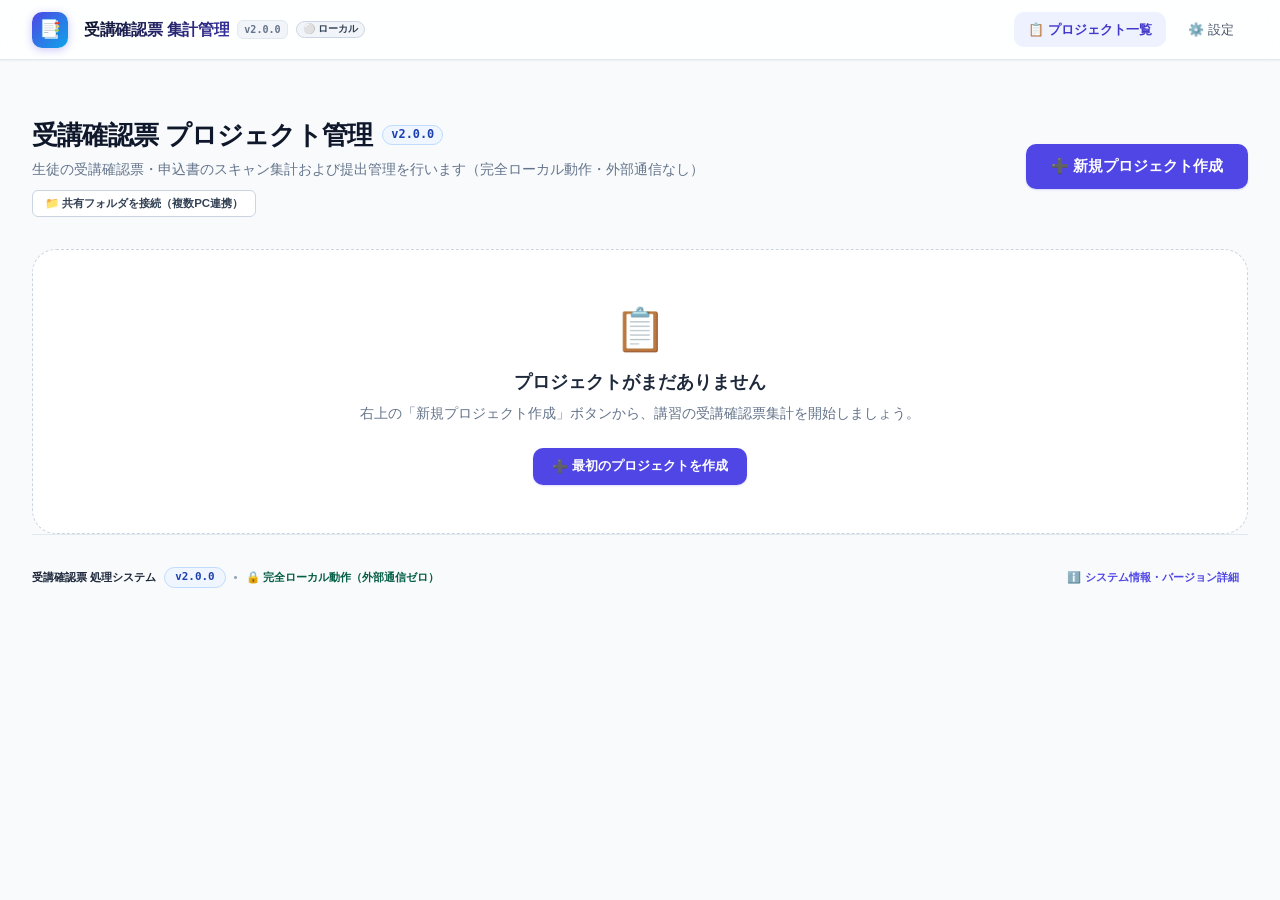
<file: index.html>
<!DOCTYPE html>
<html lang="ja">
<head>
  <meta charset="UTF-8">
  <meta name="viewport" content="width=device-width, initial-scale=1.0">
  <title>受講確認票 処理システム | 完全ローカル運用</title>
  <meta name="description" content="学習塾の期間講習（夏期・冬期・春期）および通常授業（前期・後期）受講確認票・申込書のスキャン集計および承認管理システム。外部通信を行わない完全クライアントサイド動作。">

  <!-- Content Security Policy (外部送信遮断・クライアント完結ポリシー) -->
  <meta http-equiv="Content-Security-Policy" content="default-src 'self'; script-src 'self' blob:; style-src 'self' 'unsafe-inline' https://fonts.googleapis.com; font-src 'self' https://fonts.gstatic.com data:; img-src 'self' data: blob:; connect-src 'self' blob:; worker-src 'self' blob:; object-src 'none'; base-uri 'self';">

  <!-- Fonts (Online + Local Fallback) -->
  <link rel="preconnect" href="https://fonts.googleapis.com">
  <link rel="preconnect" href="https://fonts.gstatic.com" crossorigin>
  <link href="https://fonts.googleapis.com/css2?family=Inter:wght@400;500;600;700;800&family=JetBrains+Mono:wght@500;700&family=Noto+Sans+JP:wght@400;500;700;800&display=swap" rel="stylesheet">

  <!-- CSS Stylesheets -->
  <link rel="stylesheet" href="css/variables.css?v=1.6.4">
  <link rel="stylesheet" href="css/base.css?v=1.6.4">
  <link rel="stylesheet" href="css/components.css?v=1.6.4">
  <link rel="stylesheet" href="css/pages.css?v=1.6.4">

  <!-- Global Error Trap for Bootstrap -->
  <script src="js/bootstrap-error.js?v=1.31.1"></script>

  <!-- Local Libraries (No External Network Dependencies) -->
  <script src="lib/dexie.min.js"></script>
  <script src="lib/pdf.min.js"></script>
  <script src="lib/zxing-library.min.js"></script>
  <script src="lib/xlsx.full.min.js"></script>

  <!-- Application Entry Point (ES Modules) -->
  <script type="module" src="js/app.js?v=1.21.0"></script>
</head>
<body>
  <!-- Header Bar -->
  <header class="app-header">
    <a href="#home" class="header-brand brand">
      <span class="brand-icon">📑</span>
      <div style="display: flex; align-items: center; gap: 8px;">
        <div class="brand-title">受講確認票 集計管理</div>
        <span class="brand-version" id="header-app-version">v2.0.0</span>
        <span id="header-sync-indicator" class="badge badge-gray" style="font-size: 0.72rem; padding: 2px 6px; cursor: pointer;" title="共有フォルダ接続状態（クリックで設定へ）">⚪ ローカル</span>
      </div>
    </a>

    <nav class="header-nav">
      <a href="#home" class="nav-link" id="nav-home">
        <span>📋</span> プロジェクト一覧
      </a>
      <a href="#settings" class="nav-link" id="nav-settings">
        <span>⚙️</span> 設定
      </a>
    </nav>
  </header>

  <!-- Main Content View Container -->
  <main class="app-main" id="app-content">
    <div style="text-align: center; padding: 60px 20px; color: var(--gray-500);">
      アプリケーションを読み込み中...
    </div>
  </main>
</body>
</html>
</file>
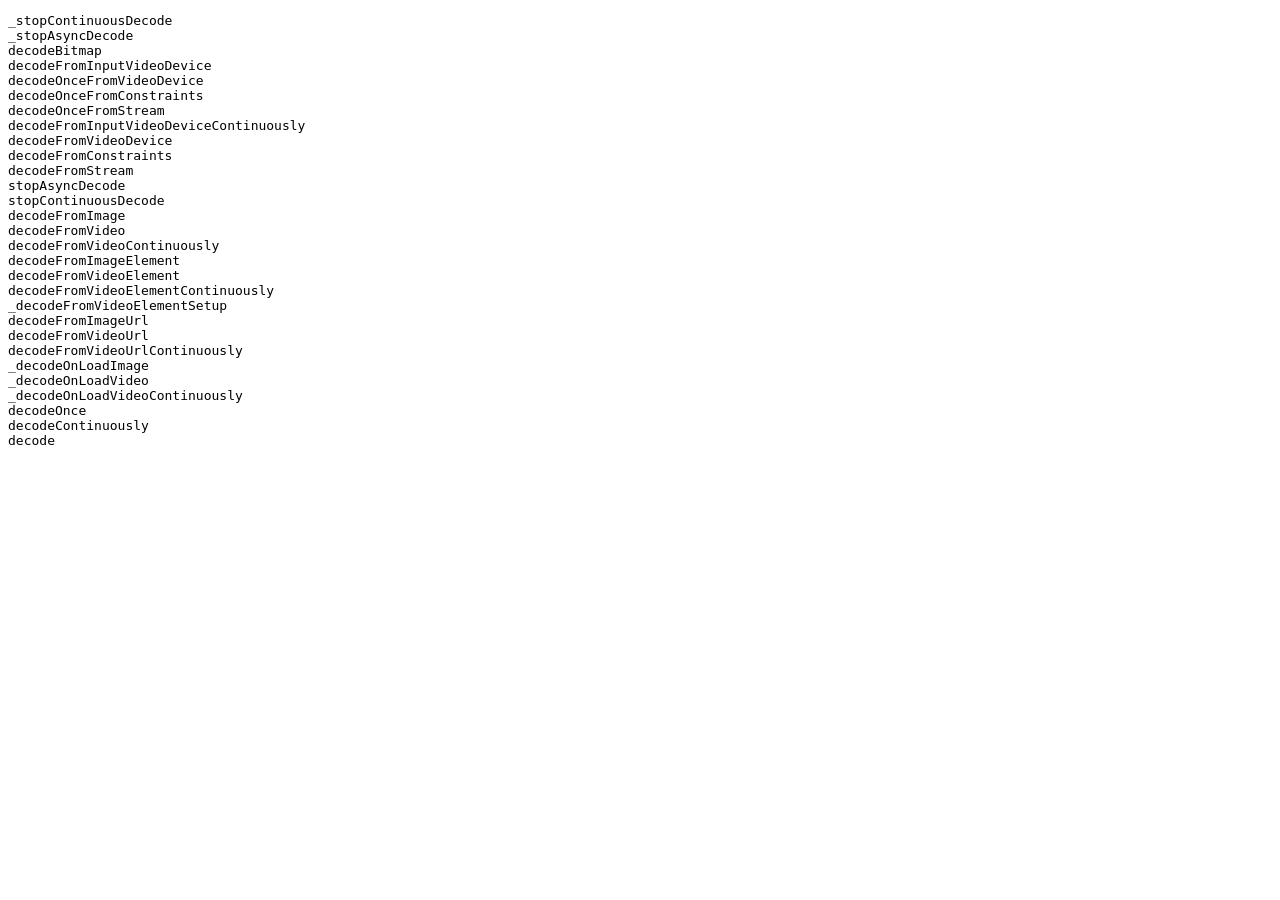
<file: scripts/inspect_zxing_methods.html>
<!DOCTYPE html>
<html>
<head>
  <script src="../lib/zxing-library.min.js"></script>
</head>
<body>
  <pre id="methods"></pre>
  <script>
    const reader = new ZXing.BrowserMultiFormatReader();
    const set = new Set();
    let curr = reader;
    while (curr) {
      Object.getOwnPropertyNames(curr).forEach(p => set.add(p));
      curr = Object.getPrototypeOf(curr);
    }
    const all = Array.from(set).filter(p => p.toLowerCase().includes('decode'));
    document.getElementById('methods').textContent = all.join('\n');
    console.log(all);
  </script>
</body>
</html>
</file>
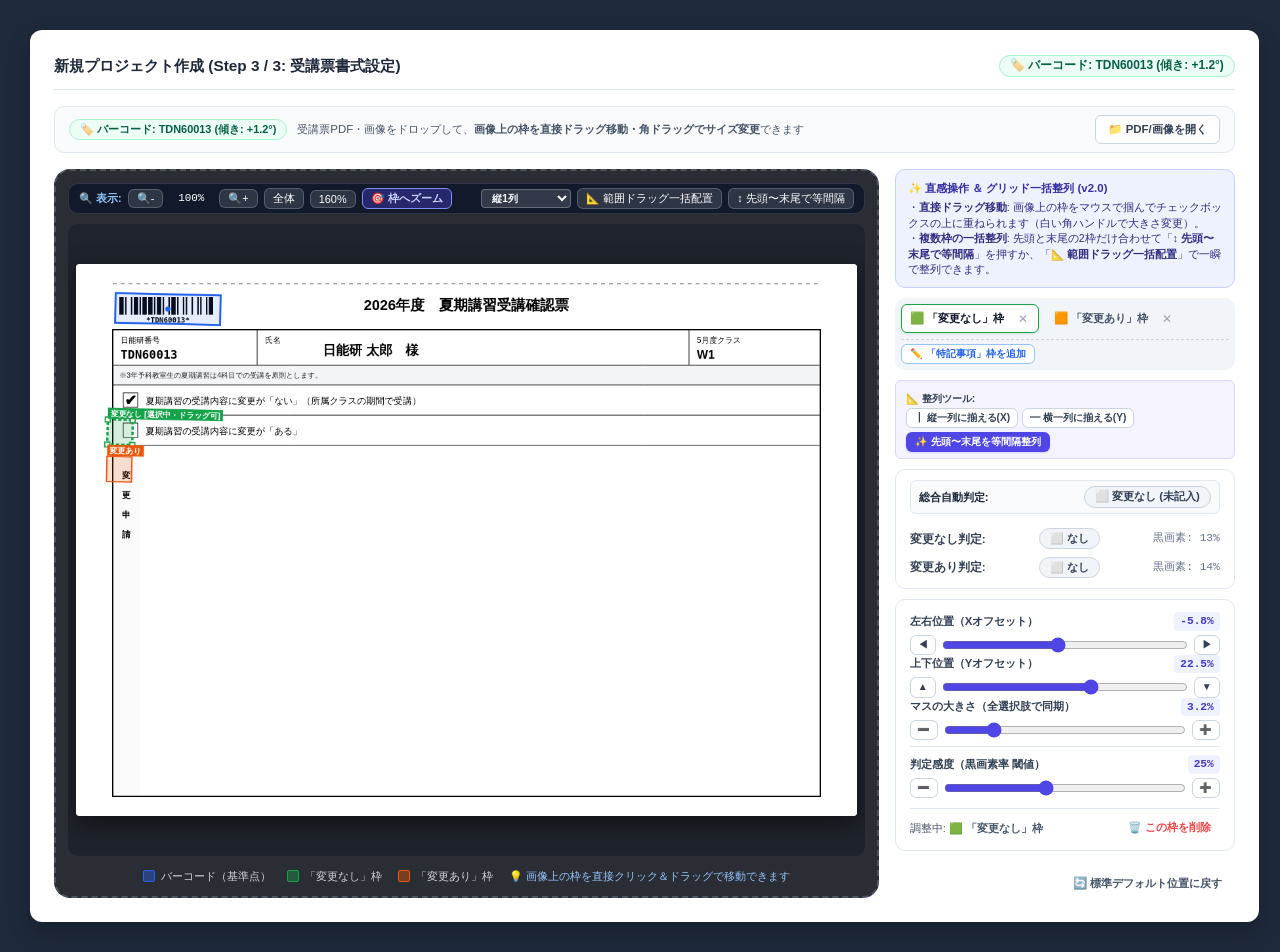
<file: scripts/preview_calibrator_success.html>
<!DOCTYPE html>
<html lang="ja">
<head>
  <meta charset="UTF-8">
  <title>Calibrator Success Preview</title>
  <link rel="stylesheet" href="../css/variables.css">
  <link rel="stylesheet" href="../css/base.css">
  <link rel="stylesheet" href="../css/components.css">
  <link rel="stylesheet" href="../css/pages.css">
  <script src="../lib/dexie.min.js"></script>
  <script src="../lib/xlsx.full.min.js"></script>
  <script src="../lib/pdf.min.js"></script>
  <script src="../lib/zxing-library.min.js"></script>
</head>
<body style="background: #1e293b; padding: 30px; display: flex; justify-content: center;">
  <div style="background: #ffffff; border-radius: 12px; width: 1350px; max-width: 96vw; padding: 24px; box-shadow: 0 10px 25px rgba(0,0,0,0.2);">
    <div style="display: flex; align-items: center; justify-content: space-between; margin-bottom: 16px; border-bottom: 1px solid var(--gray-200); padding-bottom: 12px;">
      <h3 style="margin: 0; font-size: 1.1rem; font-weight: 700;">新規プロジェクト作成 (Step 3 / 3: 受講票書式設定)</h3>
      <span class="badge badge-success" style="font-size: 0.85rem;">🏷️ バーコード: TDN60013 (傾き: +1.2°)</span>
    </div>
    <div id="calib-mount"></div>
  </div>

  <script type="module">
    import { TemplateCalibrator } from '../js/components/calibrator.js';

    const mount = document.getElementById('calib-mount');
    const calib = new TemplateCalibrator(mount);

    // わずかに傾き（1.2度）のある帳票としてシミュレーション描画
    if (calib.barcodeBox) {
      calib.barcodeBox.angle = 1.2 * Math.PI / 180;
      calib.barcodeBox.angleDeg = 1.2;
      calib.loadedPages[0].barcodeBox = calib.barcodeBox;
      calib.updatePaginationUI();
      calib.drawOverlay();
    }
  </script>
</body>
</html>
</file>
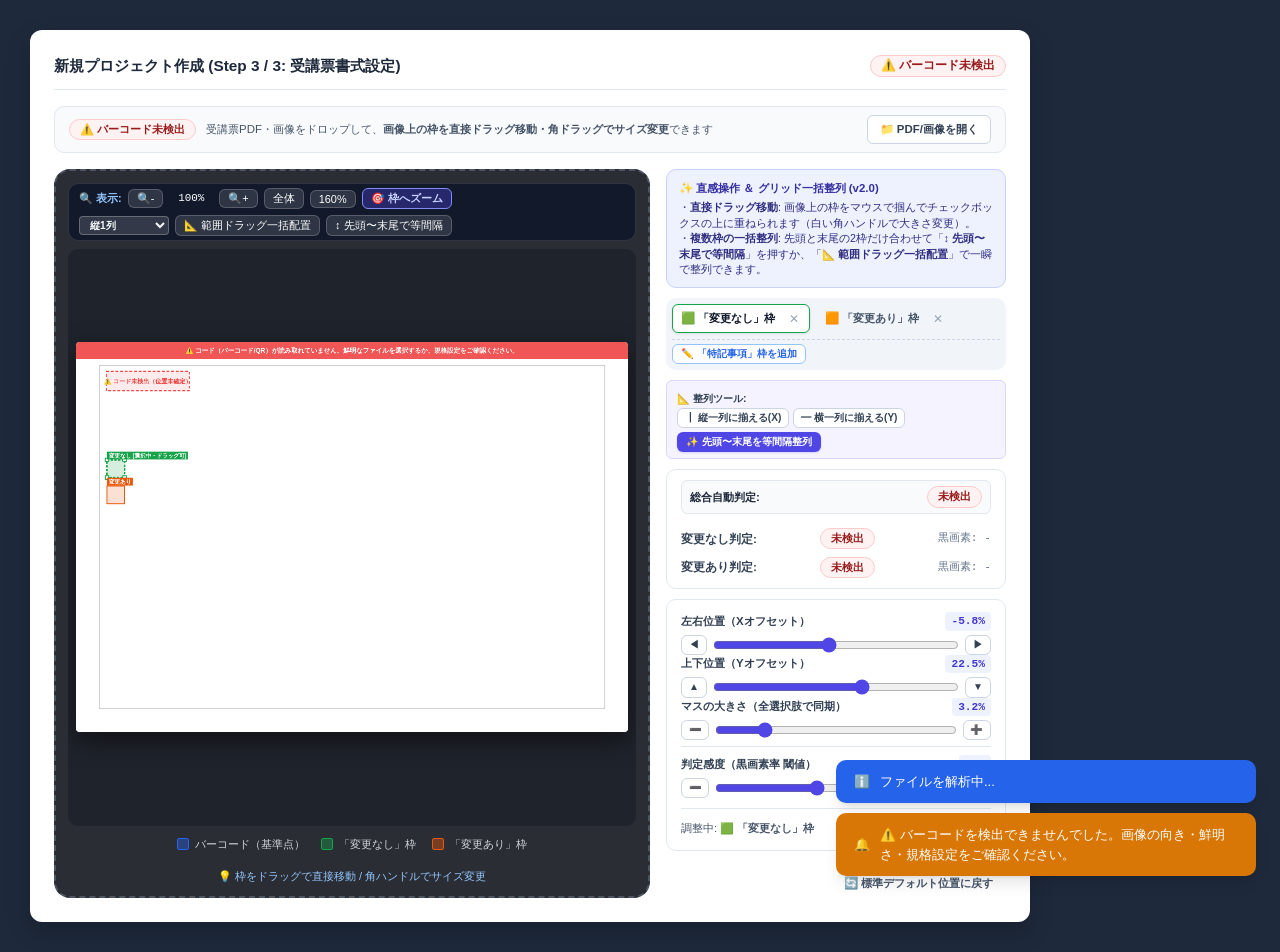
<file: scripts/preview_calibrator_warning.html>
<!DOCTYPE html>
<html lang="ja">
<head>
  <meta charset="UTF-8">
  <title>Calibrator Warning Preview</title>
  <link rel="stylesheet" href="../css/variables.css">
  <link rel="stylesheet" href="../css/base.css">
  <link rel="stylesheet" href="../css/components.css">
  <link rel="stylesheet" href="../css/pages.css">
  <script src="../lib/dexie.min.js"></script>
  <script src="../lib/xlsx.full.min.js"></script>
  <script src="../lib/pdf.min.js"></script>
  <script src="../lib/zxing-library.min.js"></script>
</head>
<body style="background: #1e293b; padding: 30px; display: flex; justify-content: center;">
  <div style="background: #ffffff; border-radius: 12px; width: 1000px; padding: 24px; box-shadow: 0 10px 25px rgba(0,0,0,0.2);">
    <div style="display: flex; align-items: center; justify-content: space-between; margin-bottom: 16px; border-bottom: 1px solid var(--gray-200); padding-bottom: 12px;">
      <h3 style="margin: 0; font-size: 1.1rem; font-weight: 700;">新規プロジェクト作成 (Step 3 / 3: 受講票書式設定)</h3>
      <span class="badge badge-danger" style="font-size: 0.85rem;">⚠️ バーコード未検出</span>
    </div>
    <div id="calib-mount"></div>
  </div>

  <script type="module">
    import { TemplateCalibrator } from '../js/components/calibrator.js';

    const mount = document.getElementById('calib-mount');
    const calib = new TemplateCalibrator(mount);

    // サンプル画像を未検出状態（白紙画像）として読み込ませる
    const cv = document.createElement('canvas');
    cv.width = 1190;
    cv.height = 840;
    const ctx = cv.getContext('2d');
    ctx.fillStyle = '#ffffff';
    ctx.fillRect(0, 0, cv.width, cv.height);
    // 帳票風の枠線
    ctx.strokeStyle = '#cccccc';
    ctx.lineWidth = 2;
    ctx.strokeRect(50, 50, cv.width - 100, cv.height - 100);

    const blob = await new Promise(r => cv.toBlob(r, 'image/png'));
    const file = new File([blob], 'sample_unreadable.png', { type: 'image/png' });
    await calib.loadFile(file);
  </script>
</body>
</html>
</file>
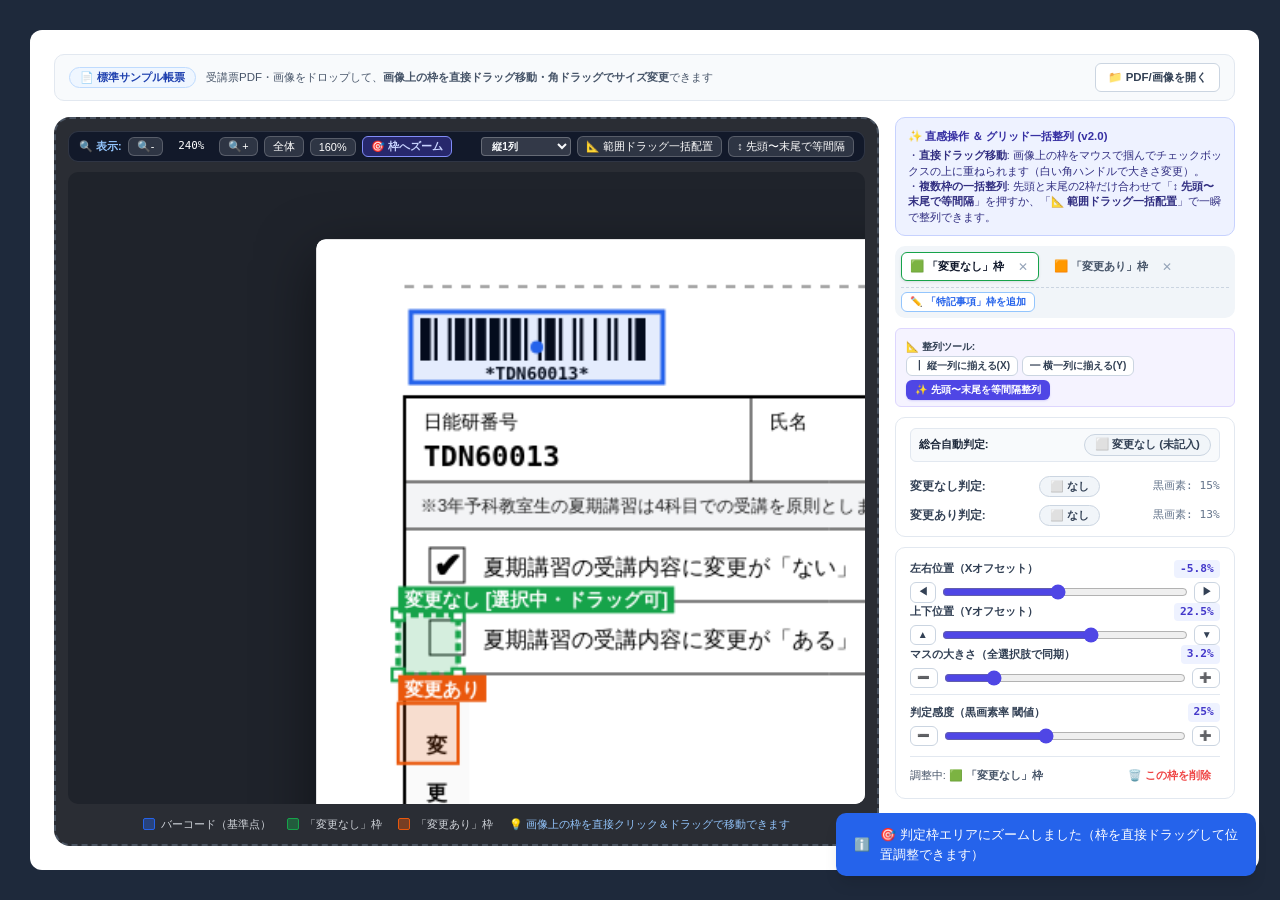
<file: scripts/preview_focus.html>
<!DOCTYPE html>
<html lang="ja">
<head>
  <meta charset="UTF-8">
  <link rel="stylesheet" href="../css/variables.css">
  <link rel="stylesheet" href="../css/base.css">
  <link rel="stylesheet" href="../css/components.css">
  <link rel="stylesheet" href="../css/pages.css">
  <script src="../lib/dexie.min.js"></script>
  <script src="../lib/xlsx.full.min.js"></script>
  <script src="../lib/pdf.min.js"></script>
  <script src="../lib/zxing-library.min.js"></script>
</head>
<body style="background: #1e293b; padding: 30px; display: flex; justify-content: center;">
  <div style="background: #ffffff; border-radius: 12px; width: 1350px; max-width: 96vw; padding: 24px;">
    <div id="calib-mount"></div>
  </div>
  <script type="module">
    import { TemplateCalibrator } from '../js/components/calibrator.js';
    const mount = document.getElementById('calib-mount');
    const calib = new TemplateCalibrator(mount);
    setTimeout(function() {
      calib.focusTargetArea();
    }, 100);
  </script>
</body>
</html>
</file>
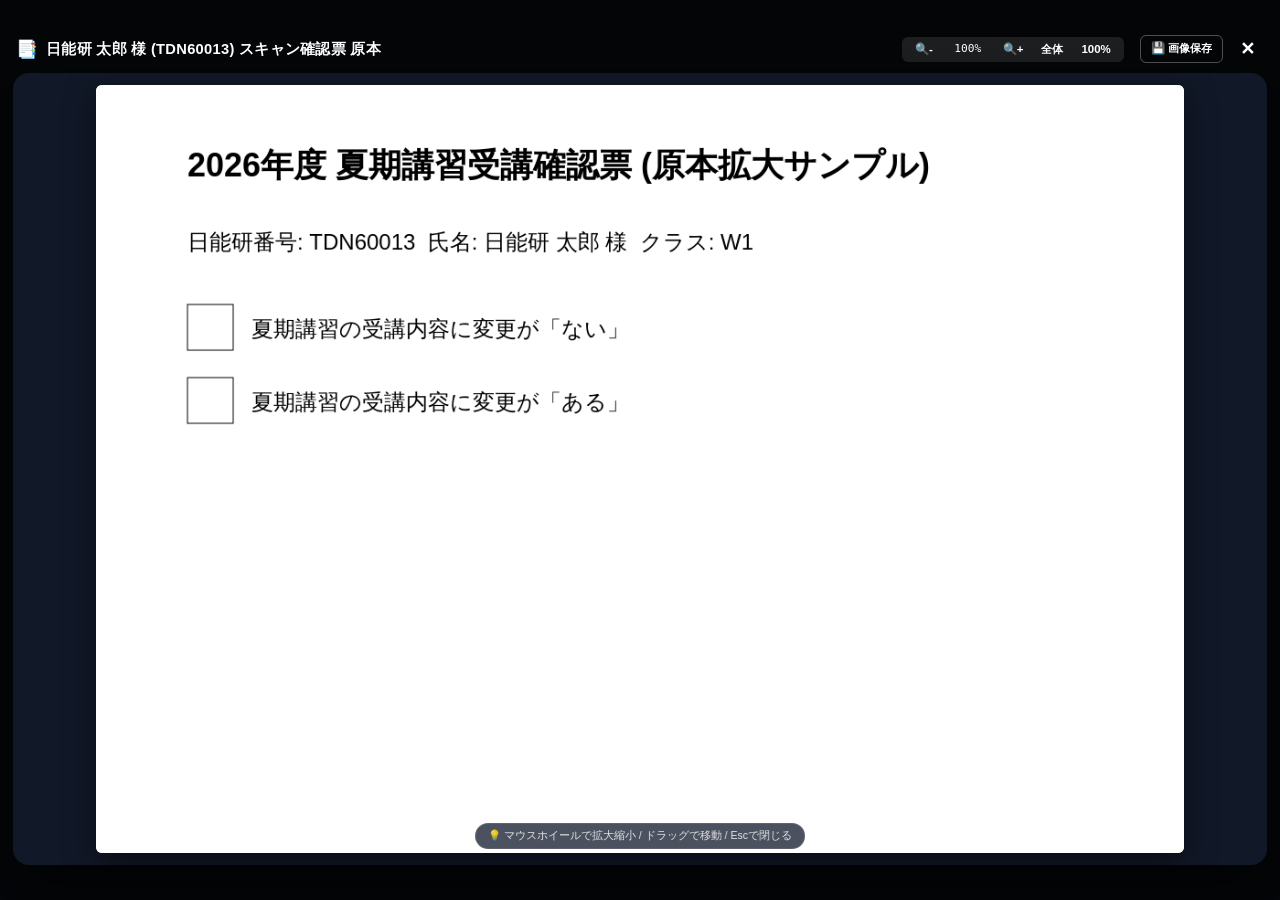
<file: scripts/preview_lightbox.html>
<!DOCTYPE html>
<html lang="ja">
<head>
  <meta charset="UTF-8">
  <link rel="stylesheet" href="../css/variables.css">
  <link rel="stylesheet" href="../css/base.css">
  <link rel="stylesheet" href="../css/components.css">
  <link rel="stylesheet" href="../css/pages.css">
</head>
<body style="background: #1e293b; margin: 0; padding: 0;">
  <script type="module">
    import { UI } from '../js/utils/ui.js';
    
    // サンプル帳票Canvasを作成してデータURL化
    const cv = document.createElement('canvas');
    cv.width = 1190;
    cv.height = 840;
    const ctx = cv.getContext('2d');
    ctx.fillStyle = '#ffffff';
    ctx.fillRect(0, 0, cv.width, cv.height);
    ctx.fillStyle = '#000000';
    ctx.font = 'bold 36px sans-serif';
    ctx.fillText('2026年度 夏期講習受講確認票 (原本拡大サンプル)', 100, 100);
    ctx.font = '24px sans-serif';
    ctx.fillText('日能研番号: TDN60013  氏名: 日能研 太郎 様  クラス: W1', 100, 180);
    
    // チェックボックス
    ctx.strokeRect(100, 240, 50, 50);
    ctx.fillText('夏期講習の受講内容に変更が「ない」', 170, 275);
    ctx.strokeRect(100, 320, 50, 50);
    ctx.fillText('夏期講習の受講内容に変更が「ある」', 170, 355);

    const dataUrl = cv.toDataURL('image/png');
    UI.showImageLightbox(dataUrl, '日能研 太郎 様 (TDN60013) スキャン確認票 原本');
  </script>
</body>
</html>
</file>
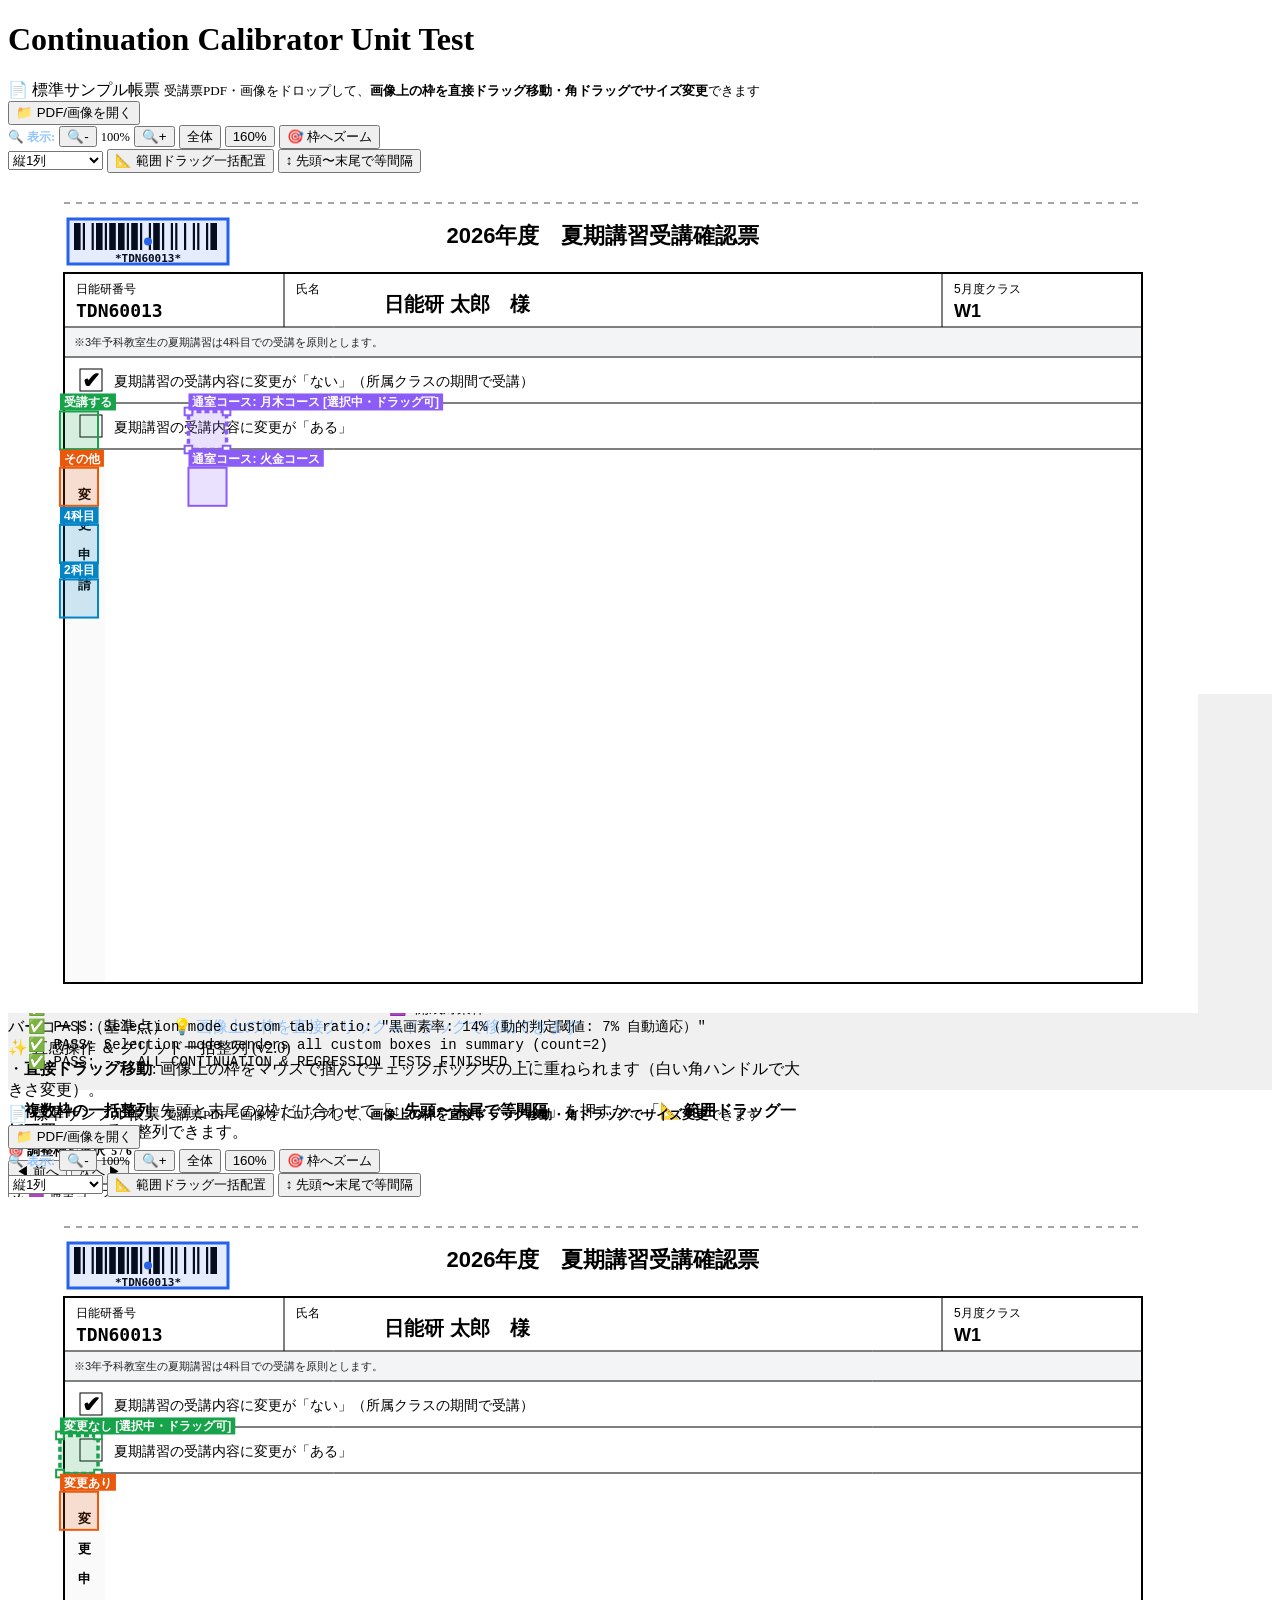
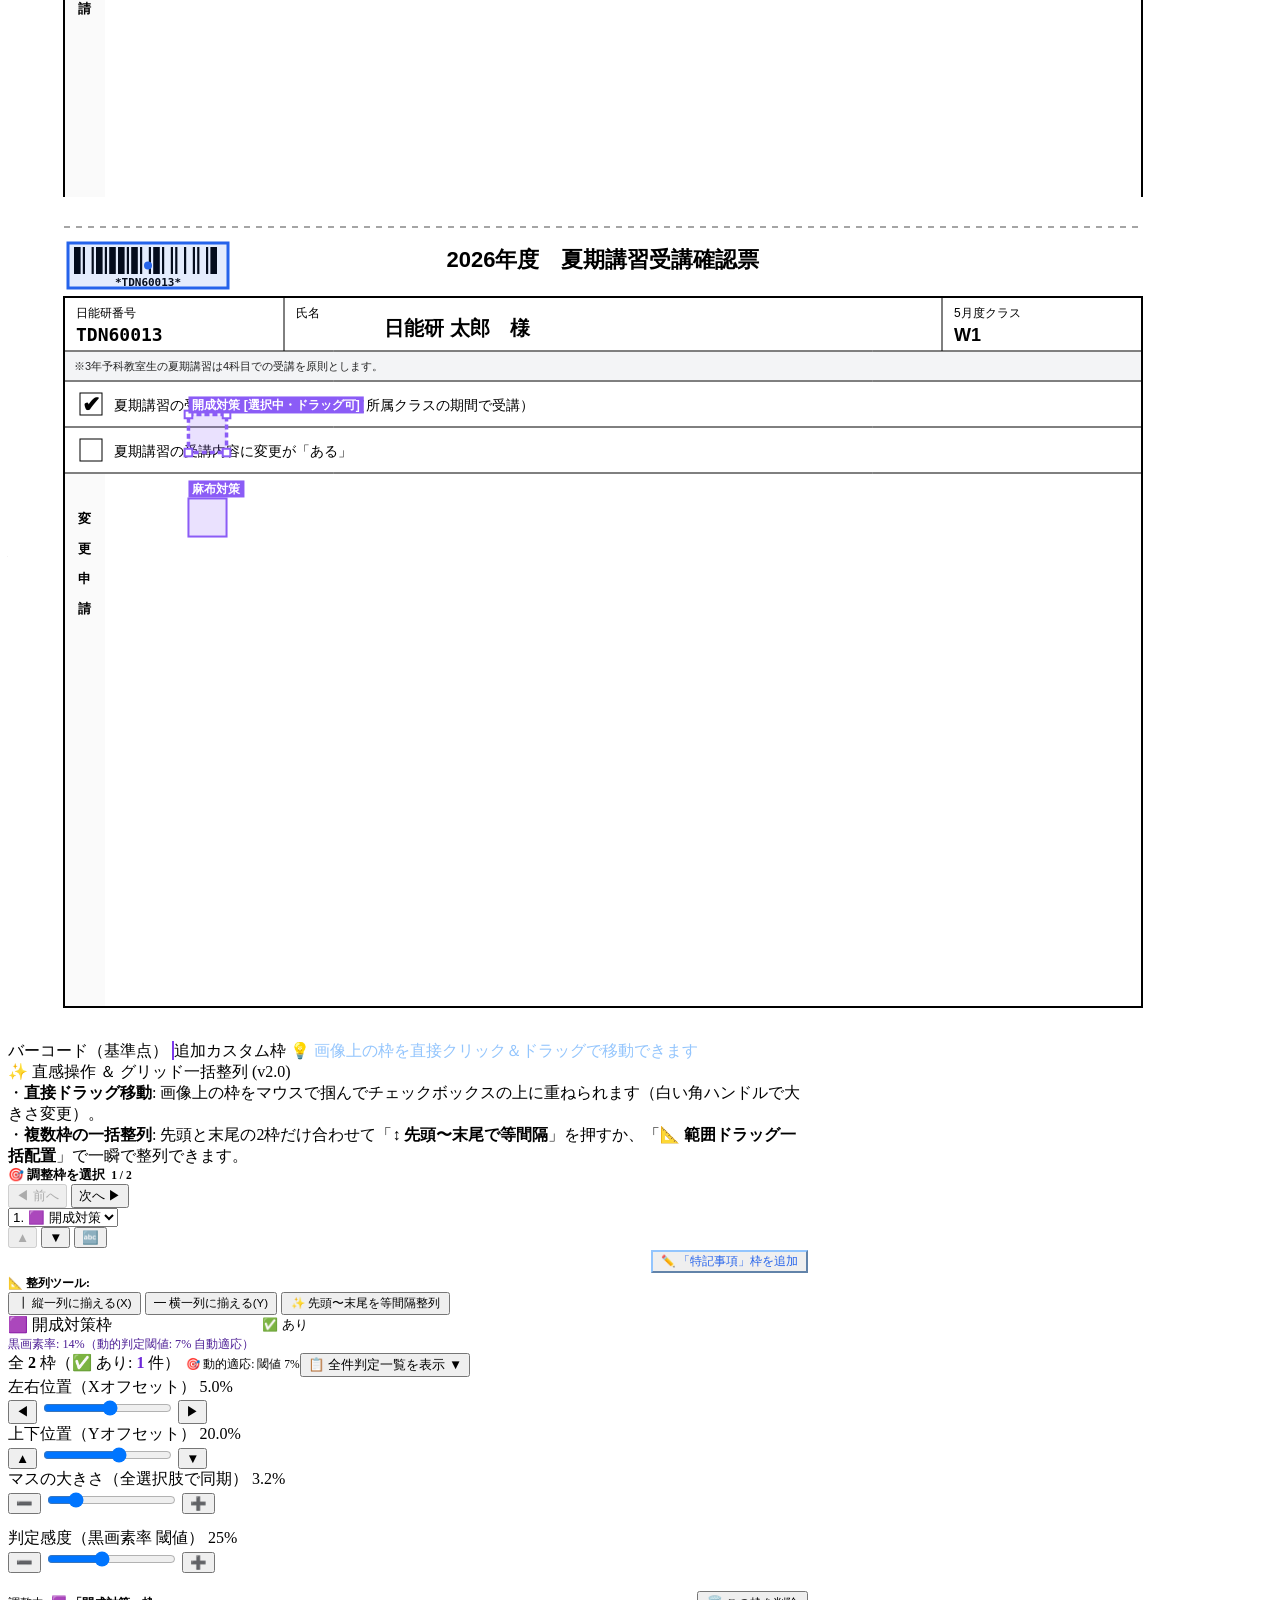
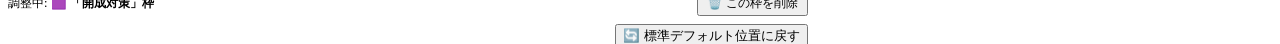
<file: scripts/test_continuation_calibrator.html>
<!DOCTYPE html>
<html lang="ja">
<head>
  <meta charset="UTF-8">
  <title>Continuation Calibrator Unit Test</title>
  <script src="../lib/dexie.min.js"></script>
  <script src="../lib/xlsx.full.min.js"></script>
  <script src="../lib/pdf.min.js"></script>
  <script src="../lib/zxing-library.min.js"></script>
</head>
<body>
  <h1>Continuation Calibrator Unit Test</h1>
  <div id="test-container" style="width: 800px; height: 600px;"></div>
  <pre id="test-results" style="font-size: 14px; background: #f0f0f0; padding: 20px;"></pre>

  <script type="module">
    import { CheckboxEngine } from '../js/checkbox.js';
    import { TemplateCalibrator } from '../js/components/calibrator.js';

    const log = [];
    function report(msg, pass = true) {
      const line = `${pass ? '✅ PASS' : '❌ FAIL'}: ${msg}`;
      log.push(line);
      console.log(line);
      document.getElementById('test-results').textContent = log.join('\n');
    }

    async function runTests() {
      try {
        console.log('--- STARTING CONTINUATION CALIBRATOR TESTS ---');

        // 1. 継続確認モード
        const mount = document.getElementById('test-container');
        const contTemplate = CheckboxEngine.getDefaultContinuationTemplate(3);
        const calib = new TemplateCalibrator(mount, contTemplate, null, { allowStandardBoxes: false });

        const switchTab = (tabId) => {
          const btn = mount.querySelector(`.calib-tab-btn[data-tab="${tabId}"]`);
          if (btn) {
            btn.click();
          } else {
            calib.activeTab = tabId;
            calib.updateTabsUI();
            calib.syncSlidersFromTemplate();
            calib.drawOverlay();
          }
        };

        // 1. 「受講する」枠
        switchTab('participate');
        const activeTitlePart = mount.querySelector('#eval-active-title').textContent;
        const activeRatioPart = mount.querySelector('#eval-active-ratio').textContent;
        report(`Continuation participate tab title: "${activeTitlePart}"`, activeTitlePart.includes('受講する'));
        report(`Continuation participate tab ratio: "${activeRatioPart}"`, activeRatioPart.includes('黒画素率:'));

        // 2. 「その他」枠
        switchTab('other');
        const activeTitleOther = mount.querySelector('#eval-active-title').textContent;
        const activeRatioOther = mount.querySelector('#eval-active-ratio').textContent;
        report(`Continuation other tab title: "${activeTitleOther}"`, activeTitleOther.includes('その他'));
        report(`Continuation other tab ratio: "${activeRatioOther}"`, activeRatioOther.includes('黒画素率:'));

        // 3. 「4科目」枠
        switchTab('subject4');
        const activeTitleSub4 = mount.querySelector('#eval-active-title').textContent;
        const activeRatioSub4 = mount.querySelector('#eval-active-ratio').textContent;
        report(`Continuation subject4 tab title: "${activeTitleSub4}"`, activeTitleSub4.includes('4科目'));
        report(`Continuation subject4 tab ratio: "${activeRatioSub4}"`, activeRatioSub4.includes('黒画素率:'));

        // 4. 「2科目」枠
        switchTab('subject2');
        const activeTitleSub2 = mount.querySelector('#eval-active-title').textContent;
        const activeRatioSub2 = mount.querySelector('#eval-active-ratio').textContent;
        report(`Continuation subject2 tab title: "${activeTitleSub2}"`, activeTitleSub2.includes('2科目'));
        report(`Continuation subject2 tab ratio: "${activeRatioSub2}"`, activeRatioSub2.includes('黒画素率:'));

        // 5. 学年別項目「月木コース」
        switchTab('opt_mon_thu');
        const customOptTitle = mount.querySelector('#eval-active-title').textContent;
        const customOptRatio = mount.querySelector('#eval-active-ratio').textContent;
        report(`Continuation custom field tab title: "${customOptTitle}"`, customOptTitle.includes('通室コース: 「月木コース」'));
        report(`Continuation custom field tab ratio: "${customOptRatio}"`, customOptRatio.includes('黒画素率:'));

        // 6. アコーディオン内の一覧行数（全6枠: 受講する, その他, 4科, 2科, 月木, 火金）
        const customRows = mount.querySelectorAll('#eval-custom-rows .eval-row');
        report(`Continuation mode summary list has 6 rows (actual=${customRows.length})`, customRows.length === 6);

        // 7. サマリーバーのテキスト
        const summaryText = mount.querySelector('#eval-summary-text').textContent;
        report(`Summary bar text shows "全 6 枠" (actual="${summaryText}")`, summaryText.includes('全 6 枠'));

        // 8. 総合自動判定の表示
        const overallStatus = mount.querySelector('#eval-overall-status').textContent;
        report(`Overall status badge exists (text="${overallStatus}")`, overallStatus.length > 0);

        // 9. 通常モード（期間講習受講確認モード: 変更なし／変更あり）の検証
        const mount2 = document.createElement('div');
        mount2.style.width = '800px';
        mount2.style.height = '600px';
        document.body.appendChild(mount2);
        const calibStandard = new TemplateCalibrator(mount2, { allowStandardBoxes: true });
        calibStandard.setTemplate(CheckboxEngine.getDefaultTemplate());
        const standardNoChangeRatio = mount2.querySelector('#eval-no-change-ratio').textContent;
        const standardHasChangeRatio = mount2.querySelector('#eval-has-change-ratio').textContent;
        report(`Standard mode displays noChange ratio ("${standardNoChangeRatio}")`, standardNoChangeRatio.includes('黒画素:'));
        report(`Standard mode displays hasChange ratio ("${standardHasChangeRatio}")`, standardHasChangeRatio.includes('黒画素:'));

        // 10. 講座選択モード（志望校別講座などの customBoxes）の検証
        const mount3 = document.createElement('div');
        mount3.style.width = '800px';
        mount3.style.height = '600px';
        document.body.appendChild(mount3);
        const selectionTemplate = {
          threshold: 0.25,
          customBoxes: [
            { id: 'course_1', label: '開成対策', dx: 0.05, dy: 0.2, size: 0.032 },
            { id: 'course_2', label: '麻布対策', dx: 0.05, dy: 0.3, size: 0.032 }
          ]
        };
        const calibSelection = new TemplateCalibrator(mount3, selectionTemplate, null, { allowStandardBoxes: false });
        const selSmartSelect = mount3.querySelector('#calib-smart-box-select');
        if (selSmartSelect) {
          selSmartSelect.value = 'course_1';
          selSmartSelect.dispatchEvent(new Event('change'));
        } else {
          calibSelection.activeTab = 'course_1';
          calibSelection.updateTabsUI();
          calibSelection.syncSlidersFromTemplate();
          calibSelection.drawOverlay();
        }
        const selActiveContainerDisplay = mount3.querySelector('#eval-active-focus-container').style.display;
        const selActiveTitle = mount3.querySelector('#eval-active-title').textContent;
        const selActiveRatio = mount3.querySelector('#eval-active-ratio').textContent;
        report(`Selection mode active focus container display: "${selActiveContainerDisplay}"`, selActiveContainerDisplay === 'flex');
        report(`Selection mode custom tab title: "${selActiveTitle}"`, selActiveTitle.includes('開成対策'));
        report(`Selection mode custom tab ratio: "${selActiveRatio}"`, selActiveRatio.includes('黒画素率:'));
        const selRows = mount3.querySelectorAll('#eval-custom-rows .eval-row');
        report(`Selection mode renders all custom boxes in summary (count=${selRows.length})`, selRows.length === 2);

        report('--- ALL CONTINUATION & REGRESSION TESTS FINISHED ---', true);
        window.TESTS_FINISHED = true;
      } catch (err) {
        console.error('Test error:', err);
        report(`Fatal Error: ${err.message}`, false);
        window.TESTS_FINISHED = true;
      }
    }

    runTests();
  </script>
</body>
</html>
</file>
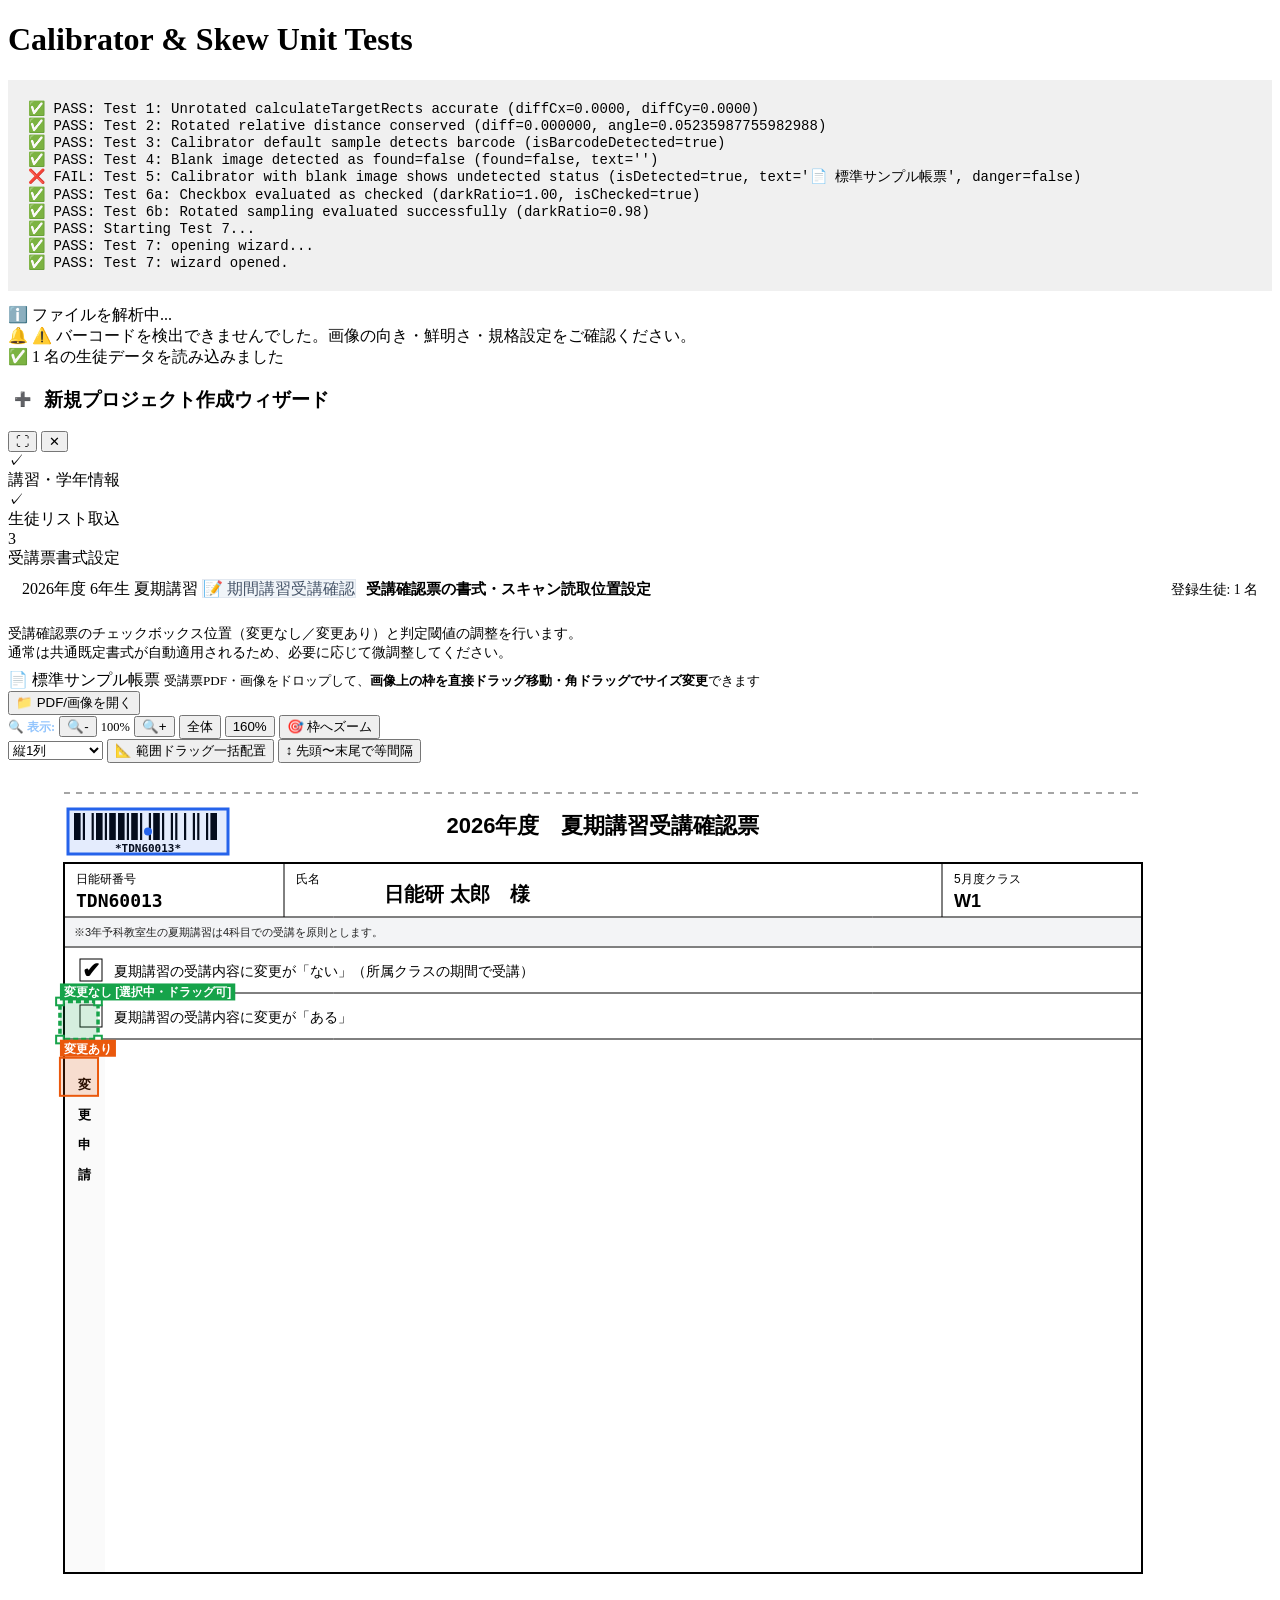
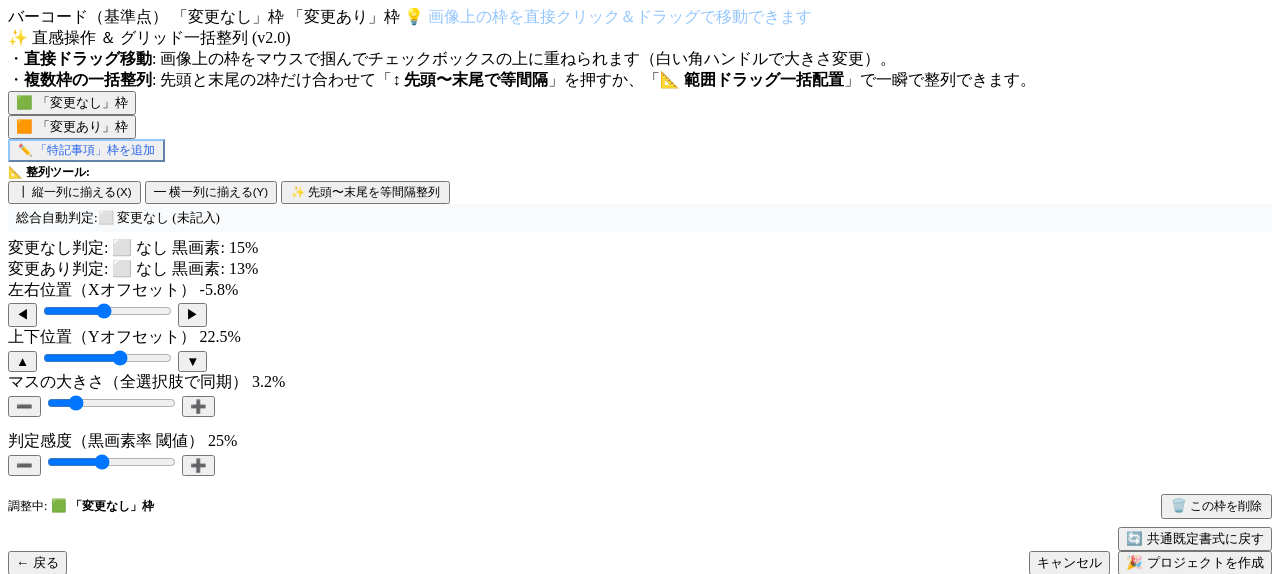
<file: scripts/test_unit_calibrator.html>
<!DOCTYPE html>
<html lang="ja">
<head>
  <meta charset="UTF-8">
  <title>Calibrator & Skew Correction Unit Tests</title>
  <script src="../lib/dexie.min.js"></script>
  <script src="../lib/xlsx.full.min.js"></script>
  <script src="../lib/pdf.min.js"></script>
  <script src="../lib/zxing-library.min.js"></script>
</head>
<body>
  <h1>Calibrator & Skew Unit Tests</h1>
  <div id="test-container" style="width: 800px; height: 600px; display: none;"></div>
  <pre id="test-results" style="font-size: 14px; background: #f0f0f0; padding: 20px;"></pre>

  <script type="module">
    import { ScannerEngine } from '../js/scanner.js';
    import { CheckboxEngine } from '../js/checkbox.js';
    import { TemplateCalibrator } from '../js/components/calibrator.js';

    const log = [];
    function report(msg, pass = true) {
      const line = `${pass ? '✅ PASS' : '❌ FAIL'}: ${msg}`;
      log.push(line);
      console.log(line);
      document.getElementById('test-results').textContent = log.join('\n');
    }

    async function runTests() {
      try {
        console.log('--- STARTING UNIT TESTS ---');

        // Test 1: CheckboxEngine calculateTargetRects with 0 rad angle
        {
          const cv = document.createElement('canvas');
          cv.width = 1000;
          cv.height = 700;
          const barcodeBox = { centerX: 130, centerY: 70, width: 150, height: 40, angle: 0, angleDeg: 0 };
          const template = CheckboxEngine.getDefaultTemplate();
          const rects = CheckboxEngine.calculateTargetRects(cv, barcodeBox, template);

          const expectedCx = 130 + template.noChangeBox.dx * cv.width;
          const expectedCy = 70 + template.noChangeBox.dy * cv.height;
          const diffCx = Math.abs(rects.noChangeRect.cx - expectedCx);
          const diffCy = Math.abs(rects.noChangeRect.cy - expectedCy);

          report(`Test 1: Unrotated calculateTargetRects accurate (diffCx=${diffCx.toFixed(4)}, diffCy=${diffCy.toFixed(4)})`, diffCx < 0.001 && diffCy < 0.001);
        }

        // Test 2: CheckboxEngine calculateTargetRects with Skew Angle (+3 degrees)
        {
          const cv = document.createElement('canvas');
          cv.width = 1000;
          cv.height = 700;
          const angleDeg = 3.0;
          const angleRad = angleDeg * Math.PI / 180;
          const barcodeBox = { centerX: 130, centerY: 70, width: 150, height: 40, angle: angleRad, angleDeg };
          const template = CheckboxEngine.getDefaultTemplate();
          const rects = CheckboxEngine.calculateTargetRects(cv, barcodeBox, template);

          // ノルム保存（回転前後で距離が一致するか）
          const unrotDx = template.noChangeBox.dx * cv.width;
          const unrotDy = template.noChangeBox.dy * cv.height;
          const origDist = Math.hypot(unrotDx, unrotDy);

          const rotDx = rects.noChangeRect.cx - barcodeBox.centerX;
          const rotDy = rects.noChangeRect.cy - barcodeBox.centerY;
          const rotDist = Math.hypot(rotDx, rotDy);

          const distDiff = Math.abs(origDist - rotDist);
          report(`Test 2: Rotated relative distance conserved (diff=${distDiff.toFixed(6)}, angle=${rects.noChangeRect.angle})`, distDiff < 0.0001 && rects.noChangeRect.angle === angleRad);
        }

        // Test 3: TemplateCalibrator initial sample state
        {
          const mount = document.getElementById('test-container');
          const calib = new TemplateCalibrator(mount);
          const isDetected = calib.isBarcodeDetected();
          report(`Test 3: Calibrator default sample detects barcode (isBarcodeDetected=${isDetected})`, isDetected === true);
        }

        // Test 4: ScannerEngine detects unreadable image correctly (returns found: false)
        {
          const blankCv = document.createElement('canvas');
          blankCv.width = 800;
          blankCv.height = 600;
          const ctx = blankCv.getContext('2d');
          ctx.fillStyle = '#ffffff';
          ctx.fillRect(0, 0, 800, 600);

          const res = await ScannerEngine.detectBarcode(blankCv);
          report(`Test 4: Blank image detected as found=false (found=${res.found}, text='${res.text}')`, res.found === false && res.text === '');
        }

        // Test 5: Calibrator loading unreadable image triggers isBarcodeDetected() === false
        {
          const mount = document.getElementById('test-container');
          const calib = new TemplateCalibrator(mount);

          const blankCv = document.createElement('canvas');
          blankCv.width = 600;
          blankCv.height = 400;
          const bctx = blankCv.getContext('2d');
          bctx.fillStyle = '#f8f8f8';
          bctx.fillRect(0, 0, 600, 400);

          const blob = await new Promise(r => blankCv.toBlob(r, 'image/png'));
          const file = new File([blob], 'unreadable.png', { type: 'image/png' });

          await calib.loadFile(file);
          // Wait for loadFile img.onload
          await new Promise(r => setTimeout(r, 200));

          const isDetected = calib.isBarcodeDetected();
          const badgeEl = mount.querySelector('#calib-page-badge');
          const badgeText = badgeEl ? badgeEl.textContent : '';
          const badgeHasDanger = badgeEl ? badgeEl.classList.contains('badge-danger') : false;

          report(`Test 5: Calibrator with blank image shows undetected status (isDetected=${isDetected}, text='${badgeText}', danger=${badgeHasDanger})`, 
            isDetected === false && badgeText.includes('未検出') && badgeHasDanger === true);
        }

        // Test 6: Checkbox evaluation with rotation
        {
          const cv = document.createElement('canvas');
          cv.width = 400;
          cv.height = 400;
          const ctx = cv.getContext('2d');
          ctx.fillStyle = '#ffffff';
          ctx.fillRect(0, 0, 400, 400);
          // 黒い正方形を (100, 100) に描画
          ctx.fillStyle = '#000000';
          ctx.fillRect(80, 80, 40, 40);

          // 角度0で評価
          const rect0 = { x: 80, y: 80, w: 40, h: 40, cx: 100, cy: 100, angle: 0 };
          const eval0 = CheckboxEngine.evaluateCheckbox(cv, rect0, 0.25);
          report(`Test 6a: Checkbox evaluated as checked (darkRatio=${eval0.darkRatio.toFixed(2)}, isChecked=${eval0.isChecked})`, eval0.isChecked === true && eval0.darkRatio > 0.9);

          // 角度をつけて評価（サンプリングが正しく動くか）
          const rectRot = { x: 80, y: 80, w: 40, h: 40, cx: 100, cy: 100, angle: 0.05 };
          const evalRot = CheckboxEngine.evaluateCheckbox(cv, rectRot, 0.25);
          report(`Test 6b: Rotated sampling evaluated successfully (darkRatio=${evalRot.darkRatio.toFixed(2)})`, evalRot.darkRatio > 0.7);
        }

        // Test 7: Wizard step 3 blocks project creation when barcode undetected
        report('Starting Test 7...', true);
        try {
          const { HomePage } = await import('../js/pages/home.js');
          const { UI } = await import('../js/utils/ui.js');
          const { DB } = await import('../js/db.js');

          // IndexedDBのIPCに依存しないようgetSettingsをモック
          DB.getSettings = async () => ({
            defaultScanTemplate: CheckboxEngine.getDefaultTemplate(),
            staffNames: ['山田 太郎']
          });

          // トーストメッセージをスパイ
          let lastToast = null;
          const origShowToast = UI.showToast;
          UI.showToast = (msg, type) => {
            lastToast = { msg, type };
            origShowToast(msg, type);
          };

          report('Test 7: opening wizard...', true);
          await HomePage.openNewProjectWizard(2026);
          report('Test 7: wizard opened.', true);

          const modals = document.querySelectorAll('.modal-overlay');
          const modal = modals[modals.length - 1];
          if (!modal) throw new Error('Modal not opened');

          // Step 1 -> Step 2
          modal.querySelector('#btn-wiz-next').click();
          await new Promise(r => setTimeout(r, 20));

          // Step 2: 生徒追加
          const csvInput = modal.querySelector('#csv-file-input');
          if (!csvInput) throw new Error('csvInput not found in modal, body: ' + modal.innerHTML.slice(0, 150));
          const csvContent = "日能研番号,氏名,フリガナ,学年,クラス,受講科目数,受講番号\nTDN60013,テスト,テスト,6年,M2,4科,01\n";
          const csvBlob = new Blob([csvContent], { type: 'text/csv' });
          const csvFile = new File([csvBlob], 'test.csv', { type: 'text/csv' });
          const dt = new DataTransfer();
          dt.items.add(csvFile);
          csvInput.files = dt.files;
          csvInput.dispatchEvent(new Event('change', { bubbles: true }));
          await new Promise(r => setTimeout(r, 100));

          // Step 2 -> Step 3
          modal.querySelector('#btn-wiz-next').click();
          await new Promise(r => setTimeout(r, 100));

          // Step 3: バーコード未検出画像を読み込ませる
          const blankCv = document.createElement('canvas');
          blankCv.width = 400; blankCv.height = 300;
          const blob = await new Promise(r => blankCv.toBlob(r, 'image/png'));
          const imgFile = new File([blob], 'blank.png', { type: 'image/png' });
          const fileInput = modal.querySelector('#calib-file-input');
          const dtImg = new DataTransfer();
          dtImg.items.add(imgFile);
          fileInput.files = dtImg.files;
          fileInput.dispatchEvent(new Event('change', { bubbles: true }));
          await new Promise(r => setTimeout(r, 100));

          // 「この書式設定でプロジェクト作成」をクリック
          lastToast = null;
          modal.querySelector('#btn-wiz-next').click();
          await new Promise(r => setTimeout(r, 20));

          const isBlocked = lastToast && lastToast.type === 'error' && lastToast.msg.includes('バーコードが読み取れていません');
          const modalStillOpen = !!document.querySelector('.modal-overlay');

          report(`Test 7: Wizard step 3 blocked when barcode undetected (toast='${lastToast ? lastToast.msg : 'none'}', blocked=${isBlocked}, modalOpen=${modalStillOpen})`,
            isBlocked && modalStillOpen);

          modal.remove();
          UI.showToast = origShowToast;
        } catch (err7) {
          report(`Test 7 error: ${err7.message}`, false);
        }

        // Test 8: TemplateCalibrator zoom & pan controls & target focus
        {
          const mount = document.getElementById('test-container');
          const calib = new TemplateCalibrator(mount);

          const initialZoom = calib.zoomLevel;
          report(`Test 8a: Initial zoom is 1.0 (zoom=${initialZoom})`, initialZoom === 1.0);

          // ズームイン
          const zoomInBtn = mount.querySelector('#btn-calib-zoom-in');
          zoomInBtn.click();
          report(`Test 8b: Zoom in increases zoomLevel (zoom=${calib.zoomLevel.toFixed(2)})`, calib.zoomLevel > 1.0);

          // 判定枠フォーカス
          const focusBtn = mount.querySelector('#btn-calib-focus-target');
          focusBtn.click();
          report(`Test 8c: Focus target sets zoomLevel >= 2.0 (zoom=${calib.zoomLevel.toFixed(2)})`, calib.zoomLevel >= 2.0);

          // 全体フィット
          const fitBtn = mount.querySelector('#btn-calib-zoom-fit');
          fitBtn.click();
          report(`Test 8d: Zoom fit resets zoomLevel to 1.0 (zoom=${calib.zoomLevel})`, calib.zoomLevel === 1.0);
        }

        // Test 9: Wizard step 3 modal-2xl and maximize toggle
        {
          const { HomePage } = await import('../js/pages/home.js');
          await HomePage.openNewProjectWizard(2026);
          const modals = document.querySelectorAll('.modal-overlay');
          const modal = modals[modals.length - 1];

          // Step 1 -> Step 2
          modal.querySelector('#btn-wiz-next').click();
          await new Promise(r => setTimeout(r, 50));

          // CSV読み込み
          const csvInput = modal.querySelector('#csv-file-input');
          const csvContent = "日能研番号,氏名,フリガナ,学年,クラス,受講科目数,受講番号\nTDN60013,テスト,テスト,6年,M2,4科,01\n";
          const dt = new DataTransfer();
          dt.items.add(new File([new Blob([csvContent])], 'test.csv'));
          csvInput.files = dt.files;
          csvInput.dispatchEvent(new Event('change', { bubbles: true }));
          await new Promise(r => setTimeout(r, 100));

          // Step 2 -> Step 3
          modal.querySelector('#btn-wiz-next').click();
          await new Promise(r => setTimeout(r, 100));

          const content = modal.querySelector('.modal-content');
          const hasModal2xl = content.classList.contains('modal-2xl');
          report(`Test 9a: Wizard Step 3 modal has modal-2xl class (has=${hasModal2xl})`, hasModal2xl);

          const maxBtn = modal.querySelector('#btn-wiz-maximize');
          report(`Test 9b: Maximize button exists in Step 3 header`, !!maxBtn);

          maxBtn.click();
          const isFullscreen = content.classList.contains('modal-fullscreen');
          report(`Test 9c: Clicking maximize adds modal-fullscreen class (isFullscreen=${isFullscreen})`, isFullscreen);

          maxBtn.click();
          const isRestored = !content.classList.contains('modal-fullscreen');
          report(`Test 9d: Clicking maximize again restores modal (isRestored=${isRestored})`, isRestored);

          modal.remove();
        }

        // Test 10: UI.showImageLightbox functionality
        {
          const { UI } = await import('../js/utils/ui.js');
          const sampleDataUrl = '[data-uri]';
          UI.showImageLightbox(sampleDataUrl, 'テスト確認票');

          const lb = document.querySelector('.image-lightbox-overlay');
          report(`Test 10a: UI.showImageLightbox opens overlay`, !!lb);

          const lbImg = lb ? lb.querySelector('#lb-img') : null;
          report(`Test 10b: Lightbox contains image element`, !!lbImg);

          const zoomInBtn = lb.querySelector('#lb-zoom-in');
          zoomInBtn.click();
          const zoomValText = lb.querySelector('#lb-zoom-val').textContent;
          report(`Test 10c: Lightbox zoom-in button updates zoom (${zoomValText})`, zoomValText !== '100%');

          const closeBtn = lb.querySelector('.btn-close-lightbox');
          closeBtn.click();
          const isClosed = !document.querySelector('.image-lightbox-overlay');
          report(`Test 10d: Close button removes lightbox overlay`, isClosed);
        }

        // Test 11: Threshold lower limit of 10% removed
        {
          const mount = document.getElementById('test-container');
          const calib = new TemplateCalibrator(mount);

          const rngTh = mount.querySelector('#rng-threshold');
          const minVal = parseFloat(rngTh.min);
          report(`Test 11a: Threshold slider min is 0 or less (min=${rngTh.min})`, minVal <= 0);

          // スライダーで 0.05 (5%) に設定
          rngTh.value = 0.05;
          rngTh.dispatchEvent(new Event('input', { bubbles: true }));

          const tpl = calib.getTemplate();
          const valBadge = mount.querySelector('#val-threshold').textContent;
          report(`Test 11b: Threshold can be set to 5% (threshold=${tpl.threshold}, badge=${valBadge})`, tpl.threshold === 0.05 && valBadge === '5%');

          // 微調整マイナスボタンでさらに下げる (0.04)
          const minusBtn = mount.querySelector('.btn-nudge[data-target="threshold"][data-delta="-0.01"]');
          if (minusBtn) {
            minusBtn.click();
            const tplAfterMinus = calib.getTemplate();
            report(`Test 11c: Nudge minus button reduces threshold below 10% (threshold=${tplAfterMinus.threshold})`, tplAfterMinus.threshold === 0.04);
          } else {
            report(`Test 11c: Nudge minus button exists for threshold`, false);
          }
        }

        report('--- ALL 11 UNIT & INTEGRATION TESTS COMPLETED ---', true);
        window.TESTS_FINISHED = true;
      } catch (err) {
        console.error('Test execution error:', err);
        report(`Fatal Error: ${err.message}`, false);
        window.TESTS_FINISHED = true;
      }
    }

    runTests();
  </script>
</body>
</html>
</file>
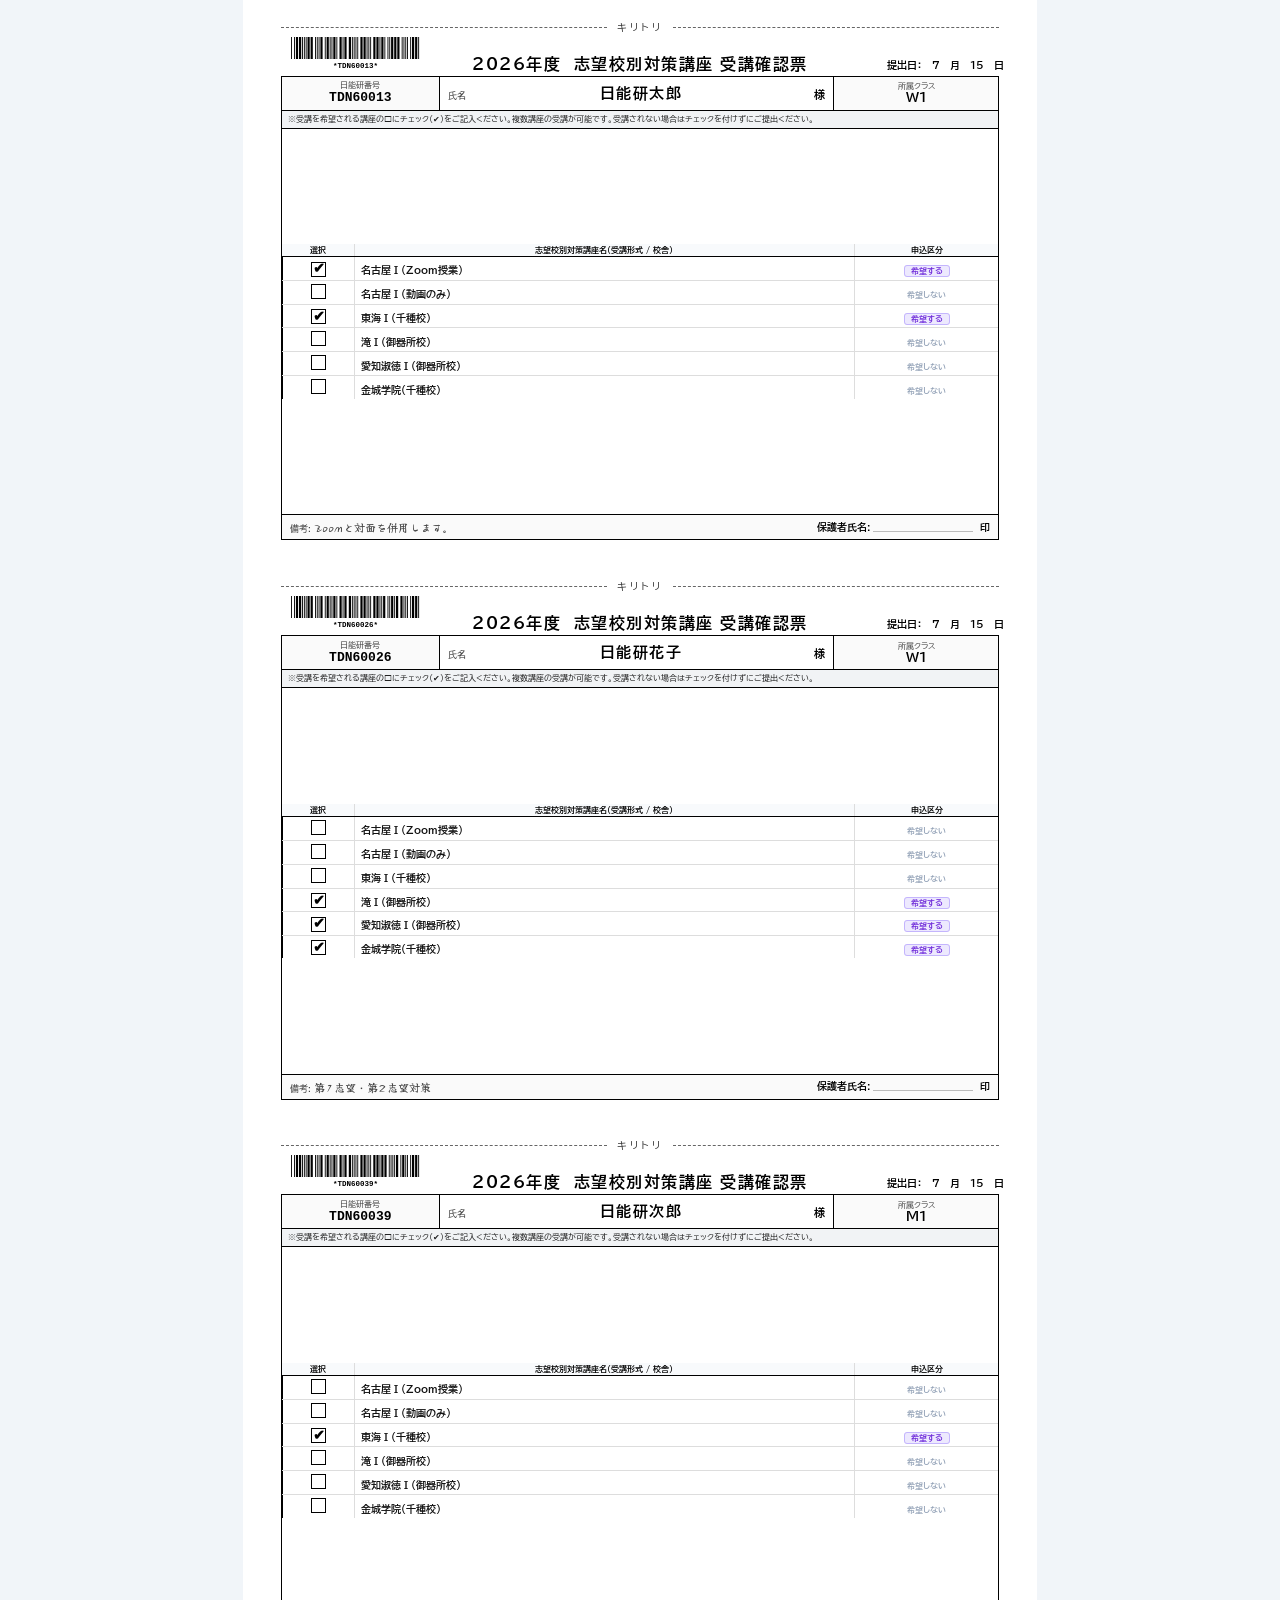
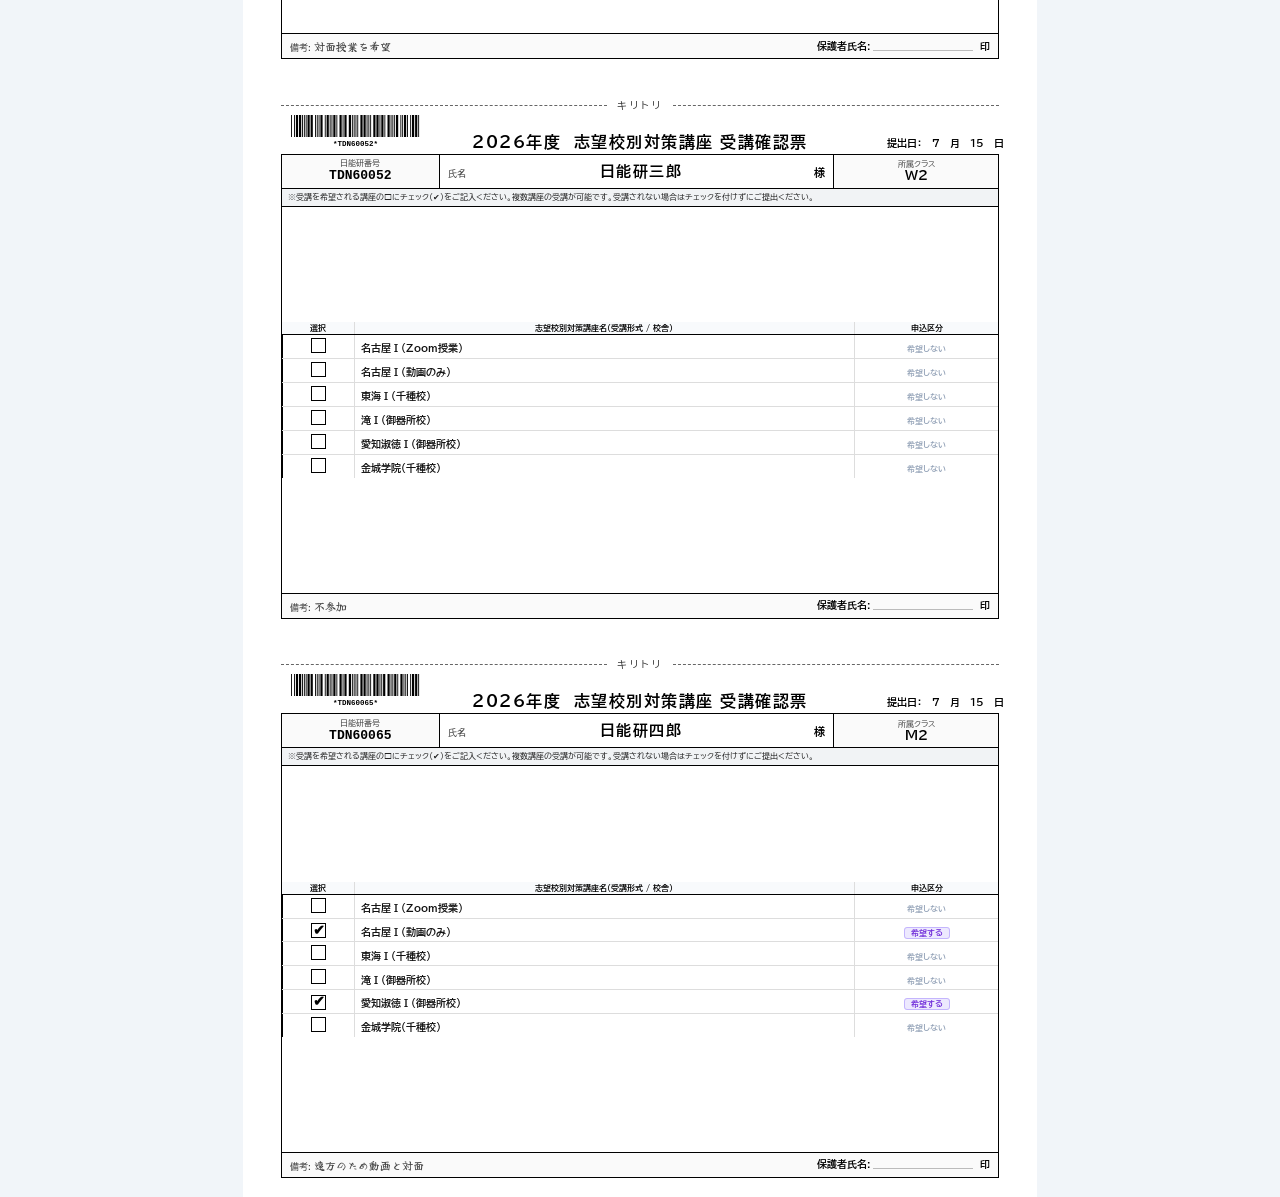
<file: test_data/講座選択_記入済プレビュー.html>
<!DOCTYPE html>
<html lang="ja">
<head>
    <meta charset="UTF-8">
    <title>2026年度 志望校別対策講座 受講確認票 - 記入済テスト用</title>
    <style>
        @import url('https://fonts.googleapis.com/css2?family=BIZ+UDPGothic:wght@400;700&family=Yuji+Boku&display=swap');

        @page {
            size: A5 landscape;
            margin: 0;
        }

        *, *::before, *::after {
            box-sizing: border-box;
            margin: 0;
            padding: 0;
        }

        body {
            font-family: "BIZ UDPGothic", "Hiragino Kaku Gothic ProN", "Meiryo", sans-serif;
            color: #000;
            background-color: #f1f5f9;
            -webkit-font-smoothing: antialiased;
        }

        .form-page {
            width: 210mm;
            height: 148mm;
            margin: 0 auto;
            background: #ffffff;
            padding: 6mm 10mm 5mm 10mm;
            page-break-after: always;
            box-sizing: border-box;
            display: flex;
            flex-direction: column;
            justify-content: flex-start;
        }

        .cut-line-container {
            display: flex;
            align-items: center;
            width: 100%;
            margin-bottom: 5px;
        }

        .cut-line-left, .cut-line-right {
            flex-grow: 1;
            border-top: 1px dashed #666;
        }

        .cut-label {
            padding: 0 10px;
            font-size: 9.5px;
            color: #333;
            letter-spacing: 3px;
            font-weight: 500;
        }

        .form-wrapper {
            width: 100%;
            flex-grow: 1;
            display: flex;
            flex-direction: column;
        }

        .form-header {
            display: grid;
            grid-template-columns: 110px 1fr 110px;
            align-items: flex-end;
            margin-bottom: 4px;
            padding: 0 2px;
        }

        .header-left {
            text-align: left;
        }

        .barcode-box {
            display: inline-block;
        }

        .header-center {
            text-align: center;
        }

        .form-title {
            font-size: 15.5px;
            font-weight: 900;
            letter-spacing: 1.5px;
            color: #000;
            white-space: nowrap;
        }

        .header-right {
            text-align: right;
            padding-bottom: 2px;
        }

        .submit-date {
            font-size: 9.5px;
            font-weight: bold;
            white-space: nowrap;
        }

        .form-table {
            width: 100%;
            border-collapse: collapse;
            border: 1.8px solid #000;
            flex-grow: 1;
        }

        .form-table td {
            border: 1px solid #000;
            vertical-align: middle;
        }

        .row-student-info {
            height: 34px;
        }

        .cell-id {
            width: 22%;
            text-align: center;
            padding: 2px 4px;
            background: #fafafa;
        }

        .cell-label {
            font-size: 8px;
            color: #444;
            margin-bottom: 1px;
        }

        .cell-value-id {
            font-family: "Consolas", "Courier New", monospace;
            font-size: 13px;
            font-weight: bold;
        }

        .cell-name {
            width: 55%;
            padding: 2px 8px;
        }

        .name-container {
            display: flex;
            align-items: baseline;
            justify-content: space-between;
            width: 100%;
        }

        .cell-label-name {
            font-size: 8.5px;
            color: #444;
            width: 24px;
        }

        .cell-value-name {
            font-weight: bold;
            text-align: center;
            flex-grow: 1;
        }

        .cell-honorific {
            font-size: 11px;
            font-weight: bold;
            margin-left: 4px;
        }

        .cell-class {
            width: 23%;
            text-align: center;
            padding: 2px 4px;
            background: #fafafa;
        }

        .cell-label-class {
            font-size: 8px;
            color: #444;
            margin-bottom: 1px;
        }

        .cell-value-class {
            font-size: 13px;
            font-weight: bold;
        }

        .row-notice {
            background-color: #f1f3f5;
            height: 18px;
        }

        .cell-notice {
            padding: 2px 6px;
            font-size: 7.5px;
            color: #222;
        }

        .cell-course-table-container {
            padding: 0;
        }

        .course-sub-table {
            width: 100%;
            border-collapse: collapse;
        }

        .course-sub-table th {
            background: #f8fafc;
            border-bottom: 1px solid #000;
            border-right: 1px solid #ddd;
            font-size: 8px;
            padding: 2px 6px;
            font-weight: bold;
            text-align: center;
        }

        .course-sub-table th:last-child {
            border-right: none;
        }

        .course-sub-table td {
            border-bottom: 1px solid #ddd;
            border-right: 1px solid #ddd;
            padding: 3px 6px;
        }

        .course-sub-table td:last-child {
            border-right: none;
        }

        .course-sub-table tr:last-child td {
            border-bottom: none;
        }

        .cell-chk {
            text-align: center;
        }

        .checkbox-box {
            display: inline-flex;
            align-items: center;
            justify-content: center;
            width: 15px;
            height: 15px;
            border: 1.5px solid #000;
            background: #fff;
            margin: 0 auto;
        }

        .check-mark {
            font-size: 14px;
            font-weight: 900;
            color: #000;
            line-height: 1;
            transform: translate(0.5px, -1px);
        }

        .course-label {
            font-size: 10px;
            font-weight: bold;
            color: #111;
        }

        .cell-course-status {
            text-align: center;
        }

        .status-tag {
            font-size: 8px;
            padding: 1px 6px;
            border-radius: 3px;
            font-weight: bold;
        }

        .tag-selected {
            background: #ede9fe;
            color: #6d28d9;
            border: 1px solid #c4b5fd;
        }

        .tag-none {
            color: #94a3b8;
        }

        .cell-footer {
            padding: 4px 8px;
            background: #fafafa;
            height: 24px;
        }
    </style>
</head>
<body>
    
    <div class="form-page">
        <div class="cut-line-container">
            <div class="cut-line-left"></div>
            <span class="cut-label">キリトリ</span>
            <div class="cut-line-right"></div>
        </div>

        <div class="form-wrapper">
            <div class="form-header">
                <div class="header-left">
                    <div class="barcode-box">
                        <svg xmlns="http://www.w3.org/2000/svg" viewBox="0 0 145.0 33" width="145.0" height="33">
        <rect width="100%" height="100%" fill="#fff"/>
        <rect x="8.0" y="0" width="0.9" height="22" fill="#000" /><rect x="11.1" y="0" width="0.9" height="22" fill="#000" /><rect x="12.9" y="0" width="2.2" height="22" fill="#000" /><rect x="16.0" y="0" width="2.2" height="22" fill="#000" /><rect x="19.1" y="0" width="0.9" height="22" fill="#000" /><rect x="20.9" y="0" width="0.9" height="22" fill="#000" /><rect x="22.7" y="0" width="0.9" height="22" fill="#000" /><rect x="24.5" y="0" width="2.2" height="22" fill="#000" /><rect x="27.6" y="0" width="2.2" height="22" fill="#000" /><rect x="32.0" y="0" width="0.9" height="22" fill="#000" /><rect x="33.8" y="0" width="0.9" height="22" fill="#000" /><rect x="35.6" y="0" width="0.9" height="22" fill="#000" /><rect x="37.4" y="0" width="2.2" height="22" fill="#000" /><rect x="41.8" y="0" width="0.9" height="22" fill="#000" /><rect x="43.6" y="0" width="2.2" height="22" fill="#000" /><rect x="46.7" y="0" width="0.9" height="22" fill="#000" /><rect x="48.5" y="0" width="0.9" height="22" fill="#000" /><rect x="50.3" y="0" width="2.2" height="22" fill="#000" /><rect x="53.4" y="0" width="0.9" height="22" fill="#000" /><rect x="56.5" y="0" width="2.2" height="22" fill="#000" /><rect x="59.6" y="0" width="0.9" height="22" fill="#000" /><rect x="61.4" y="0" width="2.2" height="22" fill="#000" /><rect x="65.8" y="0" width="2.2" height="22" fill="#000" /><rect x="68.9" y="0" width="0.9" height="22" fill="#000" /><rect x="70.7" y="0" width="0.9" height="22" fill="#000" /><rect x="72.5" y="0" width="0.9" height="22" fill="#000" /><rect x="74.3" y="0" width="0.9" height="22" fill="#000" /><rect x="77.4" y="0" width="2.2" height="22" fill="#000" /><rect x="80.5" y="0" width="2.2" height="22" fill="#000" /><rect x="83.6" y="0" width="0.9" height="22" fill="#000" /><rect x="85.4" y="0" width="0.9" height="22" fill="#000" /><rect x="87.2" y="0" width="0.9" height="22" fill="#000" /><rect x="90.3" y="0" width="2.2" height="22" fill="#000" /><rect x="93.4" y="0" width="2.2" height="22" fill="#000" /><rect x="96.5" y="0" width="0.9" height="22" fill="#000" /><rect x="98.3" y="0" width="2.2" height="22" fill="#000" /><rect x="101.4" y="0" width="0.9" height="22" fill="#000" /><rect x="104.5" y="0" width="0.9" height="22" fill="#000" /><rect x="106.3" y="0" width="0.9" height="22" fill="#000" /><rect x="108.1" y="0" width="2.2" height="22" fill="#000" /><rect x="111.2" y="0" width="2.2" height="22" fill="#000" /><rect x="114.3" y="0" width="2.2" height="22" fill="#000" /><rect x="118.7" y="0" width="0.9" height="22" fill="#000" /><rect x="120.5" y="0" width="0.9" height="22" fill="#000" /><rect x="122.3" y="0" width="0.9" height="22" fill="#000" /><rect x="124.1" y="0" width="0.9" height="22" fill="#000" /><rect x="127.2" y="0" width="0.9" height="22" fill="#000" /><rect x="129.0" y="0" width="2.2" height="22" fill="#000" /><rect x="132.1" y="0" width="2.2" height="22" fill="#000" /><rect x="135.2" y="0" width="0.9" height="22" fill="#000" />
        <text x="72.5" y="31" font-family="Consolas, monospace" font-size="7.5" font-weight="bold" text-anchor="middle" fill="#000">*TDN60013*</text>
    </svg>
                    </div>
                </div>
                <div class="header-center">
                    <h1 class="form-title">2026年度　志望校別対策講座 受講確認票</h1>
                </div>
                <div class="header-right">
                    <div class="submit-date">提出日：　 7 　月　 15 　日</div>
                </div>
            </div>

            <table class="form-table">
                <tr class="row-student-info">
                    <td class="cell-id">
                        <div class="cell-label">日能研番号</div>
                        <div class="cell-value-id">TDN60013</div>
                    </td>
                    <td class="cell-name">
                        <div class="name-container">
                            <span class="cell-label-name">氏名</span>
                            <span class="cell-value-name" style="font-size: 15px; letter-spacing: 1.5px;">日能研太郎</span>
                            <span class="cell-honorific">様</span>
                        </div>
                    </td>
                    <td class="cell-class">
                        <div class="cell-label-class">所属クラス</div>
                        <div class="cell-value-class">W1</div>
                    </td>
                </tr>

                <tr class="row-notice">
                    <td colspan="3" class="cell-notice">
                        ※受講を希望される講座の□にチェック（✔）をご記入ください。複数講座の受講が可能です。受講されない場合はチェックを付けずにご提出ください。
                    </td>
                </tr>

                <tr class="row-course-header">
                    <td colspan="3" class="cell-course-table-container">
                        <table class="course-sub-table">
                            <thead>
                                <tr>
                                    <th style="width: 10%;">選択</th>
                                    <th style="width: 70%;">志望校別対策講座名（受講形式 / 校舎）</th>
                                    <th style="width: 20%;">申込区分</th>
                                </tr>
                            </thead>
                            <tbody>
                                
            <tr class="row-course">
                <td class="cell-chk">
                    <div class="checkbox-box checked-box"><span class="check-mark">✔</span></div>
                </td>
                <td class="cell-course-name">
                    <span class="course-label">名古屋Ⅰ（Zoom授業）</span>
                </td>
                <td class="cell-course-status">
                    <span class="status-tag tag-selected">希望する</span>
                </td>
            </tr>
        
            <tr class="row-course">
                <td class="cell-chk">
                    <div class="checkbox-box "></div>
                </td>
                <td class="cell-course-name">
                    <span class="course-label">名古屋Ⅰ（動画のみ）</span>
                </td>
                <td class="cell-course-status">
                    <span class="status-tag tag-none">希望しない</span>
                </td>
            </tr>
        
            <tr class="row-course">
                <td class="cell-chk">
                    <div class="checkbox-box checked-box"><span class="check-mark">✔</span></div>
                </td>
                <td class="cell-course-name">
                    <span class="course-label">東海Ⅰ（千種校）</span>
                </td>
                <td class="cell-course-status">
                    <span class="status-tag tag-selected">希望する</span>
                </td>
            </tr>
        
            <tr class="row-course">
                <td class="cell-chk">
                    <div class="checkbox-box "></div>
                </td>
                <td class="cell-course-name">
                    <span class="course-label">滝Ⅰ（御器所校）</span>
                </td>
                <td class="cell-course-status">
                    <span class="status-tag tag-none">希望しない</span>
                </td>
            </tr>
        
            <tr class="row-course">
                <td class="cell-chk">
                    <div class="checkbox-box "></div>
                </td>
                <td class="cell-course-name">
                    <span class="course-label">愛知淑徳Ⅰ（御器所校）</span>
                </td>
                <td class="cell-course-status">
                    <span class="status-tag tag-none">希望しない</span>
                </td>
            </tr>
        
            <tr class="row-course">
                <td class="cell-chk">
                    <div class="checkbox-box "></div>
                </td>
                <td class="cell-course-name">
                    <span class="course-label">金城学院（千種校）</span>
                </td>
                <td class="cell-course-status">
                    <span class="status-tag tag-none">希望しない</span>
                </td>
            </tr>
        
                            </tbody>
                        </table>
                    </td>
                </tr>

                <tr class="row-footer-info">
                    <td colspan="3" class="cell-footer">
                        <div style="display: flex; justify-content: space-between; align-items: center; width: 100%;">
                            <div style="font-size: 9px; color: #444;">
                                備考: <span style="font-family: 'Yuji Boku', cursive; font-size: 11px;">Zoomと対面を併用します。</span>
                            </div>
                            <div style="font-size: 9.5px; font-weight: bold;">
                                保護者氏名: ＿＿＿＿＿＿＿＿＿＿　印
                            </div>
                        </div>
                    </td>
                </tr>
            </table>
        </div>
    </div>
    

    <div class="form-page">
        <div class="cut-line-container">
            <div class="cut-line-left"></div>
            <span class="cut-label">キリトリ</span>
            <div class="cut-line-right"></div>
        </div>

        <div class="form-wrapper">
            <div class="form-header">
                <div class="header-left">
                    <div class="barcode-box">
                        <svg xmlns="http://www.w3.org/2000/svg" viewBox="0 0 145.0 33" width="145.0" height="33">
        <rect width="100%" height="100%" fill="#fff"/>
        <rect x="8.0" y="0" width="0.9" height="22" fill="#000" /><rect x="11.1" y="0" width="0.9" height="22" fill="#000" /><rect x="12.9" y="0" width="2.2" height="22" fill="#000" /><rect x="16.0" y="0" width="2.2" height="22" fill="#000" /><rect x="19.1" y="0" width="0.9" height="22" fill="#000" /><rect x="20.9" y="0" width="0.9" height="22" fill="#000" /><rect x="22.7" y="0" width="0.9" height="22" fill="#000" /><rect x="24.5" y="0" width="2.2" height="22" fill="#000" /><rect x="27.6" y="0" width="2.2" height="22" fill="#000" /><rect x="32.0" y="0" width="0.9" height="22" fill="#000" /><rect x="33.8" y="0" width="0.9" height="22" fill="#000" /><rect x="35.6" y="0" width="0.9" height="22" fill="#000" /><rect x="37.4" y="0" width="2.2" height="22" fill="#000" /><rect x="41.8" y="0" width="0.9" height="22" fill="#000" /><rect x="43.6" y="0" width="2.2" height="22" fill="#000" /><rect x="46.7" y="0" width="0.9" height="22" fill="#000" /><rect x="48.5" y="0" width="0.9" height="22" fill="#000" /><rect x="50.3" y="0" width="2.2" height="22" fill="#000" /><rect x="53.4" y="0" width="0.9" height="22" fill="#000" /><rect x="56.5" y="0" width="2.2" height="22" fill="#000" /><rect x="59.6" y="0" width="0.9" height="22" fill="#000" /><rect x="61.4" y="0" width="2.2" height="22" fill="#000" /><rect x="65.8" y="0" width="2.2" height="22" fill="#000" /><rect x="68.9" y="0" width="0.9" height="22" fill="#000" /><rect x="70.7" y="0" width="0.9" height="22" fill="#000" /><rect x="72.5" y="0" width="0.9" height="22" fill="#000" /><rect x="74.3" y="0" width="0.9" height="22" fill="#000" /><rect x="77.4" y="0" width="2.2" height="22" fill="#000" /><rect x="80.5" y="0" width="2.2" height="22" fill="#000" /><rect x="83.6" y="0" width="0.9" height="22" fill="#000" /><rect x="85.4" y="0" width="0.9" height="22" fill="#000" /><rect x="87.2" y="0" width="0.9" height="22" fill="#000" /><rect x="90.3" y="0" width="2.2" height="22" fill="#000" /><rect x="93.4" y="0" width="2.2" height="22" fill="#000" /><rect x="96.5" y="0" width="0.9" height="22" fill="#000" /><rect x="98.3" y="0" width="0.9" height="22" fill="#000" /><rect x="100.1" y="0" width="2.2" height="22" fill="#000" /><rect x="104.5" y="0" width="0.9" height="22" fill="#000" /><rect x="106.3" y="0" width="0.9" height="22" fill="#000" /><rect x="108.1" y="0" width="2.2" height="22" fill="#000" /><rect x="111.2" y="0" width="0.9" height="22" fill="#000" /><rect x="113.0" y="0" width="2.2" height="22" fill="#000" /><rect x="117.4" y="0" width="2.2" height="22" fill="#000" /><rect x="120.5" y="0" width="0.9" height="22" fill="#000" /><rect x="122.3" y="0" width="0.9" height="22" fill="#000" /><rect x="124.1" y="0" width="0.9" height="22" fill="#000" /><rect x="127.2" y="0" width="0.9" height="22" fill="#000" /><rect x="129.0" y="0" width="2.2" height="22" fill="#000" /><rect x="132.1" y="0" width="2.2" height="22" fill="#000" /><rect x="135.2" y="0" width="0.9" height="22" fill="#000" />
        <text x="72.5" y="31" font-family="Consolas, monospace" font-size="7.5" font-weight="bold" text-anchor="middle" fill="#000">*TDN60026*</text>
    </svg>
                    </div>
                </div>
                <div class="header-center">
                    <h1 class="form-title">2026年度　志望校別対策講座 受講確認票</h1>
                </div>
                <div class="header-right">
                    <div class="submit-date">提出日：　 7 　月　 15 　日</div>
                </div>
            </div>

            <table class="form-table">
                <tr class="row-student-info">
                    <td class="cell-id">
                        <div class="cell-label">日能研番号</div>
                        <div class="cell-value-id">TDN60026</div>
                    </td>
                    <td class="cell-name">
                        <div class="name-container">
                            <span class="cell-label-name">氏名</span>
                            <span class="cell-value-name" style="font-size: 15px; letter-spacing: 1.5px;">日能研花子</span>
                            <span class="cell-honorific">様</span>
                        </div>
                    </td>
                    <td class="cell-class">
                        <div class="cell-label-class">所属クラス</div>
                        <div class="cell-value-class">W1</div>
                    </td>
                </tr>

                <tr class="row-notice">
                    <td colspan="3" class="cell-notice">
                        ※受講を希望される講座の□にチェック（✔）をご記入ください。複数講座の受講が可能です。受講されない場合はチェックを付けずにご提出ください。
                    </td>
                </tr>

                <tr class="row-course-header">
                    <td colspan="3" class="cell-course-table-container">
                        <table class="course-sub-table">
                            <thead>
                                <tr>
                                    <th style="width: 10%;">選択</th>
                                    <th style="width: 70%;">志望校別対策講座名（受講形式 / 校舎）</th>
                                    <th style="width: 20%;">申込区分</th>
                                </tr>
                            </thead>
                            <tbody>
                                
            <tr class="row-course">
                <td class="cell-chk">
                    <div class="checkbox-box "></div>
                </td>
                <td class="cell-course-name">
                    <span class="course-label">名古屋Ⅰ（Zoom授業）</span>
                </td>
                <td class="cell-course-status">
                    <span class="status-tag tag-none">希望しない</span>
                </td>
            </tr>
        
            <tr class="row-course">
                <td class="cell-chk">
                    <div class="checkbox-box "></div>
                </td>
                <td class="cell-course-name">
                    <span class="course-label">名古屋Ⅰ（動画のみ）</span>
                </td>
                <td class="cell-course-status">
                    <span class="status-tag tag-none">希望しない</span>
                </td>
            </tr>
        
            <tr class="row-course">
                <td class="cell-chk">
                    <div class="checkbox-box "></div>
                </td>
                <td class="cell-course-name">
                    <span class="course-label">東海Ⅰ（千種校）</span>
                </td>
                <td class="cell-course-status">
                    <span class="status-tag tag-none">希望しない</span>
                </td>
            </tr>
        
            <tr class="row-course">
                <td class="cell-chk">
                    <div class="checkbox-box checked-box"><span class="check-mark">✔</span></div>
                </td>
                <td class="cell-course-name">
                    <span class="course-label">滝Ⅰ（御器所校）</span>
                </td>
                <td class="cell-course-status">
                    <span class="status-tag tag-selected">希望する</span>
                </td>
            </tr>
        
            <tr class="row-course">
                <td class="cell-chk">
                    <div class="checkbox-box checked-box"><span class="check-mark">✔</span></div>
                </td>
                <td class="cell-course-name">
                    <span class="course-label">愛知淑徳Ⅰ（御器所校）</span>
                </td>
                <td class="cell-course-status">
                    <span class="status-tag tag-selected">希望する</span>
                </td>
            </tr>
        
            <tr class="row-course">
                <td class="cell-chk">
                    <div class="checkbox-box checked-box"><span class="check-mark">✔</span></div>
                </td>
                <td class="cell-course-name">
                    <span class="course-label">金城学院（千種校）</span>
                </td>
                <td class="cell-course-status">
                    <span class="status-tag tag-selected">希望する</span>
                </td>
            </tr>
        
                            </tbody>
                        </table>
                    </td>
                </tr>

                <tr class="row-footer-info">
                    <td colspan="3" class="cell-footer">
                        <div style="display: flex; justify-content: space-between; align-items: center; width: 100%;">
                            <div style="font-size: 9px; color: #444;">
                                備考: <span style="font-family: 'Yuji Boku', cursive; font-size: 11px;">第1志望・第2志望対策</span>
                            </div>
                            <div style="font-size: 9.5px; font-weight: bold;">
                                保護者氏名: ＿＿＿＿＿＿＿＿＿＿　印
                            </div>
                        </div>
                    </td>
                </tr>
            </table>
        </div>
    </div>
    

    <div class="form-page">
        <div class="cut-line-container">
            <div class="cut-line-left"></div>
            <span class="cut-label">キリトリ</span>
            <div class="cut-line-right"></div>
        </div>

        <div class="form-wrapper">
            <div class="form-header">
                <div class="header-left">
                    <div class="barcode-box">
                        <svg xmlns="http://www.w3.org/2000/svg" viewBox="0 0 145.0 33" width="145.0" height="33">
        <rect width="100%" height="100%" fill="#fff"/>
        <rect x="8.0" y="0" width="0.9" height="22" fill="#000" /><rect x="11.1" y="0" width="0.9" height="22" fill="#000" /><rect x="12.9" y="0" width="2.2" height="22" fill="#000" /><rect x="16.0" y="0" width="2.2" height="22" fill="#000" /><rect x="19.1" y="0" width="0.9" height="22" fill="#000" /><rect x="20.9" y="0" width="0.9" height="22" fill="#000" /><rect x="22.7" y="0" width="0.9" height="22" fill="#000" /><rect x="24.5" y="0" width="2.2" height="22" fill="#000" /><rect x="27.6" y="0" width="2.2" height="22" fill="#000" /><rect x="32.0" y="0" width="0.9" height="22" fill="#000" /><rect x="33.8" y="0" width="0.9" height="22" fill="#000" /><rect x="35.6" y="0" width="0.9" height="22" fill="#000" /><rect x="37.4" y="0" width="2.2" height="22" fill="#000" /><rect x="41.8" y="0" width="0.9" height="22" fill="#000" /><rect x="43.6" y="0" width="2.2" height="22" fill="#000" /><rect x="46.7" y="0" width="0.9" height="22" fill="#000" /><rect x="48.5" y="0" width="0.9" height="22" fill="#000" /><rect x="50.3" y="0" width="2.2" height="22" fill="#000" /><rect x="53.4" y="0" width="0.9" height="22" fill="#000" /><rect x="56.5" y="0" width="2.2" height="22" fill="#000" /><rect x="59.6" y="0" width="0.9" height="22" fill="#000" /><rect x="61.4" y="0" width="2.2" height="22" fill="#000" /><rect x="65.8" y="0" width="2.2" height="22" fill="#000" /><rect x="68.9" y="0" width="0.9" height="22" fill="#000" /><rect x="70.7" y="0" width="0.9" height="22" fill="#000" /><rect x="72.5" y="0" width="0.9" height="22" fill="#000" /><rect x="74.3" y="0" width="0.9" height="22" fill="#000" /><rect x="77.4" y="0" width="2.2" height="22" fill="#000" /><rect x="80.5" y="0" width="2.2" height="22" fill="#000" /><rect x="83.6" y="0" width="0.9" height="22" fill="#000" /><rect x="85.4" y="0" width="0.9" height="22" fill="#000" /><rect x="87.2" y="0" width="0.9" height="22" fill="#000" /><rect x="90.3" y="0" width="2.2" height="22" fill="#000" /><rect x="93.4" y="0" width="2.2" height="22" fill="#000" /><rect x="96.5" y="0" width="0.9" height="22" fill="#000" /><rect x="98.3" y="0" width="2.2" height="22" fill="#000" /><rect x="101.4" y="0" width="2.2" height="22" fill="#000" /><rect x="105.8" y="0" width="0.9" height="22" fill="#000" /><rect x="107.6" y="0" width="0.9" height="22" fill="#000" /><rect x="109.4" y="0" width="0.9" height="22" fill="#000" /><rect x="111.2" y="0" width="0.9" height="22" fill="#000" /><rect x="113.0" y="0" width="2.2" height="22" fill="#000" /><rect x="117.4" y="0" width="0.9" height="22" fill="#000" /><rect x="119.2" y="0" width="2.2" height="22" fill="#000" /><rect x="122.3" y="0" width="0.9" height="22" fill="#000" /><rect x="124.1" y="0" width="0.9" height="22" fill="#000" /><rect x="127.2" y="0" width="0.9" height="22" fill="#000" /><rect x="129.0" y="0" width="2.2" height="22" fill="#000" /><rect x="132.1" y="0" width="2.2" height="22" fill="#000" /><rect x="135.2" y="0" width="0.9" height="22" fill="#000" />
        <text x="72.5" y="31" font-family="Consolas, monospace" font-size="7.5" font-weight="bold" text-anchor="middle" fill="#000">*TDN60039*</text>
    </svg>
                    </div>
                </div>
                <div class="header-center">
                    <h1 class="form-title">2026年度　志望校別対策講座 受講確認票</h1>
                </div>
                <div class="header-right">
                    <div class="submit-date">提出日：　 7 　月　 15 　日</div>
                </div>
            </div>

            <table class="form-table">
                <tr class="row-student-info">
                    <td class="cell-id">
                        <div class="cell-label">日能研番号</div>
                        <div class="cell-value-id">TDN60039</div>
                    </td>
                    <td class="cell-name">
                        <div class="name-container">
                            <span class="cell-label-name">氏名</span>
                            <span class="cell-value-name" style="font-size: 15px; letter-spacing: 1.5px;">日能研次郎</span>
                            <span class="cell-honorific">様</span>
                        </div>
                    </td>
                    <td class="cell-class">
                        <div class="cell-label-class">所属クラス</div>
                        <div class="cell-value-class">M1</div>
                    </td>
                </tr>

                <tr class="row-notice">
                    <td colspan="3" class="cell-notice">
                        ※受講を希望される講座の□にチェック（✔）をご記入ください。複数講座の受講が可能です。受講されない場合はチェックを付けずにご提出ください。
                    </td>
                </tr>

                <tr class="row-course-header">
                    <td colspan="3" class="cell-course-table-container">
                        <table class="course-sub-table">
                            <thead>
                                <tr>
                                    <th style="width: 10%;">選択</th>
                                    <th style="width: 70%;">志望校別対策講座名（受講形式 / 校舎）</th>
                                    <th style="width: 20%;">申込区分</th>
                                </tr>
                            </thead>
                            <tbody>
                                
            <tr class="row-course">
                <td class="cell-chk">
                    <div class="checkbox-box "></div>
                </td>
                <td class="cell-course-name">
                    <span class="course-label">名古屋Ⅰ（Zoom授業）</span>
                </td>
                <td class="cell-course-status">
                    <span class="status-tag tag-none">希望しない</span>
                </td>
            </tr>
        
            <tr class="row-course">
                <td class="cell-chk">
                    <div class="checkbox-box "></div>
                </td>
                <td class="cell-course-name">
                    <span class="course-label">名古屋Ⅰ（動画のみ）</span>
                </td>
                <td class="cell-course-status">
                    <span class="status-tag tag-none">希望しない</span>
                </td>
            </tr>
        
            <tr class="row-course">
                <td class="cell-chk">
                    <div class="checkbox-box checked-box"><span class="check-mark">✔</span></div>
                </td>
                <td class="cell-course-name">
                    <span class="course-label">東海Ⅰ（千種校）</span>
                </td>
                <td class="cell-course-status">
                    <span class="status-tag tag-selected">希望する</span>
                </td>
            </tr>
        
            <tr class="row-course">
                <td class="cell-chk">
                    <div class="checkbox-box "></div>
                </td>
                <td class="cell-course-name">
                    <span class="course-label">滝Ⅰ（御器所校）</span>
                </td>
                <td class="cell-course-status">
                    <span class="status-tag tag-none">希望しない</span>
                </td>
            </tr>
        
            <tr class="row-course">
                <td class="cell-chk">
                    <div class="checkbox-box "></div>
                </td>
                <td class="cell-course-name">
                    <span class="course-label">愛知淑徳Ⅰ（御器所校）</span>
                </td>
                <td class="cell-course-status">
                    <span class="status-tag tag-none">希望しない</span>
                </td>
            </tr>
        
            <tr class="row-course">
                <td class="cell-chk">
                    <div class="checkbox-box "></div>
                </td>
                <td class="cell-course-name">
                    <span class="course-label">金城学院（千種校）</span>
                </td>
                <td class="cell-course-status">
                    <span class="status-tag tag-none">希望しない</span>
                </td>
            </tr>
        
                            </tbody>
                        </table>
                    </td>
                </tr>

                <tr class="row-footer-info">
                    <td colspan="3" class="cell-footer">
                        <div style="display: flex; justify-content: space-between; align-items: center; width: 100%;">
                            <div style="font-size: 9px; color: #444;">
                                備考: <span style="font-family: 'Yuji Boku', cursive; font-size: 11px;">対面授業を希望</span>
                            </div>
                            <div style="font-size: 9.5px; font-weight: bold;">
                                保護者氏名: ＿＿＿＿＿＿＿＿＿＿　印
                            </div>
                        </div>
                    </td>
                </tr>
            </table>
        </div>
    </div>
    

    <div class="form-page">
        <div class="cut-line-container">
            <div class="cut-line-left"></div>
            <span class="cut-label">キリトリ</span>
            <div class="cut-line-right"></div>
        </div>

        <div class="form-wrapper">
            <div class="form-header">
                <div class="header-left">
                    <div class="barcode-box">
                        <svg xmlns="http://www.w3.org/2000/svg" viewBox="0 0 145.0 33" width="145.0" height="33">
        <rect width="100%" height="100%" fill="#fff"/>
        <rect x="8.0" y="0" width="0.9" height="22" fill="#000" /><rect x="11.1" y="0" width="0.9" height="22" fill="#000" /><rect x="12.9" y="0" width="2.2" height="22" fill="#000" /><rect x="16.0" y="0" width="2.2" height="22" fill="#000" /><rect x="19.1" y="0" width="0.9" height="22" fill="#000" /><rect x="20.9" y="0" width="0.9" height="22" fill="#000" /><rect x="22.7" y="0" width="0.9" height="22" fill="#000" /><rect x="24.5" y="0" width="2.2" height="22" fill="#000" /><rect x="27.6" y="0" width="2.2" height="22" fill="#000" /><rect x="32.0" y="0" width="0.9" height="22" fill="#000" /><rect x="33.8" y="0" width="0.9" height="22" fill="#000" /><rect x="35.6" y="0" width="0.9" height="22" fill="#000" /><rect x="37.4" y="0" width="2.2" height="22" fill="#000" /><rect x="41.8" y="0" width="0.9" height="22" fill="#000" /><rect x="43.6" y="0" width="2.2" height="22" fill="#000" /><rect x="46.7" y="0" width="0.9" height="22" fill="#000" /><rect x="48.5" y="0" width="0.9" height="22" fill="#000" /><rect x="50.3" y="0" width="2.2" height="22" fill="#000" /><rect x="53.4" y="0" width="0.9" height="22" fill="#000" /><rect x="56.5" y="0" width="2.2" height="22" fill="#000" /><rect x="59.6" y="0" width="0.9" height="22" fill="#000" /><rect x="61.4" y="0" width="2.2" height="22" fill="#000" /><rect x="65.8" y="0" width="2.2" height="22" fill="#000" /><rect x="68.9" y="0" width="0.9" height="22" fill="#000" /><rect x="70.7" y="0" width="0.9" height="22" fill="#000" /><rect x="72.5" y="0" width="0.9" height="22" fill="#000" /><rect x="74.3" y="0" width="0.9" height="22" fill="#000" /><rect x="77.4" y="0" width="2.2" height="22" fill="#000" /><rect x="80.5" y="0" width="2.2" height="22" fill="#000" /><rect x="83.6" y="0" width="0.9" height="22" fill="#000" /><rect x="85.4" y="0" width="0.9" height="22" fill="#000" /><rect x="87.2" y="0" width="0.9" height="22" fill="#000" /><rect x="90.3" y="0" width="2.2" height="22" fill="#000" /><rect x="93.4" y="0" width="2.2" height="22" fill="#000" /><rect x="96.5" y="0" width="0.9" height="22" fill="#000" /><rect x="98.3" y="0" width="2.2" height="22" fill="#000" /><rect x="101.4" y="0" width="0.9" height="22" fill="#000" /><rect x="104.5" y="0" width="2.2" height="22" fill="#000" /><rect x="107.6" y="0" width="0.9" height="22" fill="#000" /><rect x="109.4" y="0" width="0.9" height="22" fill="#000" /><rect x="111.2" y="0" width="0.9" height="22" fill="#000" /><rect x="113.0" y="0" width="2.2" height="22" fill="#000" /><rect x="117.4" y="0" width="0.9" height="22" fill="#000" /><rect x="119.2" y="0" width="0.9" height="22" fill="#000" /><rect x="121.0" y="0" width="2.2" height="22" fill="#000" /><rect x="124.1" y="0" width="0.9" height="22" fill="#000" /><rect x="127.2" y="0" width="0.9" height="22" fill="#000" /><rect x="129.0" y="0" width="2.2" height="22" fill="#000" /><rect x="132.1" y="0" width="2.2" height="22" fill="#000" /><rect x="135.2" y="0" width="0.9" height="22" fill="#000" />
        <text x="72.5" y="31" font-family="Consolas, monospace" font-size="7.5" font-weight="bold" text-anchor="middle" fill="#000">*TDN60052*</text>
    </svg>
                    </div>
                </div>
                <div class="header-center">
                    <h1 class="form-title">2026年度　志望校別対策講座 受講確認票</h1>
                </div>
                <div class="header-right">
                    <div class="submit-date">提出日：　 7 　月　 15 　日</div>
                </div>
            </div>

            <table class="form-table">
                <tr class="row-student-info">
                    <td class="cell-id">
                        <div class="cell-label">日能研番号</div>
                        <div class="cell-value-id">TDN60052</div>
                    </td>
                    <td class="cell-name">
                        <div class="name-container">
                            <span class="cell-label-name">氏名</span>
                            <span class="cell-value-name" style="font-size: 15px; letter-spacing: 1.5px;">日能研三郎</span>
                            <span class="cell-honorific">様</span>
                        </div>
                    </td>
                    <td class="cell-class">
                        <div class="cell-label-class">所属クラス</div>
                        <div class="cell-value-class">W2</div>
                    </td>
                </tr>

                <tr class="row-notice">
                    <td colspan="3" class="cell-notice">
                        ※受講を希望される講座の□にチェック（✔）をご記入ください。複数講座の受講が可能です。受講されない場合はチェックを付けずにご提出ください。
                    </td>
                </tr>

                <tr class="row-course-header">
                    <td colspan="3" class="cell-course-table-container">
                        <table class="course-sub-table">
                            <thead>
                                <tr>
                                    <th style="width: 10%;">選択</th>
                                    <th style="width: 70%;">志望校別対策講座名（受講形式 / 校舎）</th>
                                    <th style="width: 20%;">申込区分</th>
                                </tr>
                            </thead>
                            <tbody>
                                
            <tr class="row-course">
                <td class="cell-chk">
                    <div class="checkbox-box "></div>
                </td>
                <td class="cell-course-name">
                    <span class="course-label">名古屋Ⅰ（Zoom授業）</span>
                </td>
                <td class="cell-course-status">
                    <span class="status-tag tag-none">希望しない</span>
                </td>
            </tr>
        
            <tr class="row-course">
                <td class="cell-chk">
                    <div class="checkbox-box "></div>
                </td>
                <td class="cell-course-name">
                    <span class="course-label">名古屋Ⅰ（動画のみ）</span>
                </td>
                <td class="cell-course-status">
                    <span class="status-tag tag-none">希望しない</span>
                </td>
            </tr>
        
            <tr class="row-course">
                <td class="cell-chk">
                    <div class="checkbox-box "></div>
                </td>
                <td class="cell-course-name">
                    <span class="course-label">東海Ⅰ（千種校）</span>
                </td>
                <td class="cell-course-status">
                    <span class="status-tag tag-none">希望しない</span>
                </td>
            </tr>
        
            <tr class="row-course">
                <td class="cell-chk">
                    <div class="checkbox-box "></div>
                </td>
                <td class="cell-course-name">
                    <span class="course-label">滝Ⅰ（御器所校）</span>
                </td>
                <td class="cell-course-status">
                    <span class="status-tag tag-none">希望しない</span>
                </td>
            </tr>
        
            <tr class="row-course">
                <td class="cell-chk">
                    <div class="checkbox-box "></div>
                </td>
                <td class="cell-course-name">
                    <span class="course-label">愛知淑徳Ⅰ（御器所校）</span>
                </td>
                <td class="cell-course-status">
                    <span class="status-tag tag-none">希望しない</span>
                </td>
            </tr>
        
            <tr class="row-course">
                <td class="cell-chk">
                    <div class="checkbox-box "></div>
                </td>
                <td class="cell-course-name">
                    <span class="course-label">金城学院（千種校）</span>
                </td>
                <td class="cell-course-status">
                    <span class="status-tag tag-none">希望しない</span>
                </td>
            </tr>
        
                            </tbody>
                        </table>
                    </td>
                </tr>

                <tr class="row-footer-info">
                    <td colspan="3" class="cell-footer">
                        <div style="display: flex; justify-content: space-between; align-items: center; width: 100%;">
                            <div style="font-size: 9px; color: #444;">
                                備考: <span style="font-family: 'Yuji Boku', cursive; font-size: 11px;">不参加</span>
                            </div>
                            <div style="font-size: 9.5px; font-weight: bold;">
                                保護者氏名: ＿＿＿＿＿＿＿＿＿＿　印
                            </div>
                        </div>
                    </td>
                </tr>
            </table>
        </div>
    </div>
    

    <div class="form-page">
        <div class="cut-line-container">
            <div class="cut-line-left"></div>
            <span class="cut-label">キリトリ</span>
            <div class="cut-line-right"></div>
        </div>

        <div class="form-wrapper">
            <div class="form-header">
                <div class="header-left">
                    <div class="barcode-box">
                        <svg xmlns="http://www.w3.org/2000/svg" viewBox="0 0 145.0 33" width="145.0" height="33">
        <rect width="100%" height="100%" fill="#fff"/>
        <rect x="8.0" y="0" width="0.9" height="22" fill="#000" /><rect x="11.1" y="0" width="0.9" height="22" fill="#000" /><rect x="12.9" y="0" width="2.2" height="22" fill="#000" /><rect x="16.0" y="0" width="2.2" height="22" fill="#000" /><rect x="19.1" y="0" width="0.9" height="22" fill="#000" /><rect x="20.9" y="0" width="0.9" height="22" fill="#000" /><rect x="22.7" y="0" width="0.9" height="22" fill="#000" /><rect x="24.5" y="0" width="2.2" height="22" fill="#000" /><rect x="27.6" y="0" width="2.2" height="22" fill="#000" /><rect x="32.0" y="0" width="0.9" height="22" fill="#000" /><rect x="33.8" y="0" width="0.9" height="22" fill="#000" /><rect x="35.6" y="0" width="0.9" height="22" fill="#000" /><rect x="37.4" y="0" width="2.2" height="22" fill="#000" /><rect x="41.8" y="0" width="0.9" height="22" fill="#000" /><rect x="43.6" y="0" width="2.2" height="22" fill="#000" /><rect x="46.7" y="0" width="0.9" height="22" fill="#000" /><rect x="48.5" y="0" width="0.9" height="22" fill="#000" /><rect x="50.3" y="0" width="2.2" height="22" fill="#000" /><rect x="53.4" y="0" width="0.9" height="22" fill="#000" /><rect x="56.5" y="0" width="2.2" height="22" fill="#000" /><rect x="59.6" y="0" width="0.9" height="22" fill="#000" /><rect x="61.4" y="0" width="2.2" height="22" fill="#000" /><rect x="65.8" y="0" width="2.2" height="22" fill="#000" /><rect x="68.9" y="0" width="0.9" height="22" fill="#000" /><rect x="70.7" y="0" width="0.9" height="22" fill="#000" /><rect x="72.5" y="0" width="0.9" height="22" fill="#000" /><rect x="74.3" y="0" width="0.9" height="22" fill="#000" /><rect x="77.4" y="0" width="2.2" height="22" fill="#000" /><rect x="80.5" y="0" width="2.2" height="22" fill="#000" /><rect x="83.6" y="0" width="0.9" height="22" fill="#000" /><rect x="85.4" y="0" width="0.9" height="22" fill="#000" /><rect x="87.2" y="0" width="0.9" height="22" fill="#000" /><rect x="90.3" y="0" width="2.2" height="22" fill="#000" /><rect x="93.4" y="0" width="2.2" height="22" fill="#000" /><rect x="96.5" y="0" width="0.9" height="22" fill="#000" /><rect x="98.3" y="0" width="0.9" height="22" fill="#000" /><rect x="100.1" y="0" width="2.2" height="22" fill="#000" /><rect x="104.5" y="0" width="2.2" height="22" fill="#000" /><rect x="107.6" y="0" width="0.9" height="22" fill="#000" /><rect x="109.4" y="0" width="0.9" height="22" fill="#000" /><rect x="111.2" y="0" width="2.2" height="22" fill="#000" /><rect x="114.3" y="0" width="0.9" height="22" fill="#000" /><rect x="117.4" y="0" width="2.2" height="22" fill="#000" /><rect x="120.5" y="0" width="0.9" height="22" fill="#000" /><rect x="122.3" y="0" width="0.9" height="22" fill="#000" /><rect x="124.1" y="0" width="0.9" height="22" fill="#000" /><rect x="127.2" y="0" width="0.9" height="22" fill="#000" /><rect x="129.0" y="0" width="2.2" height="22" fill="#000" /><rect x="132.1" y="0" width="2.2" height="22" fill="#000" /><rect x="135.2" y="0" width="0.9" height="22" fill="#000" />
        <text x="72.5" y="31" font-family="Consolas, monospace" font-size="7.5" font-weight="bold" text-anchor="middle" fill="#000">*TDN60065*</text>
    </svg>
                    </div>
                </div>
                <div class="header-center">
                    <h1 class="form-title">2026年度　志望校別対策講座 受講確認票</h1>
                </div>
                <div class="header-right">
                    <div class="submit-date">提出日：　 7 　月　 15 　日</div>
                </div>
            </div>

            <table class="form-table">
                <tr class="row-student-info">
                    <td class="cell-id">
                        <div class="cell-label">日能研番号</div>
                        <div class="cell-value-id">TDN60065</div>
                    </td>
                    <td class="cell-name">
                        <div class="name-container">
                            <span class="cell-label-name">氏名</span>
                            <span class="cell-value-name" style="font-size: 15px; letter-spacing: 1.5px;">日能研四郎</span>
                            <span class="cell-honorific">様</span>
                        </div>
                    </td>
                    <td class="cell-class">
                        <div class="cell-label-class">所属クラス</div>
                        <div class="cell-value-class">M2</div>
                    </td>
                </tr>

                <tr class="row-notice">
                    <td colspan="3" class="cell-notice">
                        ※受講を希望される講座の□にチェック（✔）をご記入ください。複数講座の受講が可能です。受講されない場合はチェックを付けずにご提出ください。
                    </td>
                </tr>

                <tr class="row-course-header">
                    <td colspan="3" class="cell-course-table-container">
                        <table class="course-sub-table">
                            <thead>
                                <tr>
                                    <th style="width: 10%;">選択</th>
                                    <th style="width: 70%;">志望校別対策講座名（受講形式 / 校舎）</th>
                                    <th style="width: 20%;">申込区分</th>
                                </tr>
                            </thead>
                            <tbody>
                                
            <tr class="row-course">
                <td class="cell-chk">
                    <div class="checkbox-box "></div>
                </td>
                <td class="cell-course-name">
                    <span class="course-label">名古屋Ⅰ（Zoom授業）</span>
                </td>
                <td class="cell-course-status">
                    <span class="status-tag tag-none">希望しない</span>
                </td>
            </tr>
        
            <tr class="row-course">
                <td class="cell-chk">
                    <div class="checkbox-box checked-box"><span class="check-mark">✔</span></div>
                </td>
                <td class="cell-course-name">
                    <span class="course-label">名古屋Ⅰ（動画のみ）</span>
                </td>
                <td class="cell-course-status">
                    <span class="status-tag tag-selected">希望する</span>
                </td>
            </tr>
        
            <tr class="row-course">
                <td class="cell-chk">
                    <div class="checkbox-box "></div>
                </td>
                <td class="cell-course-name">
                    <span class="course-label">東海Ⅰ（千種校）</span>
                </td>
                <td class="cell-course-status">
                    <span class="status-tag tag-none">希望しない</span>
                </td>
            </tr>
        
            <tr class="row-course">
                <td class="cell-chk">
                    <div class="checkbox-box "></div>
                </td>
                <td class="cell-course-name">
                    <span class="course-label">滝Ⅰ（御器所校）</span>
                </td>
                <td class="cell-course-status">
                    <span class="status-tag tag-none">希望しない</span>
                </td>
            </tr>
        
            <tr class="row-course">
                <td class="cell-chk">
                    <div class="checkbox-box checked-box"><span class="check-mark">✔</span></div>
                </td>
                <td class="cell-course-name">
                    <span class="course-label">愛知淑徳Ⅰ（御器所校）</span>
                </td>
                <td class="cell-course-status">
                    <span class="status-tag tag-selected">希望する</span>
                </td>
            </tr>
        
            <tr class="row-course">
                <td class="cell-chk">
                    <div class="checkbox-box "></div>
                </td>
                <td class="cell-course-name">
                    <span class="course-label">金城学院（千種校）</span>
                </td>
                <td class="cell-course-status">
                    <span class="status-tag tag-none">希望しない</span>
                </td>
            </tr>
        
                            </tbody>
                        </table>
                    </td>
                </tr>

                <tr class="row-footer-info">
                    <td colspan="3" class="cell-footer">
                        <div style="display: flex; justify-content: space-between; align-items: center; width: 100%;">
                            <div style="font-size: 9px; color: #444;">
                                備考: <span style="font-family: 'Yuji Boku', cursive; font-size: 11px;">遠方のため動画と対面</span>
                            </div>
                            <div style="font-size: 9.5px; font-weight: bold;">
                                保護者氏名: ＿＿＿＿＿＿＿＿＿＿　印
                            </div>
                        </div>
                    </td>
                </tr>
            </table>
        </div>
    </div>
    
</body>
</html>
</file>
<file: css/variables.css>
/* ==========================================================================
   Design Tokens & Variables
   ========================================================================== */
:root {
  /* Color Palette - Modern Indigo / Slate Blue Theme */
  --primary-50: #EEF2FF;
  --primary-100: #E0E7FF;
  --primary-200: #C7D2FE;
  --primary-300: #A5B4FC;
  --primary-400: #818CF8;
  --primary-500: #6366F1;
  --primary-600: #4F46E5;
  --primary-700: #4338CA;
  --primary-800: #3730A3;
  --primary-900: #312E81;
  --primary: #4F46E5;
  --primary-hover: #4338CA;

  /* Secondary & Accents */
  --secondary: #0EA5E9;
  --secondary-hover: #0284C7;
  
  /* Status Colors */
  --success-bg: #ECFDF5;
  --success-text: #065F46;
  --success-border: #A7F3D0;
  --success-solid: #10B981;

  --warning-bg: #FFFBEB;
  --warning-text: #92400E;
  --warning-border: #FDE68A;
  --warning-solid: #F59E0B;

  --danger-bg: #FEF2F2;
  --danger-text: #991B1B;
  --danger-border: #FECACA;
  --danger-solid: #EF4444;

  --info-bg: #EFF6FF;
  --info-text: #1E40AF;
  --info-border: #BFDBFE;
  --info-solid: #3B82F6;

  --purple-bg: #F5F3FF;
  --purple-text: #5B21B6;
  --purple-border: #DDD6FE;
  --purple-solid: #8B5CF6;

  /* Neutrals */
  --gray-50: #F8FAFC;
  --gray-100: #F1F5F9;
  --gray-200: #E2E8F0;
  --gray-300: #CBD5E1;
  --gray-400: #94A3B8;
  --gray-500: #64748B;
  --gray-600: #475569;
  --gray-700: #334155;
  --gray-800: #1E293B;
  --gray-900: #0F172A;

  /* Backgrounds & Surfaces */
  --bg-app: #F8FAFC;
  --bg-surface: #FFFFFF;
  --bg-surface-glass: rgba(255, 255, 255, 0.85);
  --bg-sidebar: #0F172A;

  /* Typography */
  --font-sans: 'Inter', -apple-system, BlinkMacSystemFont, 'Segoe UI', Roboto, 'Hiragino Sans', 'Noto Sans JP', sans-serif;
  --font-mono: 'JetBrains Mono', 'Fira Code', Consolas, monospace;

  /* Shadows */
  --shadow-xs: 0 1px 2px 0 rgba(0, 0, 0, 0.05);
  --shadow-sm: 0 1px 3px 0 rgba(0, 0, 0, 0.1), 0 1px 2px -1px rgba(0, 0, 0, 0.1);
  --shadow-md: 0 4px 6px -1px rgba(0, 0, 0, 0.1), 0 2px 4px -2px rgba(0, 0, 0, 0.1);
  --shadow-lg: 0 10px 15px -3px rgba(0, 0, 0, 0.1), 0 4px 6px -4px rgba(0, 0, 0, 0.1);
  --shadow-xl: 0 20px 25px -5px rgba(0, 0, 0, 0.1), 0 8px 10px -6px rgba(0, 0, 0, 0.1);
  --shadow-inner: inset 0 2px 4px 0 rgba(0, 0, 0, 0.05);

  /* Radius */
  --radius-sm: 6px;
  --radius-md: 10px;
  --radius-lg: 16px;
  --radius-xl: 24px;
  --radius-full: 9999px;

  /* Spacing */
  --spacing-xs: 4px;
  --spacing-sm: 8px;
  --spacing-md: 16px;
  --spacing-lg: 24px;
  --spacing-xl: 32px;
  --spacing-2xl: 48px;

  /* Transitions */
  --transition-fast: 150ms cubic-bezier(0.4, 0, 0.2, 1);
  --transition-normal: 250ms cubic-bezier(0.4, 0, 0.2, 1);
  --transition-slow: 350ms cubic-bezier(0.4, 0, 0.2, 1);
}
</file>
<file: css/base.css>
/* ==========================================================================
   Base Styles & Global Layout
   ========================================================================== */
*, *::before, *::after {
  box-sizing: border-box;
  margin: 0;
  padding: 0;
}

html {
  font-size: 14px;
  font-family: var(--font-sans);
  color: var(--gray-800);
  background-color: var(--bg-app);
  -webkit-font-smoothing: antialiased;
  -moz-osx-font-smoothing: grayscale;
}

body {
  min-height: 100vh;
  display: flex;
  flex-direction: column;
  line-height: 1.5;
}

/* App Header */
.app-header {
  position: sticky;
  top: 0;
  z-index: 100;
  height: 60px;
  background: var(--bg-surface-glass);
  backdrop-filter: blur(12px);
  -webkit-backdrop-filter: blur(12px);
  border-bottom: 1px solid var(--gray-200);
  display: flex;
  align-items: center;
  justify-content: space-between;
  padding: 0 var(--spacing-xl);
  box-shadow: var(--shadow-xs);
}

.header-brand,
.brand {
  display: flex;
  align-items: center;
  gap: var(--spacing-md);
  text-decoration: none;
  color: var(--gray-900);
  cursor: pointer;
}

.brand-icon {
  flex-shrink: 0;
  width: 36px;
  height: 36px;
  background: linear-gradient(135deg, var(--primary-600), var(--secondary));
  border-radius: var(--radius-md);
  display: flex;
  align-items: center;
  justify-content: center;
  color: #fff;
  font-size: 18px;
  box-shadow: 0 2px 8px rgba(79, 70, 229, 0.3);
}

.brand-title {
  font-size: 1.15rem;
  font-weight: 700;
  letter-spacing: -0.02em;
  background: linear-gradient(135deg, var(--gray-900), var(--primary-800));
  -webkit-background-clip: text;
  -webkit-text-fill-color: transparent;
}

.brand-version {
  font-family: var(--font-mono);
  font-size: 0.72rem;
  font-weight: 600;
  color: var(--gray-500);
  background: var(--gray-100);
  border: 1px solid var(--gray-200);
  padding: 1px 6px;
  border-radius: var(--radius-sm);
  letter-spacing: 0;
  -webkit-text-fill-color: initial;
}

.home-system-footer {
  margin-top: auto;
  padding: var(--spacing-xl) 0 var(--spacing-md) 0;
  border-top: 1px solid var(--gray-200);
  display: flex;
  justify-content: space-between;
  align-items: center;
  flex-wrap: wrap;
  gap: var(--spacing-md);
  color: var(--gray-500);
  font-size: 0.82rem;
}

.home-system-footer-left,
.home-system-footer-right {
  display: flex;
  align-items: center;
  gap: 8px;
  flex-wrap: wrap;
}

.header-nav {
  display: flex;
  align-items: center;
  gap: var(--spacing-sm);
}

.nav-link {
  display: inline-flex;
  align-items: center;
  gap: var(--spacing-xs);
  padding: 8px 14px;
  border-radius: var(--radius-md);
  font-size: 0.92rem;
  font-weight: 500;
  color: var(--gray-600);
  text-decoration: none;
  transition: all var(--transition-fast);
  cursor: pointer;
}

.nav-link:hover {
  color: var(--primary-600);
  background-color: var(--gray-100);
}

.nav-link.active {
  color: var(--primary-700);
  background-color: var(--primary-50);
  font-weight: 600;
}

.nav-privacy-badge {
  display: inline-flex;
  align-items: center;
  gap: 6px;
  padding: 4px 10px;
  background: var(--success-bg);
  border: 1px solid var(--success-border);
  color: var(--success-text);
  font-size: 0.78rem;
  font-weight: 600;
  border-radius: var(--radius-full);
}

.nav-privacy-badge::before {
  content: '';
  width: 7px;
  height: 7px;
  background: var(--success-solid);
  border-radius: 50%;
  box-shadow: 0 0 0 2px rgba(16, 185, 129, 0.2);
}

/* App Main Container */
.app-main {
  flex: 1;
  max-width: 1440px;
  width: 100%;
  margin: 0 auto;
  padding: var(--spacing-xl);
  display: flex;
  flex-direction: column;
}

/* View transitions */
.view-container {
  animation: fadeIn 0.2s ease-out forwards;
}

@keyframes fadeIn {
  from { opacity: 0; transform: translateY(4px); }
  to { opacity: 1; transform: translateY(0); }
}

/* Utilities */
.hidden { display: none !important; }
.text-muted { color: var(--gray-500); }
.text-mono { font-family: var(--font-mono); }
.font-bold { font-weight: 700; }
.font-medium { font-weight: 500; }
</file>
<file: css/components.css>
/* ==========================================================================
   Component Styles
   ========================================================================== */

/* Buttons */
.btn {
  display: inline-flex;
  align-items: center;
  justify-content: center;
  gap: var(--spacing-xs);
  padding: 9px 18px;
  border-radius: var(--radius-md);
  font-size: 0.92rem;
  font-weight: 600;
  font-family: inherit;
  cursor: pointer;
  border: 1px solid transparent;
  transition: all var(--transition-fast);
  text-decoration: none;
  white-space: nowrap;
  user-select: none;
}

.btn:disabled {
  opacity: 0.55;
  cursor: not-allowed;
  pointer-events: none;
}

.btn-primary {
  background-color: var(--primary-600);
  color: #fff;
  box-shadow: 0 1px 2px rgba(79, 70, 229, 0.2);
}
.btn-primary:hover:not(:disabled) {
  background-color: var(--primary-700);
  box-shadow: 0 4px 12px rgba(79, 70, 229, 0.35);
  transform: translateY(-1px);
}
.btn-primary:active:not(:disabled) {
  transform: translateY(0);
}

.btn-secondary {
  background-color: var(--bg-surface);
  color: var(--gray-700);
  border-color: var(--gray-300);
}
.btn-secondary:hover:not(:disabled) {
  background-color: var(--gray-50);
  border-color: var(--gray-400);
  color: var(--gray-900);
}

.btn-success {
  background-color: var(--success-solid);
  color: #fff;
}
.btn-success:hover:not(:disabled) {
  background-color: #059669;
  box-shadow: 0 4px 12px rgba(16, 185, 129, 0.35);
}

.btn-danger {
  background-color: var(--danger-solid);
  color: #fff;
}
.btn-danger:hover:not(:disabled) {
  background-color: #DC2626;
  box-shadow: 0 4px 12px rgba(239, 68, 68, 0.35);
}

.btn-ghost {
  background: transparent;
  color: var(--gray-600);
}
.btn-ghost:hover:not(:disabled) {
  background: var(--gray-100);
  color: var(--gray-900);
}

.btn-sm {
  padding: 6px 12px;
  font-size: 0.82rem;
  border-radius: var(--radius-sm);
}

.btn-lg {
  padding: 12px 24px;
  font-size: 1.05rem;
  border-radius: var(--radius-md);
}

/* Cards & Containers */
.card {
  background: var(--bg-surface);
  border: 1px solid var(--gray-200);
  border-radius: var(--radius-lg);
  padding: var(--spacing-lg);
  box-shadow: var(--shadow-sm);
  transition: box-shadow var(--transition-fast), border-color var(--transition-fast);
}

.card-hover:hover {
  border-color: var(--primary-300);
  box-shadow: var(--shadow-md);
}

.card-header {
  display: flex;
  align-items: center;
  justify-content: space-between;
  margin-bottom: var(--spacing-md);
  padding-bottom: var(--spacing-sm);
  border-bottom: 1px solid var(--gray-100);
}

.card-title {
  font-size: 1.15rem;
  font-weight: 700;
  color: var(--gray-900);
}

/* Badges */
.badge {
  display: inline-flex;
  align-items: center;
  gap: 4px;
  padding: 4px 10px;
  border-radius: var(--radius-full);
  font-size: 0.78rem;
  font-weight: 600;
  line-height: 1;
}

.badge-success {
  background-color: var(--success-bg);
  color: var(--success-text);
  border: 1px solid var(--success-border);
}

.badge-info {
  background-color: var(--info-bg);
  color: var(--info-text);
  border: 1px solid var(--info-border);
}

.badge-warning {
  background-color: var(--warning-bg);
  color: var(--warning-text);
  border: 1px solid var(--warning-border);
}

.badge-danger {
  background-color: var(--danger-bg);
  color: var(--danger-text);
  border: 1px solid var(--danger-border);
}

.badge-purple {
  background-color: var(--purple-bg);
  color: var(--purple-text);
  border: 1px solid var(--purple-border);
}

.badge-gray {
  background-color: var(--gray-100);
  color: var(--gray-700);
  border: 1px solid var(--gray-300);
}

/* Form Controls */
.form-group {
  margin-bottom: var(--spacing-md);
}

.form-label {
  display: block;
  font-size: 0.88rem;
  font-weight: 600;
  color: var(--gray-700);
  margin-bottom: var(--spacing-xs);
}

.form-label .required {
  color: var(--danger-solid);
  margin-left: 2px;
}

.form-control {
  width: 100%;
  padding: 9px 13px;
  border: 1px solid var(--gray-300);
  border-radius: var(--radius-md);
  font-family: inherit;
  font-size: 0.94rem;
  color: var(--gray-900);
  background-color: #fff;
  transition: all var(--transition-fast);
}

.form-control:focus {
  outline: none;
  border-color: var(--primary-500);
  box-shadow: 0 0 0 3px rgba(99, 102, 241, 0.15);
}

select.form-control {
  cursor: pointer;
}

textarea.form-control {
  resize: vertical;
  min-height: 80px;
}

.form-row {
  display: grid;
  grid-template-columns: repeat(auto-fit, minmax(200px, 1fr));
  gap: var(--spacing-md);
}

/* File Upload & Dropzone */
.dropzone {
  border: 2px dashed var(--gray-300);
  border-radius: var(--radius-lg);
  padding: var(--spacing-2xl) var(--spacing-lg);
  text-align: center;
  background-color: var(--gray-50);
  cursor: pointer;
  transition: all var(--transition-fast);
  position: relative;
}

.dropzone:hover, .dropzone.dragover {
  border-color: var(--primary-500);
  background-color: var(--primary-50);
}

.dropzone-icon {
  font-size: 2.5rem;
  color: var(--primary-600);
  margin-bottom: var(--spacing-sm);
}

.dropzone-text {
  font-size: 1rem;
  font-weight: 600;
  color: var(--gray-800);
}

.dropzone-subtext {
  font-size: 0.82rem;
  color: var(--gray-500);
  margin-top: 4px;
}

/* Tables */
.table-container {
  overflow-x: auto;
  border: 1px solid var(--gray-200);
  border-radius: var(--radius-lg);
  background: #fff;
  box-shadow: var(--shadow-xs);
}

.table {
  width: 100%;
  border-collapse: collapse;
  text-align: left;
  font-size: 0.9rem;
}

.table th {
  background: var(--gray-100);
  color: var(--gray-700);
  font-weight: 600;
  padding: 12px 16px;
  border-bottom: 1px solid var(--gray-200);
  white-space: nowrap;
  user-select: none;
}

.table td {
  padding: 12px 16px;
  border-bottom: 1px solid var(--gray-200);
  color: var(--gray-800);
}

.table tr:last-child td {
  border-bottom: none;
}

.table tr:hover td {
  background-color: var(--primary-50);
}

/* Modals */
.modal-overlay {
  position: fixed;
  top: 0;
  left: 0;
  right: 0;
  bottom: 0;
  background: rgba(15, 23, 42, 0.6);
  backdrop-filter: blur(4px);
  display: flex;
  align-items: center;
  justify-content: center;
  z-index: 1000;
  padding: var(--spacing-md);
  animation: modalFadeIn 0.2s ease-out;
}

.modal-confirm-overlay {
  z-index: 3000 !important;
}

.modal-content,
.modal {
  background: #fff;
  border-radius: var(--radius-xl);
  max-width: 600px;
  width: 100%;
  max-height: 90vh;
  display: flex;
  flex-direction: column;
  box-shadow: var(--shadow-xl);
  overflow: hidden;
  animation: modalScaleIn 0.25s cubic-bezier(0.16, 1, 0.3, 1);
}

.modal-content.modal-lg,
.modal.modal-lg {
  max-width: 800px;
}

.modal-content.modal-xl,
.modal.modal-xl {
  max-width: 1020px;
}

.modal-content.modal-2xl,
.modal.modal-2xl {
  max-width: 95vw;
  width: 1450px;
  max-height: 94vh;
}

.modal-content.modal-fullscreen,
.modal.modal-fullscreen {
  max-width: 99vw !important;
  width: 99vw !important;
  max-height: 98vh !important;
  height: 98vh !important;
  border-radius: var(--radius-md) !important;
}

.modal-header-actions {
  display: flex;
  align-items: center;
  gap: 6px;
}

.btn-modal-maximize {
  background: transparent;
  border: 1px solid var(--gray-300);
  border-radius: var(--radius-sm);
  color: var(--gray-600);
  width: 28px;
  height: 28px;
  display: inline-flex;
  align-items: center;
  justify-content: center;
  cursor: pointer;
  font-size: 0.85rem;
  transition: all var(--transition-fast);
}

.btn-modal-maximize:hover {
  background: var(--gray-100);
  color: var(--gray-900);
  border-color: var(--gray-400);
}

.modal-header {
  padding: var(--spacing-lg);
  border-bottom: 1px solid var(--gray-200);
  display: flex;
  align-items: center;
  justify-content: space-between;
}

.modal-body {
  padding: var(--spacing-lg);
  overflow-y: auto;
  flex: 1;
}

.modal-footer {
  padding: var(--spacing-md) var(--spacing-lg);
  border-top: 1px solid var(--gray-200);
  background: var(--gray-50);
  display: flex;
  justify-content: flex-end;
  gap: var(--spacing-sm);
}

.modal-close {
  background: transparent;
  border: none;
  font-size: 1.25rem;
  color: var(--gray-400);
  cursor: pointer;
  padding: 4px 8px;
  border-radius: var(--radius-sm);
  transition: all var(--transition-fast);
  display: inline-flex;
  align-items: center;
  justify-content: center;
  line-height: 1;
}

.modal-close:hover {
  background: var(--gray-100);
  color: var(--gray-700);
}

/* Wizard Stepper */
.wizard-steps {
  display: flex;
  align-items: center;
  justify-content: space-between;
  padding: 16px 28px;
  background: var(--gray-50);
  border-bottom: 1px solid var(--gray-200);
  gap: 8px;
}

.wizard-step {
  display: flex;
  align-items: center;
  gap: 10px;
  position: relative;
  z-index: 1;
}

.wizard-step-circle {
  width: 32px;
  height: 32px;
  border-radius: 50%;
  background: #fff;
  border: 2px solid var(--gray-300);
  color: var(--gray-500);
  font-weight: 700;
  font-size: 0.85rem;
  display: flex;
  align-items: center;
  justify-content: center;
  transition: all var(--transition-fast);
  box-shadow: var(--shadow-sm);
  flex-shrink: 0;
}

.wizard-step-label {
  font-size: 0.88rem;
  font-weight: 600;
  color: var(--gray-500);
  white-space: nowrap;
  transition: color var(--transition-fast);
}

.wizard-step.active .wizard-step-circle {
  background: var(--primary-600);
  border-color: var(--primary-600);
  color: #fff;
  box-shadow: 0 0 0 4px var(--primary-100);
}

.wizard-step.active .wizard-step-label {
  color: var(--primary-700);
  font-weight: 700;
}

.wizard-step.completed .wizard-step-circle {
  background: var(--primary-600);
  border-color: var(--primary-600);
  color: #fff;
}

.wizard-step.completed .wizard-step-label {
  color: var(--gray-700);
  font-weight: 600;
}

.wizard-step-line {
  flex: 1;
  height: 2px;
  background: var(--gray-200);
  min-width: 20px;
  margin: 0 4px;
  transition: background var(--transition-fast);
}

.wizard-step-line.active {
  background: var(--primary-600);
}

@keyframes modalFadeIn {
  from { opacity: 0; }
  to { opacity: 1; }
}

@keyframes modalSlideUp {
  from { transform: translateY(12px) scale(0.98); opacity: 0; }
  to { transform: translateY(0) scale(1); opacity: 1; }
}

/* Toast Notifications */
#toast-container {
  position: fixed;
  bottom: 24px;
  right: 24px;
  z-index: 9999;
  display: flex;
  flex-direction: column;
  gap: 10px;
  pointer-events: none;
}

.toast {
  pointer-events: auto;
  padding: 12px 18px;
  border-radius: var(--radius-md);
  font-size: 0.92rem;
  font-weight: 500;
  color: #fff;
  display: flex;
  align-items: center;
  gap: 10px;
  box-shadow: var(--shadow-lg);
  animation: toastIn 0.3s cubic-bezier(0.16, 1, 0.3, 1) forwards;
  min-width: 280px;
  max-width: 420px;
}

.toast-success { background: #059669; }
.toast-error { background: #DC2626; }
.toast-info { background: #2563EB; }
.toast-warning { background: #D97706; }

@keyframes toastIn {
  from { transform: translateY(20px); opacity: 0; }
  to { transform: translateY(0); opacity: 1; }
}

/* Radio / Checkbox cards */
.radio-card-group {
  display: flex;
  flex-direction: column;
  gap: 8px;
}

.radio-card {
  display: flex;
  align-items: center;
  gap: 10px;
  padding: 10px 14px;
  border: 1.5px solid var(--gray-200);
  border-radius: var(--radius-md);
  cursor: pointer;
  transition: all var(--transition-fast);
  background: #fff;
}

.radio-card:hover {
  border-color: var(--primary-300);
  background-color: var(--primary-50);
}

.radio-card.selected {
  border-color: var(--primary-600);
  background-color: var(--primary-50);
  box-shadow: 0 0 0 2px rgba(79, 70, 229, 0.2);
}

.radio-card input[type="radio"] {
  accent-color: var(--primary-600);
  width: 18px;
  height: 18px;
  cursor: pointer;
}

/* ==========================================================================
   Template Calibrator Component Styles
   ========================================================================== */

.calibrator-container {
  display: flex;
  flex-direction: column;
  gap: var(--spacing-md);
  width: 100%;
}

.calibrator-top-bar {
  display: flex;
  align-items: center;
  justify-content: space-between;
  background: var(--gray-50);
  border: 1px solid var(--gray-200);
  padding: 8px 14px;
  border-radius: var(--radius-md);
  gap: 12px;
  flex-wrap: wrap;
}

.calibrator-sample-info {
  display: flex;
  align-items: center;
  gap: 10px;
}

.calibrator-layout {
  display: grid;
  grid-template-columns: 1fr 340px;
  gap: var(--spacing-md);
  min-height: 520px;
}

@media (max-width: 900px) {
  .calibrator-layout {
    grid-template-columns: 1fr;
  }
}

.calibrator-preview-wrapper {
  background: #2a2d34;
  border-radius: var(--radius-lg);
  padding: 12px;
  display: flex;
  flex-direction: column;
  justify-content: space-between;
  border: 2px dashed #4b5563;
  transition: border-color var(--transition-fast);
  position: relative;
  min-width: 0;
}

.calibrator-preview-wrapper.dragover {
  border-color: var(--primary-400);
  background: #1e2330;
}

.calibrator-zoom-bar {
  display: flex;
  align-items: center;
  justify-content: space-between;
  background: rgba(15, 23, 42, 0.85);
  border-radius: var(--radius-md);
  padding: 4px 10px;
  margin-bottom: 8px;
  backdrop-filter: blur(4px);
  border: 1px solid rgba(255, 255, 255, 0.12);
  color: #fff;
  font-size: 0.8rem;
  flex-wrap: wrap;
  gap: 6px;
}

.calibrator-zoom-controls {
  display: flex;
  align-items: center;
  gap: 6px;
}

.calibrator-zoom-btn {
  background: rgba(255, 255, 255, 0.12);
  border: 1px solid rgba(255, 255, 255, 0.2);
  color: #fff;
  border-radius: var(--radius-sm);
  padding: 2px 8px;
  font-size: 0.78rem;
  cursor: pointer;
  transition: all var(--transition-fast);
  display: inline-flex;
  align-items: center;
  gap: 4px;
}

.calibrator-zoom-btn:hover {
  background: rgba(255, 255, 255, 0.25);
  border-color: rgba(255, 255, 255, 0.4);
}

.calibrator-zoom-btn.btn-focus-target {
  background: rgba(79, 70, 229, 0.35);
  border-color: var(--primary-400);
  font-weight: 600;
  color: #c7d2fe;
}

.calibrator-zoom-btn.btn-focus-target:hover {
  background: rgba(79, 70, 229, 0.55);
  color: #ffffff;
}

.calibrator-canvas-container {
  flex: 1;
  display: flex;
  align-items: center;
  justify-content: center;
  overflow: hidden;
  min-height: 480px;
  max-height: calc(88vh - 160px);
  background: #1f232b;
  border-radius: var(--radius-md);
  padding: 8px;
  position: relative;
  cursor: grab;
  user-select: none;
}

.calibrator-canvas-container.is-dragging {
  cursor: grabbing;
}

.calibrator-canvas-container canvas {
  max-width: 100%;
  max-height: 100%;
  object-fit: contain;
  box-shadow: 0 8px 24px rgba(0, 0, 0, 0.5);
  border-radius: 4px;
  background: #ffffff;
  transform-origin: center center;
  transition: transform 0.05s ease-out;
}

.calibrator-overlay-legend {
  display: flex;
  align-items: center;
  justify-content: center;
  gap: 16px;
  padding-top: 10px;
  font-size: 0.78rem;
  color: #d1d5db;
  flex-wrap: wrap;
}

.legend-item {
  display: inline-flex;
  align-items: center;
  gap: 6px;
}

.legend-box {
  width: 12px;
  height: 12px;
  border-radius: 2px;
  display: inline-block;
}

.legend-barcode { background: rgba(37, 99, 235, 0.4); border: 1.5px solid #2563eb; }
.legend-no-change { background: rgba(22, 163, 74, 0.4); border: 1.5px solid #16a34a; }
.legend-has-change { background: rgba(234, 88, 12, 0.4); border: 1.5px solid #ea580c; }

.calibrator-controls-wrapper {
  display: flex;
  flex-direction: column;
  gap: 10px;
}

.calibrator-hint-card {
  background: var(--primary-50);
  border: 1px solid var(--primary-200);
  border-radius: var(--radius-md);
  padding: 10px 12px;
}

.calibrator-hint-card .hint-title {
  font-size: 0.82rem;
  font-weight: 700;
  color: var(--primary-800);
  margin-bottom: 3px;
}

.calibrator-hint-card .hint-body {
  font-size: 0.76rem;
  color: var(--primary-900);
  line-height: 1.45;
}

.calibrator-tabs {
  display: flex;
  flex-direction: column;
  gap: 6px;
  background: var(--gray-100);
  padding: 6px;
  border-radius: var(--radius-md);
}

.calib-tabs-list {
  display: flex;
  flex-wrap: wrap;
  gap: 6px;
}

.calib-tab-item {
  display: inline-flex;
  align-items: center;
  background: transparent;
  border-radius: var(--radius-sm);
  transition: all var(--transition-fast);
  border: 1px solid transparent;
}

.calib-tab-item:hover {
  background: rgba(255, 255, 255, 0.6);
}

.calib-tab-item.active {
  background: #ffffff;
  border-color: var(--gray-300);
  box-shadow: 0 1px 3px rgba(0,0,0,0.1);
}

.calib-tab-btn {
  padding: 6px 8px;
  border: none;
  background: transparent;
  font-size: 0.82rem;
  font-weight: 700;
  color: var(--gray-600);
  border-radius: var(--radius-sm);
  cursor: pointer;
  transition: all var(--transition-fast);
}

.calib-tab-btn:hover {
  color: var(--gray-900);
}

.calib-tab-item.active .calib-tab-btn {
  color: var(--gray-900);
}

.calib-tab-del-btn {
  padding: 2px 6px;
  margin-right: 4px;
  border: none;
  background: transparent;
  color: var(--gray-400);
  font-size: 12px;
  cursor: pointer;
  border-radius: var(--radius-sm);
  line-height: 1;
  transition: all var(--transition-fast);
}

.calib-tab-del-btn:hover {
  color: var(--danger-solid);
  background: rgba(239, 68, 68, 0.12);
}

.calib-tabs-actions {
  display: flex;
  flex-wrap: wrap;
  gap: 6px;
  align-items: center;
  padding-top: 4px;
  border-top: 1px dashed var(--gray-300);
}

/* 志望校別講座など多数枠向け スマートセレクタ */
.calib-smart-selector {
  background: #ffffff;
  border: 1px solid var(--gray-200);
  border-radius: var(--radius-md);
  padding: 10px 12px;
  display: flex;
  flex-direction: column;
  gap: 8px;
  box-shadow: 0 1px 3px rgba(0, 0, 0, 0.04);
}

.calib-smart-selector-header {
  display: flex;
  align-items: center;
  justify-content: space-between;
}

.calib-smart-selector-nav {
  display: flex;
  align-items: center;
  gap: 6px;
}

.calib-smart-selector-nav .btn-nav {
  padding: 4px 10px;
  font-size: 0.8rem;
  font-weight: 700;
  border-radius: var(--radius-sm);
  background: var(--gray-100);
  border: 1px solid var(--gray-300);
  color: var(--gray-700);
  cursor: pointer;
  transition: all var(--transition-fast);
}

.calib-smart-selector-nav .btn-nav:hover:not(:disabled) {
  background: var(--primary-50);
  border-color: var(--primary-300);
  color: var(--primary-700);
}

.calib-smart-selector-nav .btn-nav:disabled {
  opacity: 0.4;
  cursor: not-allowed;
}

.calib-smart-select-wrapper {
  display: flex;
  gap: 6px;
  align-items: center;
}

.calib-smart-select {
  flex: 1;
  font-size: 0.86rem;
  font-weight: 600;
  color: var(--gray-900);
  padding: 6px 10px;
  border: 1.5px solid var(--primary-300);
  border-radius: var(--radius-sm);
  background-color: #fff;
  cursor: pointer;
}

.calib-smart-select:focus {
  outline: none;
  border-color: var(--primary-500);
  box-shadow: 0 0 0 2px rgba(99, 102, 241, 0.2);
}

.calib-order-btns {
  display: inline-flex;
  gap: 3px;
}

.calib-order-btn {
  padding: 3px 7px;
  font-size: 0.72rem;
  font-weight: bold;
  background: var(--gray-50);
  border: 1px solid var(--gray-300);
  border-radius: 4px;
  cursor: pointer;
  color: var(--gray-700);
  transition: all var(--transition-fast);
}

.calib-order-btn:hover:not(:disabled) {
  background: var(--primary-50);
  color: var(--primary-700);
  border-color: var(--primary-300);
}

.calib-order-btn:disabled {
  opacity: 0.35;
  cursor: not-allowed;
}

.calibrator-eval-card {
  background: #ffffff;
  border: 1px solid var(--gray-200);
  border-radius: var(--radius-md);
  padding: 10px 14px;
  display: flex;
  flex-direction: column;
  gap: 8px;
}

/* 選択中枠の注目判定バナー */
.eval-active-focus {
  background: linear-gradient(135deg, #f5f3ff 0%, #ede9fe 100%);
  border: 1px solid #c4b5fd;
  border-radius: var(--radius-sm);
  padding: 8px 10px;
  display: flex;
  align-items: center;
  justify-content: space-between;
  gap: 8px;
}

.eval-active-focus-title {
  font-size: 0.8rem;
  font-weight: 700;
  color: #6d28d9;
  white-space: nowrap;
  overflow: hidden;
  text-overflow: ellipsis;
  max-width: 160px;
}

.eval-summary-bar {
  display: flex;
  align-items: center;
  justify-content: space-between;
  font-size: 0.76rem;
  color: var(--gray-600);
  padding: 2px 4px;
  border-bottom: 1px dashed var(--gray-200);
  padding-bottom: 4px;
}

.eval-accordion-toggle {
  display: flex;
  align-items: center;
  justify-content: space-between;
  background: var(--gray-50);
  border: 1px solid var(--gray-200);
  border-radius: var(--radius-sm);
  padding: 4px 8px;
  font-size: 0.74rem;
  color: var(--gray-600);
  cursor: pointer;
  transition: background var(--transition-fast);
}

.eval-accordion-toggle:hover {
  background: var(--gray-100);
  color: var(--gray-900);
}

.eval-accordion-body {
  max-height: 140px;
  overflow-y: auto;
  display: flex;
  flex-direction: column;
  gap: 4px;
  padding-right: 4px;
}

.eval-row {
  display: flex;
  align-items: center;
  justify-content: space-between;
  font-size: 0.84rem;
}

.eval-label {
  font-weight: 600;
  color: var(--gray-700);
}

.eval-ratio {
  font-size: 0.8rem;
  color: var(--gray-500);
}

.calibrator-sliders-card {
  background: #ffffff;
  border: 1px solid var(--gray-200);
  border-radius: var(--radius-md);
  padding: 12px 14px;
  display: flex;
  flex-direction: column;
  gap: 10px;
}

.calib-field {
  display: flex;
  flex-direction: column;
  gap: 4px;
}

.calib-field-header {
  display: flex;
  align-items: center;
  justify-content: space-between;
}

.calib-field-header .form-label {
  margin-bottom: 0;
  font-size: 0.82rem;
  font-weight: 600;
  color: var(--gray-700);
}

.calib-val-badge {
  font-size: 0.8rem;
  font-weight: bold;
  color: var(--primary-700);
  background: var(--primary-50);
  padding: 1px 6px;
  border-radius: 4px;
}

.calib-input-row {
  display: flex;
  align-items: center;
  gap: 6px;
}

.calib-field-group-row {
  display: flex;
  gap: 10px;
}

.btn-nudge {
  padding: 4px 8px;
  font-size: 0.72rem;
  line-height: 1;
  min-width: 26px;
}

.form-range {
  width: 100%;
  accent-color: var(--primary-600);
  cursor: pointer;
}

/* ==========================================================================
   History Timeline & Modal Styles
   ========================================================================== */

.history-summary-header {
  background: var(--gray-50);
  border: 1px solid var(--gray-200);
  border-radius: var(--radius-lg);
  padding: 14px 18px;
  margin-bottom: var(--spacing-lg);
  display: flex;
  justify-content: space-between;
  align-items: center;
  flex-wrap: wrap;
  gap: 12px;
}

.history-student-profile {
  display: flex;
  align-items: center;
  gap: 12px;
}

.history-student-avatar {
  width: 44px;
  height: 44px;
  background: var(--primary-100);
  color: var(--primary-700);
  border-radius: var(--radius-full);
  display: flex;
  align-items: center;
  justify-content: center;
  font-size: 1.3rem;
  font-weight: bold;
}

.history-student-name {
  font-size: 1.15rem;
  font-weight: 800;
  color: var(--gray-900);
}

.history-student-kana {
  font-size: 0.8rem;
  color: var(--gray-500);
}

.history-timeline {
  position: relative;
  padding-left: 28px;
  margin: var(--spacing-md) 0;
}

.history-timeline::before {
  content: '';
  position: absolute;
  top: 10px;
  bottom: 10px;
  left: 11px;
  width: 2px;
  background: var(--gray-200);
}

.history-item {
  position: relative;
  margin-bottom: var(--spacing-lg);
}

.history-item:last-child {
  margin-bottom: 0;
}

.history-dot {
  position: absolute;
  left: -28px;
  top: 14px;
  width: 24px;
  height: 24px;
  border-radius: var(--radius-full);
  background: #ffffff;
  border: 2px solid var(--primary-500);
  display: flex;
  align-items: center;
  justify-content: center;
  font-size: 0.72rem;
  z-index: 2;
  box-shadow: 0 0 0 3px rgba(79, 70, 229, 0.1);
}

.history-item.is-latest .history-dot {
  background: var(--primary-600);
  color: #ffffff;
  border-color: var(--primary-600);
  box-shadow: 0 0 0 4px rgba(79, 70, 229, 0.2);
}

.history-card {
  background: #ffffff;
  border: 1px solid var(--gray-200);
  border-radius: var(--radius-lg);
  padding: 16px 18px;
  box-shadow: var(--shadow-sm);
  transition: all var(--transition-fast);
}

.history-item.is-latest .history-card {
  border-color: var(--primary-300);
  box-shadow: 0 2px 8px rgba(79, 70, 229, 0.08);
  background: linear-gradient(180deg, #ffffff 0%, var(--primary-50-alpha, #fcfdff) 100%);
}

.history-card-header {
  display: flex;
  justify-content: space-between;
  align-items: center;
  margin-bottom: 12px;
  padding-bottom: 8px;
  border-bottom: 1px dashed var(--gray-200);
  flex-wrap: wrap;
  gap: 8px;
}

.history-meta-left {
  display: flex;
  align-items: center;
  gap: 8px;
}

.history-time {
  font-size: 0.88rem;
  font-weight: 700;
  color: var(--gray-800);
  font-family: var(--font-mono);
}

.history-staff {
  font-size: 0.82rem;
  color: var(--gray-600);
}

.history-details-grid {
  display: grid;
  grid-template-columns: repeat(auto-fit, minmax(200px, 1fr));
  gap: 12px;
  margin-bottom: 12px;
}

.history-field {
  display: flex;
  flex-direction: column;
  gap: 3px;
}

.history-field-label {
  font-size: 0.75rem;
  font-weight: 600;
  color: var(--gray-500);
}

.history-field-value {
  font-size: 0.92rem;
  font-weight: 600;
  color: var(--gray-900);
}

.history-remarks-box {
  background: var(--gray-50);
  border: 1px solid var(--gray-200);
  border-radius: var(--radius-md);
  padding: 8px 12px;
  font-size: 0.84rem;
  color: var(--gray-700);
  margin-top: 8px;
  line-height: 1.5;
}

/* スキャン画像プレビュー */
.history-scan-container {
  margin-top: 14px;
  padding-top: 12px;
  border-top: 1px solid var(--gray-100);
}

.history-scan-label {
  font-size: 0.8rem;
  font-weight: 700;
  color: var(--gray-700);
  margin-bottom: 8px;
  display: flex;
  align-items: center;
  gap: 6px;
}

.history-scan-thumb-wrap {
  position: relative;
  display: inline-block;
  max-width: 240px;
  border-radius: var(--radius-md);
  overflow: hidden;
  border: 1.5px solid var(--gray-300);
  cursor: pointer;
  background: #f8fafc;
  box-shadow: var(--shadow-sm);
  transition: all var(--transition-fast);
}

.history-scan-thumb-wrap:hover {
  border-color: var(--primary-500);
  box-shadow: 0 4px 14px rgba(79, 70, 229, 0.2);
  transform: translateY(-2px);
}

.history-scan-thumb {
  display: block;
  width: 100%;
  height: auto;
  max-height: 180px;
  object-fit: contain;
  background: #ffffff;
}

.history-scan-overlay {
  position: absolute;
  inset: 0;
  background: rgba(15, 23, 42, 0.45);
  display: flex;
  align-items: center;
  justify-content: center;
  color: #ffffff;
  font-size: 0.85rem;
  font-weight: 600;
  opacity: 0;
  transition: opacity var(--transition-fast);
  backdrop-filter: blur(1px);
}

.history-scan-thumb-wrap:hover .history-scan-overlay {
  opacity: 1;
}

/* 画像ライトボックス モーダル */
.image-lightbox-overlay {
  position: fixed;
  inset: 0;
  background: rgba(0, 0, 0, 0.88);
  backdrop-filter: blur(8px);
  z-index: 2000;
  display: flex;
  flex-direction: column;
  align-items: center;
  justify-content: center;
  padding: 16px;
  animation: modalFadeIn 0.2s ease-out;
}

.image-lightbox-header {
  width: 100%;
  max-width: 1400px;
  display: flex;
  justify-content: space-between;
  align-items: center;
  color: #ffffff;
  margin-bottom: 10px;
  flex-wrap: wrap;
  gap: 10px;
}

.image-lightbox-controls {
  display: flex;
  align-items: center;
  gap: 8px;
}

.image-lightbox-body {
  max-width: 98vw;
  width: 1400px;
  max-height: 88vh;
  height: 88vh;
  overflow: hidden;
  display: flex;
  justify-content: center;
  align-items: center;
  background: #111827;
  border-radius: var(--radius-lg);
  padding: 12px;
  box-shadow: 0 25px 50px -12px rgba(0, 0, 0, 0.7);
  position: relative;
  cursor: grab;
  user-select: none;
}

.image-lightbox-body.is-dragging {
  cursor: grabbing;
}

.image-lightbox-img {
  max-width: 100%;
  max-height: 100%;
  object-fit: contain;
  border-radius: var(--radius-sm);
  background: #ffffff;
  box-shadow: 0 10px 30px rgba(0, 0, 0, 0.5);
  transform-origin: center center;
  transition: transform 0.05s ease-out;
}

.lightbox-hint {
  position: absolute;
  bottom: 16px;
  left: 50%;
  transform: translateX(-50%);
  background: rgba(15, 23, 42, 0.75);
  color: rgba(255, 255, 255, 0.85);
  padding: 4px 12px;
  border-radius: var(--radius-full);
  font-size: 0.75rem;
  pointer-events: none;
  backdrop-filter: blur(4px);
  border: 1px solid rgba(255, 255, 255, 0.1);
}

/* ==========================================================================
   Sync & Review Components
   ========================================================================== */
.review-split-container {
  display: grid;
  grid-template-columns: minmax(360px, 1.25fr) minmax(340px, 1fr);
  gap: var(--spacing-md);
  align-items: start;
}

@media (max-width: 900px) {
  .review-split-container {
    grid-template-columns: 1fr;
  }
}

.home-sync-banner {
  display: inline-flex;
  align-items: center;
  gap: 8px;
  flex-wrap: wrap;
}

#header-sync-indicator {
  transition: all var(--transition-fast);
  text-decoration: none;
  display: inline-flex;
  align-items: center;
}
#header-sync-indicator:hover {
  filter: brightness(0.95);
  transform: translateY(-1px);
}

/* ==========================================================================
   Loading Animation & Anti-Spam Overlay System
   ========================================================================== */

/* 全画面ローディングオーバーレイ（操作完全遮断） */
.app-loading-overlay {
  position: fixed;
  top: 0;
  left: 0;
  right: 0;
  bottom: 0;
  background: rgba(15, 23, 42, 0.45);
  backdrop-filter: blur(5px);
  -webkit-backdrop-filter: blur(5px);
  display: flex;
  align-items: center;
  justify-content: center;
  z-index: 99999;
  opacity: 0;
  visibility: hidden;
  transition: opacity 0.25s cubic-bezier(0.16, 1, 0.3, 1), visibility 0.25s;
  pointer-events: none;
  user-select: none;
}

.app-loading-overlay.is-active {
  opacity: 1;
  visibility: visible;
  pointer-events: all;
}

/* ローディングカード */
.loading-card {
  background: rgba(255, 255, 255, 0.96);
  border: 1px solid rgba(255, 255, 255, 0.8);
  border-radius: var(--radius-xl, 16px);
  box-shadow: 0 20px 40px -12px rgba(15, 23, 42, 0.25), 0 0 0 1px rgba(15, 23, 42, 0.05);
  padding: 36px 40px;
  width: 90%;
  max-width: 440px;
  text-align: center;
  transform: scale(0.92) translateY(8px);
  transition: transform 0.25s cubic-bezier(0.16, 1, 0.3, 1);
  display: flex;
  flex-direction: column;
  align-items: center;
}

.app-loading-overlay.is-active .loading-card {
  transform: scale(1) translateY(0);
}

/* スピナーコンテナ & アニメーション */
.loading-spinner-wrapper {
  position: relative;
  width: 76px;
  height: 76px;
  margin-bottom: 20px;
  display: flex;
  align-items: center;
  justify-content: center;
}

/* 外側グラデーション回転リング */
.loading-spinner-ring {
  position: absolute;
  top: 0;
  left: 0;
  width: 100%;
  height: 100%;
  border-radius: 50%;
  border: 3.5px solid transparent;
  border-top-color: var(--primary-600, #4f46e5);
  border-right-color: var(--primary-400, #818cf8);
  border-bottom-color: rgba(79, 70, 229, 0.15);
  animation: app-spin 1s cubic-bezier(0.65, 0, 0.35, 1) infinite;
}

/* 内側逆回転パルスリング */
.loading-spinner-inner {
  position: absolute;
  top: 9px;
  left: 9px;
  width: 58px;
  height: 58px;
  border-radius: 50%;
  border: 2.5px solid transparent;
  border-bottom-color: #06b6d4;
  border-left-color: rgba(6, 182, 212, 0.3);
  animation: app-spin-reverse 1.4s linear infinite;
}

/* 中央アイコン & パルス */
.loading-spinner-icon {
  font-size: 1.75rem;
  z-index: 2;
  animation: app-pulse 2s ease-in-out infinite;
  display: flex;
  align-items: center;
  justify-content: center;
}

/* タイトル & 説明文 */
.loading-title {
  font-size: 1.18rem;
  font-weight: 700;
  color: var(--gray-900, #0f172a);
  margin-bottom: 8px;
  letter-spacing: -0.01em;
}

.loading-msg {
  font-size: 0.88rem;
  color: var(--gray-600, #475569);
  line-height: 1.55;
  margin-bottom: 12px;
}

.loading-timer {
  font-size: 0.78rem;
  font-family: var(--font-mono, monospace);
  color: var(--primary-700, #4338ca);
  background: rgba(79, 70, 229, 0.08);
  padding: 3px 10px;
  border-radius: var(--radius-full, 9999px);
  font-weight: 600;
  display: inline-block;
}

/* タイムアウト時の安全キャンセルボタン */
.loading-cancel-area {
  margin-top: 16px;
  display: none;
}

.loading-cancel-area.is-visible {
  display: block;
  animation: app-fade-in 0.3s ease-out;
}

/* ボタン内ローディング用ミニスピナー */
.btn-spinner {
  display: inline-block;
  width: 14px;
  height: 14px;
  border: 2px solid currentColor;
  border-right-color: transparent;
  border-radius: 50%;
  animation: app-spin 0.65s linear infinite;
  vertical-align: middle;
  flex-shrink: 0;
}

/* ボタンのローディング・連打無効化状態 */
.btn.is-loading {
  position: relative;
  pointer-events: none !important;
  cursor: wait !important;
  opacity: 0.82;
}

/* キーフレーム定義 */
@keyframes app-spin {
  0% { transform: rotate(0deg); }
  100% { transform: rotate(360deg); }
}

@keyframes app-spin-reverse {
  0% { transform: rotate(360deg); }
  100% { transform: rotate(0deg); }
}

@keyframes app-pulse {
  0%, 100% { transform: scale(1); opacity: 1; }
  50% { transform: scale(0.88); opacity: 0.75; }
}

@keyframes app-fade-in {
  from { opacity: 0; transform: translateY(4px); }
  to { opacity: 1; transform: translateY(0); }
}

/* ==========================================================================
   Custom Box Manager & Ordering Styles
   ========================================================================== */
.custom-box-manager-toolbar {
  display: flex;
  align-items: center;
  justify-content: space-between;
  flex-wrap: wrap;
  gap: 8px;
  margin-bottom: 8px;
}

.custom-box-search-input {
  max-width: 220px;
  font-size: 0.8rem;
  padding: 4px 8px;
  border-radius: var(--radius-sm);
  border: 1px solid var(--gray-300);
}

.custom-box-cards-grid {
  display: flex;
  flex-wrap: wrap;
  gap: 6px;
  max-height: 220px;
  overflow-y: auto;
  padding: 4px 2px;
}

.custom-box-item-card {
  background: #ffffff;
  border: 1px solid #c4b5fd;
  border-radius: var(--radius-md);
  padding: 4px 8px;
  display: inline-flex;
  align-items: center;
  gap: 6px;
  box-shadow: 0 1px 2px rgba(0, 0, 0, 0.04);
  transition: transform var(--transition-fast), border-color var(--transition-fast);
}

.custom-box-item-card:hover {
  border-color: #8b5cf6;
  transform: translateY(-1px);
}

.custom-box-item-card.is-active {
  border-color: #7c3aed;
  background: #f5f3ff;
  box-shadow: 0 0 0 2px rgba(139, 92, 246, 0.25);
}

.custom-box-order-btn {
  padding: 1px 4px;
  font-size: 10px;
  line-height: 1.1;
  background: var(--gray-100);
  border: 1px solid var(--gray-300);
  border-radius: 3px;
  cursor: pointer;
  color: var(--gray-600);
  transition: all var(--transition-fast);
}

.custom-box-order-btn:hover:not(:disabled) {
  background: var(--primary-100);
  color: var(--primary-800);
  border-color: var(--primary-400);
}

.custom-box-order-btn:disabled {
  opacity: 0.3;
  cursor: not-allowed;
}

/* ==========================================================================
   スケルトンローディング & 同期インジケーター (Sync & Loading Animations)
   ========================================================================== */

@keyframes skeletonShimmer {
  0% {
    background-position: -200% 0;
  }
  100% {
    background-position: 200% 0;
  }
}

.skeleton-shimmer {
  background: linear-gradient(
    90deg,
    rgba(241, 245, 249, 0.8) 25%,
    rgba(226, 232, 240, 0.9) 37%,
    rgba(241, 245, 249, 0.8) 63%
  );
  background-size: 200% 100%;
  animation: skeletonShimmer 1.4s ease-in-out infinite;
}

.skeleton-card {
  border-radius: var(--radius-lg);
  border: 1px solid var(--gray-200);
  background-color: var(--gray-50);
}

.skeleton-line {
  height: 14px;
  border-radius: var(--radius-sm);
  margin-bottom: 8px;
}

.skeleton-line.short {
  width: 35%;
}

.skeleton-line.medium {
  width: 65%;
}

.skeleton-line.long {
  width: 90%;
}

/* インライン同期インジケーター */
.sync-indicator-badge {
  display: inline-flex;
  align-items: center;
  gap: 6px;
  padding: 2px 8px;
  border-radius: var(--radius-full);
  font-size: 0.76rem;
  font-weight: 600;
  transition: all var(--transition-normal);
}

.sync-pulse-dot {
  display: inline-block;
  width: 8px;
  height: 8px;
  border-radius: 50%;
  background-color: var(--primary-600);
  flex-shrink: 0;
}

.sync-pulse-dot.pulse {
  animation: syncPulse 1.2s cubic-bezier(0.4, 0, 0.6, 1) infinite;
}

@keyframes syncPulse {
  0%, 100% {
    opacity: 1;
    transform: scale(1);
  }
  50% {
    opacity: 0.35;
    transform: scale(1.35);
  }
}

.spin-icon {
  display: inline-block;
  animation: spinIcon 1s linear infinite;
}

@keyframes spinIcon {
  from { transform: rotate(0deg); }
  to { transform: rotate(360deg); }
}

/* データ更新通知バー (非侵入型トースト/バナー) */
.sync-data-updated-banner {
  display: flex;
  align-items: center;
  justify-content: space-between;
  background: #f0fdf4;
  border: 1px solid #bbf7d0;
  color: #166534;
  padding: 8px 16px;
  border-radius: var(--radius-md);
  margin-bottom: var(--spacing-md);
  font-size: 0.85rem;
  box-shadow: var(--shadow-sm);
  animation: slideDownFade 0.3s ease-out;
}

@keyframes slideDownFade {
  from {
    opacity: 0;
    transform: translateY(-8px);
  }
  to {
    opacity: 1;
    transform: translateY(0);
  }
}

/* ============================================================
   v2.0 直感ドラッグ＆グリッド一括配置キャリブレーター拡張スタイル
   ============================================================ */
.calibrator-grid-select {
  background: rgba(255, 255, 255, 0.14);
  border: 1px solid rgba(255, 255, 255, 0.25);
  color: #f8fafc;
  padding: 2px 6px;
  font-size: 0.72rem;
  font-weight: 700;
  border-radius: 4px;
  cursor: pointer;
}

.calibrator-grid-select option {
  background: #1e293b;
  color: #f8fafc;
}

.calibrator-zoom-btn.is-active-tool {
  background: #6d28d9 !important;
  border-color: #c4b5fd !important;
  color: #ffffff !important;
  box-shadow: 0 0 0 2px rgba(167, 139, 250, 0.45);
}

.calib-grid-mode-banner {
  background: linear-gradient(90deg, #5b21b6 0%, #6d28d9 100%);
  color: #ffffff;
  font-size: 0.78rem;
  font-weight: 700;
  padding: 6px 12px;
  border-radius: var(--radius-sm);
  box-shadow: 0 1px 3px rgba(109, 40, 217, 0.25);
}

.calib-quick-align-bar {
  background: #f5f3ff;
  border: 1px solid #ddd6fe;
  border-radius: var(--radius-sm);
  padding: 6px 10px;
}
</file>
<file: css/pages.css>
/* ==========================================================================
   Page Specific Styles
   ========================================================================== */

/* --- Home Page & Projects --- */
.home-hero {
  display: flex;
  align-items: center;
  justify-content: space-between;
  margin-bottom: var(--spacing-lg);
  padding: var(--spacing-lg) 0 var(--spacing-sm) 0;
}

.home-hero-text h1 {
  font-size: 1.85rem;
  font-weight: 800;
  color: var(--gray-900);
  letter-spacing: -0.03em;
}

.home-hero-text p {
  color: var(--gray-500);
  margin-top: 4px;
  font-size: 1rem;
}

.home-filter-bar {
  display: flex;
  align-items: center;
  justify-content: space-between;
  margin-bottom: var(--spacing-lg);
  flex-wrap: wrap;
  gap: 12px;
}

.home-filter-tabs {
  display: flex;
  background: var(--gray-100);
  padding: 4px;
  border-radius: var(--radius-md);
  gap: 4px;
}

.home-filter-tab {
  border: none;
  background: transparent;
  padding: 6px 14px;
  font-size: 0.85rem;
  font-weight: 600;
  color: var(--gray-600);
  border-radius: var(--radius-sm);
  cursor: pointer;
  display: inline-flex;
  align-items: center;
  gap: 6px;
  transition: all var(--transition-fast);
}

.home-filter-tab:hover {
  color: var(--gray-900);
}

.home-filter-tab.active {
  background: #fff;
  color: var(--primary-700);
  box-shadow: var(--shadow-sm);
}

.home-section {
  margin-bottom: var(--spacing-2xl);
}

.home-section-header {
  display: flex;
  align-items: center;
  justify-content: space-between;
  margin-bottom: var(--spacing-md);
  padding-bottom: 8px;
  border-bottom: 2px solid var(--gray-200);
}

.home-section-title {
  display: flex;
  align-items: center;
  gap: 8px;
  font-size: 1.25rem;
  font-weight: 800;
  color: var(--gray-900);
}

.project-grid {
  display: grid;
  grid-template-columns: repeat(auto-fill, minmax(340px, 1fr));
  gap: var(--spacing-lg);
  margin-top: var(--spacing-sm);
}

.project-card {
  background: #fff;
  border: 1px solid var(--gray-200);
  border-radius: var(--radius-lg);
  padding: var(--spacing-lg);
  display: flex;
  flex-direction: column;
  justify-content: space-between;
  gap: var(--spacing-md);
  box-shadow: var(--shadow-sm);
  transition: all var(--transition-normal);
  cursor: pointer;
  position: relative;
  overflow: hidden;
}

.project-card::before {
  content: '';
  position: absolute;
  top: 0;
  left: 0;
  width: 4px;
  height: 100%;
  background: var(--primary-600);
  opacity: 0;
  transition: opacity var(--transition-fast);
}

.project-card:hover {
  border-color: var(--primary-400);
  box-shadow: var(--shadow-lg);
  transform: translateY(-2px);
}

.project-card:hover::before {
  opacity: 1;
}

/* 完了プロジェクト用カード */
.project-card.is-completed {
  background: #fafbfc;
  border-color: var(--gray-200);
}

.project-card.is-completed::before {
  background: var(--gray-400);
}

.project-card.is-completed:hover {
  border-color: var(--gray-400);
}

.project-card-top {
  display: flex;
  justify-content: space-between;
  align-items: flex-start;
  gap: 8px;
  margin-bottom: 8px;
}

.project-meta-badges {
  display: flex;
  flex-wrap: wrap;
  gap: 6px;
}

.project-title {
  font-size: 1.2rem;
  font-weight: 700;
  color: var(--gray-900);
  line-height: 1.35;
}

.project-status-toggle-btn {
  background: #fff;
  border: 1px solid var(--gray-300);
  color: var(--gray-700);
  border-radius: var(--radius-sm);
  padding: 4px 10px;
  font-size: 0.78rem;
  font-weight: 600;
  display: inline-flex;
  align-items: center;
  gap: 4px;
  cursor: pointer;
  transition: all var(--transition-fast);
  white-space: nowrap;
}

.project-status-toggle-btn:hover {
  background: var(--gray-100);
  border-color: var(--gray-400);
  color: var(--gray-900);
}

.project-status-toggle-btn.btn-to-complete:hover {
  background: var(--success-bg);
  border-color: var(--success-solid);
  color: var(--success-text);
}

.project-status-toggle-btn.btn-to-active:hover {
  background: var(--primary-50);
  border-color: var(--primary-500);
  color: var(--primary-700);
}

.project-stats {
  display: grid;
  grid-template-columns: repeat(3, 1fr);
  gap: 8px;
  background: var(--gray-50);
  padding: 12px;
  border-radius: var(--radius-md);
  text-align: center;
}

.stat-item .stat-num {
  font-size: 1.2rem;
  font-weight: 700;
  color: var(--gray-900);
}

.stat-item .stat-label {
  font-size: 0.75rem;
  color: var(--gray-500);
  margin-top: 2px;
}

.empty-state {
  text-align: center;
  padding: var(--spacing-2xl) var(--spacing-lg);
  background: #fff;
  border: 1px dashed var(--gray-300);
  border-radius: var(--radius-xl);
  color: var(--gray-500);
}

.empty-state-icon {
  font-size: 3rem;
  color: var(--gray-400);
  margin-bottom: var(--spacing-sm);
}

/* --- Project View & Tabs --- */
.project-header-bar {
  display: flex;
  align-items: center;
  justify-content: space-between;
  gap: var(--spacing-md);
  margin-bottom: var(--spacing-lg);
  padding-bottom: var(--spacing-md);
  border-bottom: 1px solid var(--gray-200);
}

.project-header-title {
  display: flex;
  align-items: center;
  gap: var(--spacing-md);
  min-width: 0;
  flex: 1;
}

.project-header-actions {
  display: flex;
  align-items: center;
  gap: 8px;
  flex-shrink: 0;
  white-space: nowrap;
}

.back-btn {
  display: inline-flex;
  align-items: center;
  justify-content: center;
  width: 36px;
  height: 36px;
  border-radius: var(--radius-md);
  border: 1px solid var(--gray-200);
  background: #fff;
  color: var(--gray-700);
  cursor: pointer;
  transition: all var(--transition-fast);
}

.back-btn:hover {
  background: var(--gray-100);
  color: var(--gray-900);
}

.tab-nav {
  display: flex;
  gap: 8px;
  border-bottom: 2px solid var(--gray-200);
  margin-bottom: var(--spacing-xl);
}

.tab-btn {
  padding: 12px 20px;
  font-size: 0.96rem;
  font-weight: 600;
  color: var(--gray-600);
  background: transparent;
  border: none;
  border-bottom: 2px solid transparent;
  margin-bottom: -2px;
  cursor: pointer;
  display: inline-flex;
  align-items: center;
  gap: 8px;
  transition: all var(--transition-fast);
}

.tab-btn:hover {
  color: var(--primary-600);
}

.tab-btn.active {
  color: var(--primary-600);
  border-bottom-color: var(--primary-600);
}

.tab-badge {
  background: var(--gray-200);
  color: var(--gray-700);
  font-size: 0.75rem;
  padding: 2px 7px;
  border-radius: var(--radius-full);
}

.tab-btn.active .tab-badge {
  background: var(--primary-100);
  color: var(--primary-700);
}

/* --- Scan & Approval (2-Pane Layout) --- */
.scan-split-container {
  display: grid;
  grid-template-columns: 1fr 450px;
  gap: var(--spacing-md);
  min-height: 560px;
  height: calc(100vh - 190px);
}

@media (max-width: 1100px) {
  .scan-split-container {
    grid-template-columns: 1fr 400px;
  }
}

@media (max-width: 860px) {
  .scan-split-container {
    grid-template-columns: 1fr;
    height: auto;
  }
}

.scan-viewer-pane {
  background: var(--gray-800);
  border-radius: var(--radius-xl);
  overflow: hidden;
  display: flex;
  flex-direction: column;
  position: relative;
  box-shadow: var(--shadow-md);
  min-width: 0;
}

.viewer-toolbar {
  height: 44px;
  background: rgba(15, 23, 42, 0.95);
  display: flex;
  align-items: center;
  justify-content: space-between;
  padding: 0 var(--spacing-md);
  color: #fff;
  border-bottom: 1px solid rgba(255, 255, 255, 0.1);
  z-index: 10;
  flex-shrink: 0;
}

.viewer-canvas-wrap {
  flex: 1;
  overflow: auto;
  display: flex;
  align-items: center;
  justify-content: center;
  background: #2A324B;
  padding: 16px;
  position: relative;
  cursor: grab;
}

.viewer-canvas-wrap:active {
  cursor: grabbing;
}

.viewer-canvas-wrap canvas,
.viewer-canvas-wrap img {
  max-width: 100%;
  max-height: 100%;
  object-fit: contain;
  box-shadow: 0 4px 20px rgba(0, 0, 0, 0.4);
  border-radius: 4px;
  background: #fff;
  transition: transform var(--transition-fast);
}

/* 右ペイン: 承認コントロールカード */
.scan-approval-pane {
  background: #fff;
  border: 1px solid var(--gray-200);
  border-radius: var(--radius-xl);
  display: flex;
  flex-direction: column;
  box-shadow: var(--shadow-sm);
  overflow: hidden;
  height: 100%;
}

.approval-scroll-area {
  flex: 1;
  min-height: 0;
  overflow-y: auto;
  overflow-x: hidden;
  padding: 16px 18px 10px 18px;
}

.approval-scroll-area::-webkit-scrollbar {
  width: 6px;
}
.approval-scroll-area::-webkit-scrollbar-track {
  background: transparent;
}
.approval-scroll-area::-webkit-scrollbar-thumb {
  background: var(--gray-300);
  border-radius: 3px;
}
.approval-scroll-area::-webkit-scrollbar-thumb:hover {
  background: var(--gray-400);
}

.approval-section {
  background: var(--gray-50);
  border: 1px solid var(--gray-200);
  border-radius: var(--radius-md);
  padding: 10px 12px;
  margin-bottom: 10px;
}

.approval-section-title {
  font-size: 0.8rem;
  font-weight: 700;
  letter-spacing: 0.02em;
  color: var(--gray-600);
  margin-bottom: 8px;
  display: flex;
  align-items: center;
  justify-content: space-between;
}

.student-info-grid {
  display: grid;
  grid-template-columns: 1fr 1fr;
  gap: 8px;
}

.info-box .info-label {
  font-size: 0.72rem;
  color: var(--gray-500);
}

.info-box .info-value {
  font-size: 1rem;
  font-weight: 700;
  color: var(--gray-900);
}

/* 固定アクションエリア */
.approval-actions {
  flex-shrink: 0;
  display: flex;
  flex-direction: column;
  gap: 8px;
  padding: 12px 18px 14px 18px;
  background: #ffffff;
  border-top: 1px solid var(--gray-200);
  box-shadow: 0 -2px 10px rgba(0, 0, 0, 0.03);
}

.approval-actions-buttons {
  display: grid;
  grid-template-columns: 1fr 1.6fr;
  gap: 8px;
  width: 100%;
}

.btn-action-skip {
  padding: 10px 8px;
  font-size: 0.86rem;
  font-weight: 600;
  white-space: nowrap;
  overflow: hidden;
  text-overflow: ellipsis;
  border-color: var(--gray-300);
}

.btn-action-approve {
  padding: 10px 12px;
  font-size: 0.94rem;
  font-weight: 700;
  white-space: nowrap;
  overflow: hidden;
  text-overflow: ellipsis;
  background-color: var(--primary-600);
  color: #fff;
  box-shadow: 0 2px 8px rgba(79, 70, 229, 0.3);
}

.btn-action-approve:hover {
  background-color: var(--primary-700);
  box-shadow: 0 4px 12px rgba(79, 70, 229, 0.4);
}

.shortcut-key {
  font-size: 0.78rem;
  opacity: 0.85;
  font-weight: normal;
  margin-left: 2px;
}

.approval-remaining-count {
  text-align: center;
  font-size: 0.75rem;
  color: var(--gray-500);
}

.remaining-number {
  color: var(--primary-700);
  font-size: 0.85rem;
}

/* --- Submission List (Smart Filter Container) --- */
.list-filter-container,
.list-filter-bar {
  display: flex;
  flex-direction: column;
  background: #fff;
  border: 1px solid var(--gray-200);
  border-radius: var(--radius-lg);
  margin-bottom: var(--spacing-lg);
  box-shadow: var(--shadow-xs);
  overflow: hidden;
}

/* 1段目: 主要操作（検索、ソート、エクスポート） */
.filter-main-row {
  display: flex;
  flex-wrap: wrap;
  align-items: center;
  justify-content: space-between;
  gap: var(--spacing-md);
  padding: 12px 18px;
}

.filter-left-tools {
  display: flex;
  flex-wrap: wrap;
  align-items: center;
  gap: 12px;
  flex: 1;
}

.search-input-wrap {
  position: relative;
  min-width: 250px;
  flex: 1;
  max-width: 380px;
}

.search-input-wrap .search-icon {
  position: absolute;
  left: 12px;
  top: 50%;
  transform: translateY(-50%);
  color: var(--gray-400);
  font-size: 0.9rem;
  pointer-events: none;
}

.search-input-wrap .filter-search-input {
  padding-left: 34px;
  padding-right: 32px;
  height: 38px;
  border-radius: var(--radius-md);
  border: 1px solid var(--gray-300);
  font-size: 0.88rem;
  background-color: #fff;
  transition: all var(--transition-fast);
}

.search-input-wrap .filter-search-input:focus {
  border-color: var(--primary-500);
  box-shadow: 0 0 0 3px rgba(79, 70, 229, 0.12);
}

.search-input-wrap .btn-search-clear {
  position: absolute;
  right: 10px;
  top: 50%;
  transform: translateY(-50%);
  background: none;
  border: none;
  color: var(--gray-400);
  font-size: 0.75rem;
  width: 20px;
  height: 20px;
  border-radius: 50%;
  display: inline-flex;
  align-items: center;
  justify-content: center;
  cursor: pointer;
  padding: 0;
  transition: all var(--transition-fast);
}

.search-input-wrap .btn-search-clear:hover {
  background: var(--gray-200);
  color: var(--gray-700);
}

.search-input-wrap .btn-search-clear.hidden {
  display: none;
}

.sort-select-wrap {
  display: inline-flex;
  align-items: center;
  background: var(--gray-50);
  border: 1px solid var(--gray-300);
  border-radius: var(--radius-md);
  padding: 0 8px 0 10px;
  height: 38px;
  transition: all var(--transition-fast);
}

.sort-select-wrap:focus-within {
  border-color: var(--primary-500);
  background: #fff;
  box-shadow: 0 0 0 3px rgba(79, 70, 229, 0.12);
}

.sort-select-wrap.is-active {
  border-color: var(--primary-500);
  background: var(--primary-50);
}

.sort-label-icon {
  font-size: 0.85rem;
  color: var(--gray-500);
  margin-right: 6px;
  font-weight: 600;
  white-space: nowrap;
  user-select: none;
}

.sort-select-wrap.is-active .sort-label-icon {
  color: var(--primary-700);
}

.filter-sort-select {
  border: none;
  background: transparent;
  padding: 0 4px;
  font-size: 0.88rem;
  font-weight: 500;
  color: var(--gray-700);
  cursor: pointer;
  outline: none;
}

.sort-select-wrap.is-active .filter-sort-select {
  color: var(--primary-800);
  font-weight: 700;
}

.filter-export-actions {
  display: inline-flex;
  align-items: center;
  gap: 8px;
}

/* 2段目: 絞り込み条件バー */
.filter-sub-row {
  display: flex;
  flex-wrap: wrap;
  align-items: center;
  justify-content: space-between;
  gap: 10px;
  padding: 9px 18px;
  background: var(--gray-50);
  border-top: 1px solid var(--gray-200);
}

.filter-conditions-group {
  display: flex;
  flex-wrap: wrap;
  align-items: center;
  gap: 10px;
}

.filter-row-label {
  display: inline-flex;
  align-items: center;
  gap: 4px;
  font-size: 0.82rem;
  font-weight: 700;
  color: var(--gray-600);
  margin-right: 4px;
  user-select: none;
}

/* 単体フィルタ（ステータス） */
.filter-single-select-wrap {
  position: relative;
  display: inline-flex;
  align-items: center;
}

.filter-single-select {
  height: 32px;
  padding: 0 24px 0 10px;
  border: 1px solid var(--gray-300);
  border-radius: var(--radius-md);
  background-color: #fff;
  font-size: 0.84rem;
  font-weight: 500;
  color: var(--gray-700);
  cursor: pointer;
  outline: none;
  transition: all var(--transition-fast);
}

.filter-single-select:focus {
  border-color: var(--primary-500);
  box-shadow: 0 0 0 2px rgba(79, 70, 229, 0.12);
}

.filter-single-select.is-active {
  border-color: var(--primary-500);
  background-color: var(--primary-50);
  color: var(--primary-800);
  font-weight: 700;
}

/* ピルクラスタ（変更前 / 確定後） */
.filter-pill-cluster {
  display: inline-flex;
  align-items: center;
  background: #fff;
  border: 1px solid var(--gray-300);
  border-radius: var(--radius-md);
  padding: 2px 4px 2px 6px;
  gap: 4px;
  box-shadow: var(--shadow-xs);
  transition: all var(--transition-fast);
}

.filter-pill-cluster:focus-within {
  border-color: var(--primary-500);
  box-shadow: 0 0 0 2px rgba(79, 70, 229, 0.12);
}

.filter-pill-cluster.is-active {
  border-color: var(--primary-400);
  box-shadow: 0 0 0 1px var(--primary-300);
}

.cluster-tag {
  font-size: 0.74rem;
  font-weight: 700;
  padding: 2px 6px;
  border-radius: var(--radius-sm);
  letter-spacing: 0.02em;
  white-space: nowrap;
  user-select: none;
}

.cluster-tag.prev {
  background: var(--gray-200);
  color: var(--gray-700);
}

.filter-pill-cluster.is-active .cluster-tag.prev {
  background: var(--primary-100);
  color: var(--primary-800);
}

.cluster-tag.post {
  background: var(--purple-border);
  color: var(--purple-text);
}

.filter-pill-cluster.is-active .cluster-tag.post {
  background: var(--purple-solid);
  color: #fff;
}

.cluster-select {
  height: 28px;
  border: none;
  background: transparent;
  font-size: 0.82rem;
  font-weight: 500;
  color: var(--gray-700);
  padding: 0 4px;
  cursor: pointer;
  outline: none;
}

.cluster-select.is-active {
  color: var(--primary-700);
  font-weight: 700;
}

.cluster-divider {
  color: var(--gray-300);
  font-size: 0.8rem;
  user-select: none;
}

/* リセットボタン & バッジ */
.filter-actions-right {
  display: inline-flex;
  align-items: center;
  gap: 8px;
  margin-left: auto;
}

.active-filter-badge {
  display: inline-flex;
  align-items: center;
  font-size: 0.76rem;
  font-weight: 600;
  color: var(--primary-700);
  background: var(--primary-100);
  padding: 2px 8px;
  border-radius: var(--radius-full);
}

.active-filter-badge.hidden {
  display: none;
}

.btn-filter-reset {
  display: inline-flex;
  align-items: center;
  gap: 4px;
  padding: 4px 10px;
  font-size: 0.8rem;
  font-weight: 600;
  color: var(--gray-500);
  background: transparent;
  border: 1px solid transparent;
  border-radius: var(--radius-sm);
  cursor: pointer;
  transition: all var(--transition-fast);
}

.btn-filter-reset:hover {
  color: var(--danger-solid);
  background: var(--danger-bg);
  border-color: var(--danger-border);
}

.btn-filter-reset.is-highlighted {
  color: var(--primary-700);
  background: #fff;
  border-color: var(--primary-300);
}

.btn-filter-reset.is-highlighted:hover {
  color: var(--danger-solid);
  background: var(--danger-bg);
  border-color: var(--danger-border);
}

/* --- Interactive Template Canvas --- */
.template-setup-container {
  display: flex;
  flex-direction: column;
  gap: var(--spacing-md);
}

.template-canvas-box {
  position: relative;
  max-width: 100%;
  border: 2px dashed var(--gray-300);
  border-radius: var(--radius-md);
  overflow: auto;
  background: #555;
  text-align: center;
  user-select: none;
}

.template-canvas-box canvas {
  box-shadow: 0 4px 12px rgba(0, 0, 0, 0.3);
  display: inline-block;
  cursor: crosshair;
}

/* --- Submission List Table Layout Optimization --- */
.submission-list-table {
  width: 100%;
  border-collapse: collapse;
  table-layout: auto;
}

.submission-list-table th,
.submission-list-table td {
  padding: 10px 8px;
  vertical-align: middle;
}

.submission-list-table .col-id {
  width: 100px;
  min-width: 95px;
  white-space: nowrap;
}

/* 氏名カラムを広々と確保 */
.submission-list-table .col-name {
  min-width: 160px;
  white-space: nowrap;
  font-size: 0.96rem;
  letter-spacing: 0.02em;
}

.submission-list-table .col-kana {
  min-width: 140px;
  white-space: nowrap;
  font-size: 0.82rem;
  color: var(--gray-600);
}

/* クラス・科目など短い情報のカラムを徹底的にコンパクト化 */
.submission-list-table .col-compact-class {
  width: 65px;
  text-align: center;
  white-space: nowrap;
  padding: 8px 4px;
}

.submission-list-table .col-compact-course {
  width: 60px;
  text-align: center;
  white-space: nowrap;
  padding: 8px 4px;
}

.submission-list-table .col-status {
  width: 85px;
  text-align: center;
  white-space: nowrap;
  padding: 8px 4px;
}

.submission-list-table .col-method {
  width: 65px;
  text-align: center;
  white-space: nowrap;
  padding: 8px 4px;
  font-size: 0.8rem;
}

.submission-list-table .col-approver {
  width: 70px;
  text-align: center;
  white-space: nowrap;
  padding: 8px 4px;
  font-size: 0.8rem;
}

.submission-list-table .col-date {
  width: 100px;
  text-align: center;
  white-space: nowrap;
  font-size: 0.78rem;
  padding: 8px 4px;
  color: var(--gray-500);
}

.submission-list-table .col-remarks {
  min-width: 90px;
  max-width: 160px;
  overflow: hidden;
  text-overflow: ellipsis;
  white-space: nowrap;
  font-size: 0.82rem;
  color: var(--gray-600);
}

.submission-list-table .col-history {
  width: 80px;
  text-align: center;
  white-space: nowrap;
  padding: 8px 4px;
}

.submission-list-table th .th-sub {
  font-size: 0.72rem;
  color: var(--gray-500);
  font-weight: normal;
  display: block;
  line-height: 1.1;
  margin-top: 1px;
}

.submission-list-table th.sortable-th {
  cursor: pointer;
  user-select: none;
  transition: background-color 0.15s ease, color 0.15s ease;
}

.submission-list-table th.sortable-th:hover {
  background-color: var(--primary-50);
  color: var(--primary-700);
}

.submission-list-table th.sortable-th .sort-icon {
  display: inline-block;
  margin-left: 3px;
  font-size: 0.72rem;
  color: var(--gray-400);
}

.submission-list-table th.sortable-th.sorted-asc .sort-icon,
.submission-list-table th.sortable-th.sorted-desc .sort-icon {
  color: var(--primary-600);
  font-weight: bold;
}

/* ==========================================================================
   Project Management Dashboard & Sub-view Navigation Styles
   ========================================================================== */
.dashboard-container {
  max-width: 1080px;
  margin: 0 auto;
  padding: var(--spacing-sm) 0 var(--spacing-2xl) 0;
}

.dashboard-nav-banner {
  display: flex;
  align-items: center;
  justify-content: space-between;
  background: var(--primary-50);
  border: 1px solid var(--primary-200);
  border-radius: var(--radius-lg);
  padding: 12px 20px;
  margin-bottom: var(--spacing-xl);
}

.dashboard-nav-banner-left {
  display: flex;
  align-items: center;
  gap: 12px;
}

.dashboard-section {
  margin-bottom: var(--spacing-xl);
}

.dashboard-section-header {
  display: flex;
  align-items: center;
  gap: 8px;
  margin-bottom: var(--spacing-md);
  padding-bottom: 8px;
  border-bottom: 2px solid var(--gray-200);
}

.dashboard-section-title {
  font-size: 1.12rem;
  font-weight: 800;
  color: var(--gray-900);
}

.dashboard-grid {
  display: grid;
  grid-template-columns: repeat(auto-fill, minmax(320px, 1fr));
  gap: var(--spacing-lg);
}

.dashboard-card {
  background: #fff;
  border: 1px solid var(--gray-200);
  border-radius: var(--radius-lg);
  padding: 20px;
  display: flex;
  flex-direction: column;
  justify-content: space-between;
  box-shadow: var(--shadow-sm);
  transition: transform var(--transition-fast), box-shadow var(--transition-fast), border-color var(--transition-fast);
}

.dashboard-card:hover {
  transform: translateY(-2px);
  box-shadow: var(--shadow-md);
  border-color: var(--primary-300);
}

.dashboard-card.card-featured {
  border-color: var(--primary-300);
  background: linear-gradient(180deg, #ffffff 0%, #f0f7ff 100%);
}

.dashboard-card-header {
  display: flex;
  align-items: flex-start;
  gap: 14px;
  margin-bottom: 8px;
}

.dashboard-card-icon {
  width: 44px;
  height: 44px;
  border-radius: var(--radius-md);
  background: var(--gray-100);
  display: flex;
  align-items: center;
  justify-content: center;
  font-size: 1.5rem;
  flex-shrink: 0;
}

.dashboard-card.card-featured .dashboard-card-icon {
  background: var(--primary-100);
}

.dashboard-card-title {
  font-size: 1.05rem;
  font-weight: 700;
  color: var(--gray-900);
  margin-bottom: 4px;
}

.dashboard-card-desc {
  font-size: 0.85rem;
  color: var(--gray-600);
  line-height: 1.5;
  margin-bottom: 16px;
  flex: 1;
}

.subpage-nav-bar {
  display: flex;
  align-items: center;
  justify-content: space-between;
  background: #fff;
  border: 1px solid var(--gray-200);
  border-radius: var(--radius-md);
  padding: 10px 16px;
  margin-bottom: var(--spacing-lg);
  box-shadow: var(--shadow-xs);
}

.subpage-nav-left {
  display: flex;
  align-items: center;
  gap: 12px;
}

/* --- 共有フォルダ格納情報カード（ダッシュボード） --- */
.dashboard-folder-info-card {
  background: #ffffff;
  border: 1px solid var(--primary-200);
  border-left: 4px solid var(--primary-500);
  border-radius: var(--radius-lg);
  padding: 14px 18px;
  margin-bottom: var(--spacing-xl);
  box-shadow: var(--shadow-sm);
  display: flex;
  flex-direction: column;
  gap: 10px;
}

.folder-info-header {
  display: flex;
  align-items: center;
  justify-content: space-between;
  flex-wrap: wrap;
  gap: 10px;
}

.folder-info-title-group {
  display: flex;
  align-items: center;
  gap: 10px;
}

.folder-info-icon {
  font-size: 1.4rem;
  line-height: 1;
}

.folder-info-title {
  font-size: 0.96rem;
  font-weight: 800;
  color: var(--primary-900);
  display: flex;
  align-items: center;
  gap: 8px;
}

.folder-info-sub {
  font-size: 0.78rem;
  color: var(--gray-600);
}

.folder-info-status-badges {
  display: flex;
  align-items: center;
  gap: 8px;
  flex-wrap: wrap;
}

.folder-info-body {
  display: flex;
  align-items: center;
  justify-content: space-between;
  flex-wrap: wrap;
  gap: 12px;
  background: var(--gray-50);
  border: 1px solid var(--gray-200);
  border-radius: var(--radius-md);
  padding: 8px 14px;
}

.folder-info-row {
  display: flex;
  align-items: center;
  gap: 10px;
  flex-wrap: wrap;
}

.folder-info-label {
  font-size: 0.85rem;
  font-weight: 700;
  color: var(--gray-700);
  white-space: nowrap;
}

.folder-name-box {
  display: inline-flex;
  align-items: center;
  gap: 8px;
  background: #ffffff;
  border: 1px solid var(--gray-300);
  border-radius: var(--radius-sm);
  padding: 3px 8px 3px 10px;
  box-shadow: inset 0 1px 2px rgba(0, 0, 0, 0.04);
}

.folder-name-code {
  font-family: var(--font-mono, monospace);
  font-size: 0.98rem;
  font-weight: 700;
  color: var(--primary-800);
  user-select: all;
  letter-spacing: 0.02em;
  background: transparent;
  padding: 0;
  border: none;
}

.btn-copy-folder {
  font-weight: 600;
  padding: 2px 8px;
  font-size: 0.76rem;
  white-space: nowrap;
  transition: all var(--transition-fast);
}

.btn-copy-folder.btn-success {
  background-color: var(--success-600, #16a34a);
  color: #ffffff;
  border-color: var(--success-600, #16a34a);
}

.folder-info-path-hint {
  font-size: 0.8rem;
  color: var(--gray-600);
  display: flex;
  align-items: center;
  gap: 6px;
  flex-wrap: wrap;
}

.folder-info-path-hint code {
  background: #ffffff;
  padding: 2px 6px;
  border: 1px solid var(--gray-300);
  border-radius: var(--radius-xs);
  font-size: 0.78rem;
  color: var(--gray-800);
}
</file>
